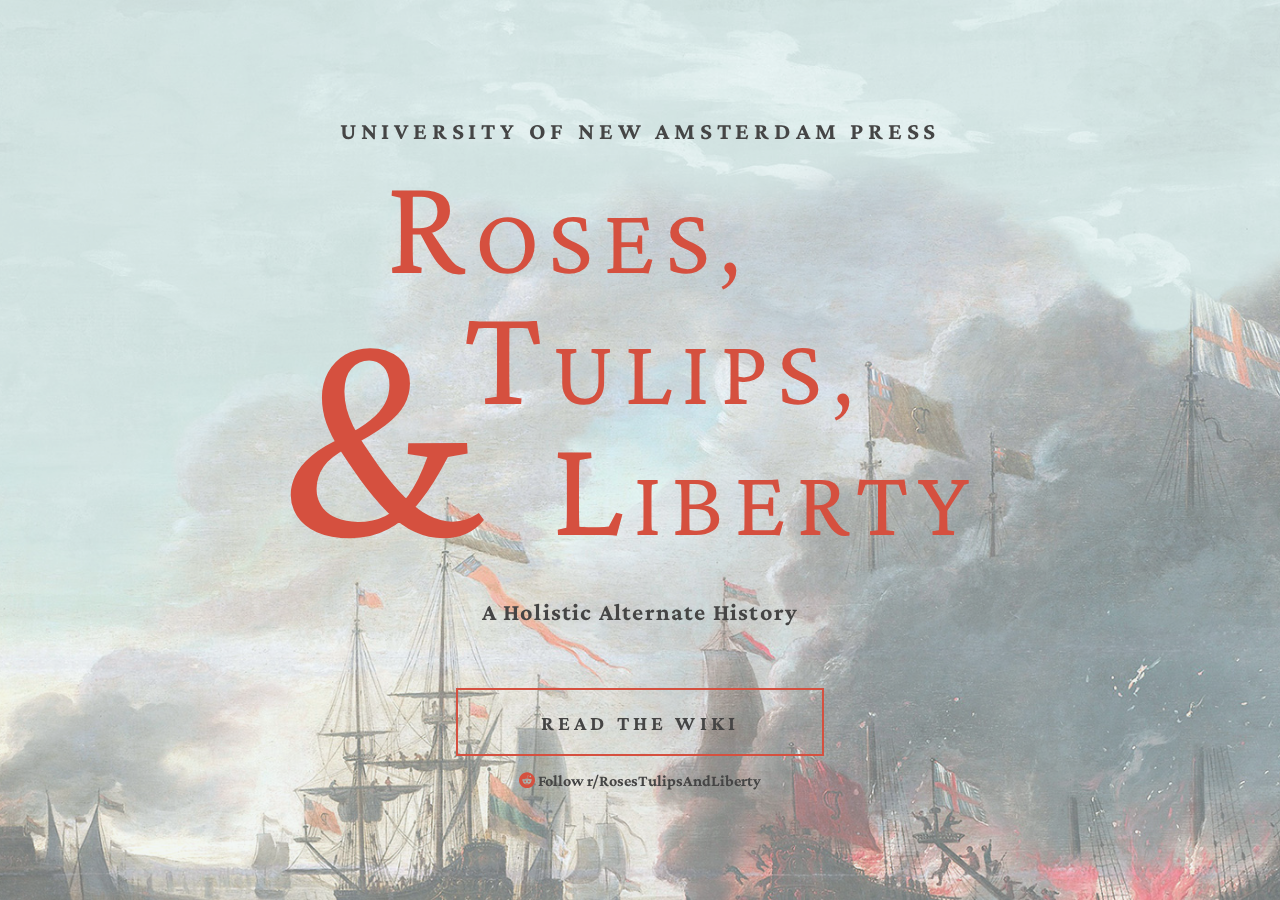
<file: index.html>
<!DOCTYPE html>

<html>
    <head>
        <meta name="theme-color" content="#E1ECEB">
        <meta name="viewport" content="width=device-width, initial-scale=1.0, viewport-fit=cover">

        <title>Roses, Tulips, & Liberty</title>
        <meta name="description" content="What if the Dutch colonized North America? Roses, Tulips, and Liberty answers that question in the form of a holistic alternate history project." />
        <link rel="stylesheet" href="css/styles-v4.css">
        <link rel="preconnect" href="https://fonts.googleapis.com">
        <link rel="preconnect" href="https://fonts.gstatic.com" crossorigin>
        <link href="https://fonts.googleapis.com/css2?family=Crimson+Pro:wght@400;700&display=swap" rel="stylesheet">
        <link rel="stylesheet" href="https://cdnjs.cloudflare.com/ajax/libs/font-awesome/4.7.0/css/font-awesome.min.css">

        <style>[data-entrance] { visibility: hidden; }</style>
    </head>

    <body class="no-margin">
        <div id="wrapper">
            <div data-entrance="custom-fade" data-entrance-delay="3000" class="bg"></div>
            <div class="content">
                <div align="center">
                    <p data-entrance="fade-normal" class="no-margin university-font">
                        UNIVERSITY OF NEW AMSTERDAM PRESS
                    </p>
                    <p data-entrance="fade-normal" data-entrance-delay="1000" class="no-margin rose-tulips-liberty-font roses-text big-first-letter">
                        ROSES,
                    </p>
                    <p data-entrance="fade-normal" data-entrance-delay="1500" class="no-margin rose-tulips-liberty-font tulips-text big-first-letter">
                        TULIPS,
                    </p>
                    <p data-entrance="fade-normal" data-entrance-delay="2000" class="no-margin rose-tulips-liberty-font liberty-text big-first-letter">
                        LIBERTY
                    </p>
                    <p data-entrance="fade-normal" data-entrance-delay="2000" class="no-margin rose-tulips-liberty-font and-text">
                        &
                    </p>
                    <p data-entrance="fade-normal" data-entrance-delay="3000" class="no-margin historical-font">
                        A Holistic Alternate History
                    </p>
                    <div data-entrance="fade-normal" data-entrance-delay="3000" >
                        <a href="https://wiki.rosestulipsandliberty.com/" target="_blank" class="button button-design button-text wiki-button">
                            READ THE WIKI
                        </a>
                        <p class="reddit-text">
                            <a href="https://www.reddit.com/r/RosesTulipsAndLiberty/" target="_blank">
                                <i class="fa fa-reddit reddit-icon"></i> Follow r/RosesTulipsAndLiberty
                            </a>
                        </p>
                    </div>
                </div>
            </div>
        </div>
    </body>

    <script src="https://ajax.googleapis.com/ajax/libs/jquery/1.7.1/jquery.min.js" type="text/javascript"></script>
    <script src="js/scroll-entrance.js"></script>
</html>
</file>
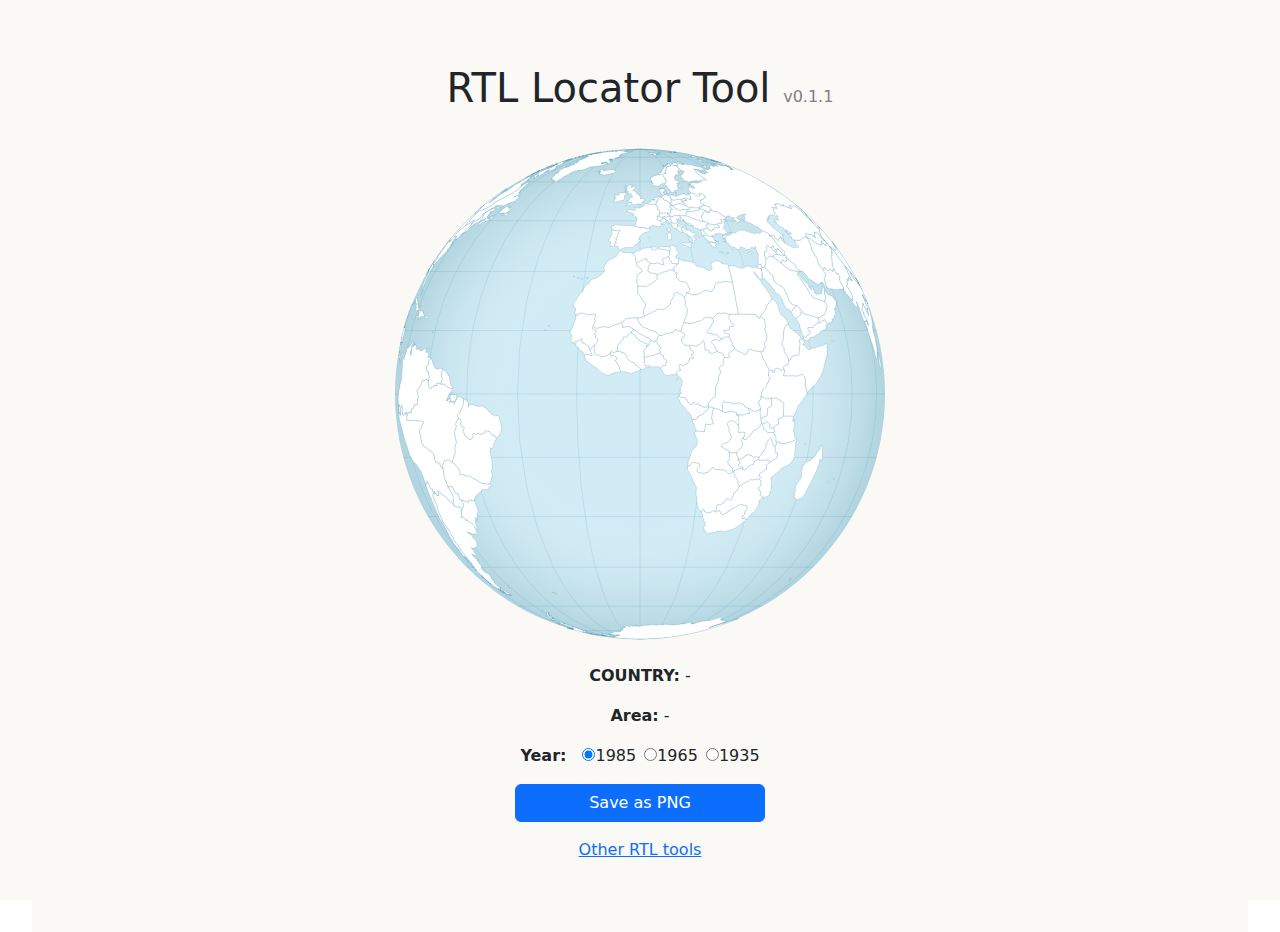
<file: locator/index.html>
<!doctype html>
<html lang="en">
  <head>
    <meta charset="UTF-8" />
    <meta name="viewport" content="width=device-width, initial-scale=1.0" />
    <title>RTL Locator Tool</title>
    <script type="module" crossorigin src="/locator/assets/index-BRUK4m-b.js"></script>
    <link rel="stylesheet" crossorigin href="/locator/assets/index-unR0L7ig.css">
  </head>
  <body>
    <div id="app"></div>
  </body>
</html>
</file>
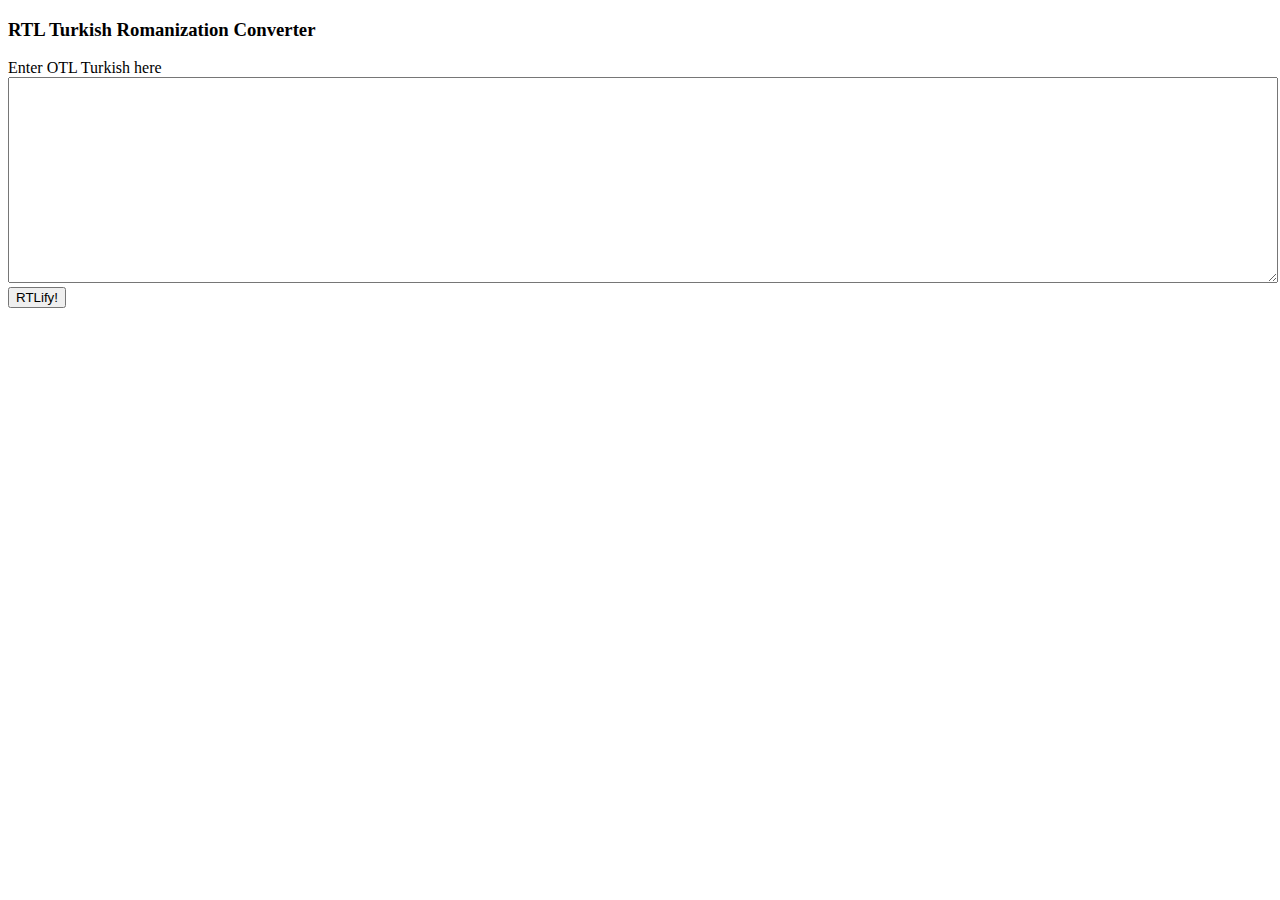
<file: lang/turkish.html>
<!DOCTYPE html>
<html>
    <head><title>RTL Turkish Romanization Converter</title></head>
<body>

<h3>RTL Turkish Romanization Converter</h3>

Enter OTL Turkish here<br>
<textarea id='b4' style='width:100%;height:200px';>
</textarea>
<button type='button' onclick='rtlify()'>RTLify!</button>
<p id='after'></p>

<script>
const ortho_uppercase = {
    "B":"B",
    "C":"Dsch",
    "Ç":"Tsch",
    "D":"D",
    "F":"F",
    "G":"G",
    "Ğ":((l, p, n) => {
        if ((p =='O' || p == 'Ö') && (n =='a' || n == 'Â')) 
            return 'U';
        else if (((p =='A' || p == 'Â' || p == 'O' || p == 'Ö' || p == 'Ü' || p == 'U') && (n =='A' || n == 'Â' || n == 'O' || n == 'Ö' || n == 'Ü' || n == 'U')) 
            || (p == n)) // if p==n Or next character isn't a letter
            return 'H';
        else if ((p =='e' || p == 'ı' || p == 'i' || p == 'î') && (n =='a' || n == 'Â' || n == 'O' || n == 'Ö' || n == 'Ü' || n == 'U'))
            return 'J';
        else
            return 'H';
    }),
    "H":"H",
    "J":"Zh",
    "K":"K",
    "L":"L",
    "M":"M",
    "N":"N",
    "P":"P",
    "R":"R",
    "S":"S",
    "Ş":"Sh",
    "T":"T",
    "V":"W",
    "Y":"J",
    "Z":"S",
    "A":"A",
    "E":"E",
    "Î":'I',
    "İ":"I",
    "I":"I",
    "O":"O",
    "Ö":"Oe",
    "U":"U",
    "Ü":"Ue",
};
const ortho_lowercase = {
    "b":"b",
    "c":"dsch",
    "ç":"tsch",
    "d":"d",
    "f":"f",
    "g":"g",
    "ğ":((l, p, n) => {
        if ((p =='o' || p == 'ö') && (n =='a' || n == 'â')) 
            return 'u';
        else if (((p =='a' || p == 'â' || p == 'o' || p == 'ö' || p == 'ü' || p == 'u') && (n =='a' || n == 'â' || n == 'o' || n == 'ö' || n == 'ü' || n == 'u')) 
            || (p == n)) // if p==n or next character isn't a letter
            return 'h';
        else if ((p =='e' || p == 'ı' || p == 'i' || p == 'î') && (n =='a' || n == 'â' || n == 'o' || n == 'ö' || n == 'ü' || n == 'u'))
            return 'j';
        else
            return 'h';
    }),
    "h":"h",
    "j":"zh",
    "k":"k",
    "l":"l",
    "m":"m",
    "n":"n",
    "p":"p",
    "r":"r",
    "s":"s",
    "ş":"sch",
    "t":"t",
    "v":"w",
    "y":"j",
    "z":"s",
    "a":"a",
    "e":"e",
    "î":"i",
    "i̇":"i",
    "ı":"i",
    "o":"o",
    "ö":"oe",
    "u":"u",
    "ü":"ue",
}
const ortho_symbols = {
    '\'':'',
}
const ortho = {
    ...ortho_lowercase,
    ...ortho_uppercase,
    ...ortho_symbols
};

function isLetter(c) {
  return c.toLowerCase() != c.toUpperCase();
}

function rtlify() {
  var isUpperCase = x => x.toUpperCase() && x != x.toLowerCase();
  var txt_new = "";
  var txt = Array.from(document.getElementById('b4').value);
  var p = ''; // previous letter
  var n = txt[1]; // next letter
  txt.forEach((l,idx) => {
    switch (typeof ortho[l]) {
        case 'string':
            txt_new+=ortho[l];
            break;
        case 'function':
            txt_new+=ortho[l].call(this,l,p,n);
            break;
        default:
            txt_new+=l
            break;
    }
    // set new previous and next
    p = l,
    n = txt[idx+2]
  });
  document.getElementById('after').innerHTML = txt_new;
}


</script>

</body>
</html>
</file>
<file: css/styles-v4.css>
/*#region General CSS*/
body, html {
    -webkit-text-size-adjust: none;
}

body {
    background-color: #E1ECEB;
}

.no-margin {
    margin: 0;
    padding: 0;
    border: 0;
    outline: 0;
}

.bg {
    background: url(../Assets/bg.jpg) no-repeat center center fixed;
    background-size: cover;
    overflow: hidden;
    position: fixed;
    z-index: -100;
    height: 100%;
    width: 100%;
}

/*#endregion General CSS*/
  
/*#region Button Design*/
.button-text {
    font-family: 'Crimson Pro', serif;
    font-weight: 700;
    letter-spacing: 0.2em;
    color: #454545;
    font-size: 1em;
}

.button-design {
    background-color: #d5513f00;   
    border: none;
    color: #454545;
    padding: 1em 4em;
    text-align: center;
    text-decoration: none;
    display: inline-block;
    cursor: pointer;
    border: .1em solid #D5503F;
    transition: all 0.2s;
}

.button-design:hover {
    background-color: #d5513f;
    color: white;
}

.button-design span {
    cursor: pointer;
    display: inline-block;
    position: relative;
    transition: 0.5s;
}

.wiki-button {
    margin-top: 3em;
}

.reddit-icon {
    color: #d5513f;
}

.reddit-text a {
    text-decoration: none;
    cursor: pointer;
    color: #454545;
}

.reddit-text a:hover {
    color: #d5513f;
}
/*#endregion Button Design*/

/*#region Text Title Design*/
.reddit-text {
    font-family: 'Crimson Pro', serif;
    font-weight: 700;
    font-size: 0.7em;
    margin-bottom: 5em;
}

.rose-tulips-liberty-font{
    font-family: 'Crimson Pro', serif;
}

.rose-tulips-liberty-font{
    font-family: 'Crimson Pro', serif;
    font-weight: 400;
    color: #D5503F;
    font-size: 3em;
    letter-spacing: 0.1em;
}

.university-font{
    font-family: 'Crimson Pro', serif;
    font-weight: 700;
    letter-spacing: 0.2em;
    color: #454545;
    padding-top: 20vh;
    font-size: 0.7em;
}

.historical-font{
    font-family: 'Crimson Pro', serif;
    font-weight: 700;
    color: #454545;
    font-size: 0.7em;
    letter-spacing: 0.05em;
    margin-top: 0em;
}

.big-first-letter::first-letter{
    font-size: 1.5em;
}

.roses-text {
    margin-left: -1.5em;
}

.tulips-text {
    margin-left: 0.5em;
    margin-top: -0.5em;
}

.and-text {
    margin-left: -1.7em;
    margin-top: -1em;
    font-size: 8em;
}

.liberty-text {
    margin-left: 2.6em;
    margin-top: -0.5em;
}

.and-liberty-div p {
    display: inline-block;
    vertical-align: top;
}
  

@media only screen and (min-width: 768px) {
    .button-text {
        font-size: 1.3em;
    }

    .reddit-text {
        font-size: 1em;
    }

    .rose-tulips-liberty-font{
        font-size: 6em;
    }
    
    .university-font{
        font-size: 1.5em;
        padding-top: 13vh;
    }
    
    .historical-font{
        font-size: 1.5em;
    }

    .big-first-letter::first-letter{
        font-size: 1.5em;
    }

    .roses-text {
        margin-left: -1.5em;
    }
    
    .tulips-text {
        margin-left: 0.5em;
        margin-top: -0.3em;
    }
    
    .and-text {
        margin-left: -1.7em;
        margin-top: -1em;
        font-size: 18em;
    }
    
    .liberty-text {
        margin-left: 2.6em;
        margin-top: -0.3em;
    }
}
/*#endregion Text Title Design*/

/*#region Animation*/
[data-entrance="custom-fade"]{
    opacity: 0;
    height: 110%;
}
[data-entrance="custom-fade"].has-entered{
    opacity: 0.6 !important;
}
[data-entrance="fade-normal"]{
    opacity: 0;
}
[data-entrance="fade-normal"].has-entered{
    opacity: 1.0 !important;
}
/*#endregion Animation*/
</file>
<file: locator/assets/index-unR0L7ig.css>
@charset "UTF-8";abbr[title]{text-decoration:underline dotted;cursor:help;text-decoration-skip-ink:none}.form-control::file-selector-button{padding:.375rem .75rem;margin:-.375rem -.75rem;margin-inline-end:.75rem;color:var(--bs-body-color);background-color:var(--bs-tertiary-bg);pointer-events:none;border-color:inherit;border-style:solid;border-width:0;border-inline-end-width:var(--bs-border-width);border-radius:0;transition:color .15s ease-in-out,background-color .15s ease-in-out,border-color .15s ease-in-out,box-shadow .15s ease-in-out}@media (prefers-reduced-motion: reduce){.form-control::file-selector-button{transition:none}}.form-control-sm::file-selector-button{padding:.25rem .5rem;margin:-.25rem -.5rem;margin-inline-end:.5rem}.form-control-lg::file-selector-button{padding:.5rem 1rem;margin:-.5rem -1rem;margin-inline-end:1rem}.form-select{--bs-form-select-bg-img: url("data:image/svg+xml,%3csvg xmlns='http://www.w3.org/2000/svg' viewBox='0 0 16 16'%3e%3cpath fill='none' stroke='%23343a40' stroke-linecap='round' stroke-linejoin='round' stroke-width='2' d='m2 5 6 6 6-6'/%3e%3c/svg%3e");display:block;width:100%;padding:.375rem 2.25rem .375rem .75rem;font-size:1rem;font-weight:400;line-height:1.5;color:var(--bs-body-color);-webkit-appearance:none;-moz-appearance:none;appearance:none;background-color:var(--bs-body-bg);background-image:var(--bs-form-select-bg-img),var(--bs-form-select-bg-icon, none);background-repeat:no-repeat;background-position:right .75rem center;background-size:16px 12px;border:var(--bs-border-width) solid var(--bs-border-color);border-radius:var(--bs-border-radius);transition:border-color .15s ease-in-out,box-shadow .15s ease-in-out}[data-bs-theme=dark] .form-select{--bs-form-select-bg-img: url("data:image/svg+xml,%3csvg xmlns='http://www.w3.org/2000/svg' viewBox='0 0 16 16'%3e%3cpath fill='none' stroke='%23dee2e6' stroke-linecap='round' stroke-linejoin='round' stroke-width='2' d='m2 5 6 6 6-6'/%3e%3c/svg%3e")}.form-check-input{--bs-form-check-bg: var(--bs-body-bg);flex-shrink:0;width:1em;height:1em;margin-top:.25em;vertical-align:top;-webkit-appearance:none;-moz-appearance:none;appearance:none;background-color:var(--bs-form-check-bg);background-image:var(--bs-form-check-bg-image);background-repeat:no-repeat;background-position:center;background-size:contain;border:var(--bs-border-width) solid var(--bs-border-color);-webkit-print-color-adjust:exact;print-color-adjust:exact}.form-check-input:checked[type=checkbox]{--bs-form-check-bg-image: url("data:image/svg+xml,%3csvg xmlns='http://www.w3.org/2000/svg' viewBox='0 0 20 20'%3e%3cpath fill='none' stroke='%23fff' stroke-linecap='round' stroke-linejoin='round' stroke-width='3' d='m6 10 3 3 6-6'/%3e%3c/svg%3e")}.form-check-input:checked[type=radio]{--bs-form-check-bg-image: url("data:image/svg+xml,%3csvg xmlns='http://www.w3.org/2000/svg' viewBox='-4 -4 8 8'%3e%3ccircle r='2' fill='%23fff'/%3e%3c/svg%3e")}.form-check-input[type=checkbox]:indeterminate{background-color:#0d6efd;border-color:#0d6efd;--bs-form-check-bg-image: url("data:image/svg+xml,%3csvg xmlns='http://www.w3.org/2000/svg' viewBox='0 0 20 20'%3e%3cpath fill='none' stroke='%23fff' stroke-linecap='round' stroke-linejoin='round' stroke-width='3' d='M6 10h8'/%3e%3c/svg%3e")}.form-switch .form-check-input{--bs-form-switch-bg: url("data:image/svg+xml,%3csvg xmlns='http://www.w3.org/2000/svg' viewBox='-4 -4 8 8'%3e%3ccircle r='3' fill='rgba%280, 0, 0, 0.25%29'/%3e%3c/svg%3e");width:2em;margin-left:-2.5em;background-image:var(--bs-form-switch-bg);background-position:left center;border-radius:2em;transition:background-position .15s ease-in-out}.form-switch .form-check-input:focus{--bs-form-switch-bg: url("data:image/svg+xml,%3csvg xmlns='http://www.w3.org/2000/svg' viewBox='-4 -4 8 8'%3e%3ccircle r='3' fill='%2386b7fe'/%3e%3c/svg%3e")}.form-switch .form-check-input:checked{background-position:right center;--bs-form-switch-bg: url("data:image/svg+xml,%3csvg xmlns='http://www.w3.org/2000/svg' viewBox='-4 -4 8 8'%3e%3ccircle r='3' fill='%23fff'/%3e%3c/svg%3e")}[data-bs-theme=dark] .form-switch .form-check-input:not(:checked):not(:focus){--bs-form-switch-bg: url("data:image/svg+xml,%3csvg xmlns='http://www.w3.org/2000/svg' viewBox='-4 -4 8 8'%3e%3ccircle r='3' fill='rgba%28255, 255, 255, 0.25%29'/%3e%3c/svg%3e")}.form-range::-webkit-slider-thumb{width:1rem;height:1rem;margin-top:-.25rem;-webkit-appearance:none;-moz-appearance:none;appearance:none;background-color:#0d6efd;border:0;border-radius:1rem;transition:background-color .15s ease-in-out,border-color .15s ease-in-out,box-shadow .15s ease-in-out}@media (prefers-reduced-motion: reduce){.form-range::-webkit-slider-thumb{transition:none}}.form-range::-moz-range-thumb{width:1rem;height:1rem;-webkit-appearance:none;-moz-appearance:none;appearance:none;background-color:#0d6efd;border:0;border-radius:1rem;transition:background-color .15s ease-in-out,border-color .15s ease-in-out,box-shadow .15s ease-in-out}@media (prefers-reduced-motion: reduce){.form-range::-moz-range-thumb{transition:none}}.was-validated .form-control:valid,.form-control.is-valid{border-color:var(--bs-form-valid-border-color);padding-right:calc(1.5em + .75rem);background-image:url("data:image/svg+xml,%3csvg xmlns='http://www.w3.org/2000/svg' viewBox='0 0 8 8'%3e%3cpath fill='%23198754' d='M2.3 6.73.6 4.53c-.4-1.04.46-1.4 1.1-.8l1.1 1.4 3.4-3.8c.6-.63 1.6-.27 1.2.7l-4 4.6c-.43.5-.8.4-1.1.1z'/%3e%3c/svg%3e");background-repeat:no-repeat;background-position:right calc(.375em + .1875rem) center;background-size:calc(.75em + .375rem) calc(.75em + .375rem)}.was-validated .form-select:valid:not([multiple]):not([size]),.was-validated .form-select:valid:not([multiple])[size="1"],.form-select.is-valid:not([multiple]):not([size]),.form-select.is-valid:not([multiple])[size="1"]{--bs-form-select-bg-icon: url("data:image/svg+xml,%3csvg xmlns='http://www.w3.org/2000/svg' viewBox='0 0 8 8'%3e%3cpath fill='%23198754' d='M2.3 6.73.6 4.53c-.4-1.04.46-1.4 1.1-.8l1.1 1.4 3.4-3.8c.6-.63 1.6-.27 1.2.7l-4 4.6c-.43.5-.8.4-1.1.1z'/%3e%3c/svg%3e");padding-right:4.125rem;background-position:right .75rem center,center right 2.25rem;background-size:16px 12px,calc(.75em + .375rem) calc(.75em + .375rem)}.was-validated .form-control:invalid,.form-control.is-invalid{border-color:var(--bs-form-invalid-border-color);padding-right:calc(1.5em + .75rem);background-image:url("data:image/svg+xml,%3csvg xmlns='http://www.w3.org/2000/svg' viewBox='0 0 12 12' width='12' height='12' fill='none' stroke='%23dc3545'%3e%3ccircle cx='6' cy='6' r='4.5'/%3e%3cpath stroke-linejoin='round' d='M5.8 3.6h.4L6 6.5z'/%3e%3ccircle cx='6' cy='8.2' r='.6' fill='%23dc3545' stroke='none'/%3e%3c/svg%3e");background-repeat:no-repeat;background-position:right calc(.375em + .1875rem) center;background-size:calc(.75em + .375rem) calc(.75em + .375rem)}.was-validated .form-select:invalid:not([multiple]):not([size]),.was-validated .form-select:invalid:not([multiple])[size="1"],.form-select.is-invalid:not([multiple]):not([size]),.form-select.is-invalid:not([multiple])[size="1"]{--bs-form-select-bg-icon: url("data:image/svg+xml,%3csvg xmlns='http://www.w3.org/2000/svg' viewBox='0 0 12 12' width='12' height='12' fill='none' stroke='%23dc3545'%3e%3ccircle cx='6' cy='6' r='4.5'/%3e%3cpath stroke-linejoin='round' d='M5.8 3.6h.4L6 6.5z'/%3e%3ccircle cx='6' cy='8.2' r='.6' fill='%23dc3545' stroke='none'/%3e%3c/svg%3e");padding-right:4.125rem;background-position:right .75rem center,center right 2.25rem;background-size:16px 12px,calc(.75em + .375rem) calc(.75em + .375rem)}.btn{--bs-btn-padding-x: .75rem;--bs-btn-padding-y: .375rem;--bs-btn-font-family: ;--bs-btn-font-size: 1rem;--bs-btn-font-weight: 400;--bs-btn-line-height: 1.5;--bs-btn-color: var(--bs-body-color);--bs-btn-bg: transparent;--bs-btn-border-width: var(--bs-border-width);--bs-btn-border-color: transparent;--bs-btn-border-radius: var(--bs-border-radius);--bs-btn-hover-border-color: transparent;--bs-btn-box-shadow: inset 0 1px 0 rgba(255, 255, 255, .15), 0 1px 1px rgba(0, 0, 0, .075);--bs-btn-disabled-opacity: .65;--bs-btn-focus-box-shadow: 0 0 0 .25rem rgba(var(--bs-btn-focus-shadow-rgb), .5);display:inline-block;padding:var(--bs-btn-padding-y) var(--bs-btn-padding-x);font-family:var(--bs-btn-font-family);font-size:var(--bs-btn-font-size);font-weight:var(--bs-btn-font-weight);line-height:var(--bs-btn-line-height);color:var(--bs-btn-color);text-align:center;text-decoration:none;vertical-align:middle;cursor:pointer;-webkit-user-select:none;user-select:none;border:var(--bs-btn-border-width) solid var(--bs-btn-border-color);border-radius:var(--bs-btn-border-radius);background-color:var(--bs-btn-bg);transition:color .15s ease-in-out,background-color .15s ease-in-out,border-color .15s ease-in-out,box-shadow .15s ease-in-out}.navbar{--bs-navbar-padding-x: 0;--bs-navbar-padding-y: .5rem;--bs-navbar-color: rgba(var(--bs-emphasis-color-rgb), .65);--bs-navbar-hover-color: rgba(var(--bs-emphasis-color-rgb), .8);--bs-navbar-disabled-color: rgba(var(--bs-emphasis-color-rgb), .3);--bs-navbar-active-color: rgba(var(--bs-emphasis-color-rgb), 1);--bs-navbar-brand-padding-y: .3125rem;--bs-navbar-brand-margin-end: 1rem;--bs-navbar-brand-font-size: 1.25rem;--bs-navbar-brand-color: rgba(var(--bs-emphasis-color-rgb), 1);--bs-navbar-brand-hover-color: rgba(var(--bs-emphasis-color-rgb), 1);--bs-navbar-nav-link-padding-x: .5rem;--bs-navbar-toggler-padding-y: .25rem;--bs-navbar-toggler-padding-x: .75rem;--bs-navbar-toggler-font-size: 1.25rem;--bs-navbar-toggler-icon-bg: url("data:image/svg+xml,%3csvg xmlns='http://www.w3.org/2000/svg' viewBox='0 0 30 30'%3e%3cpath stroke='rgba%2833, 37, 41, 0.75%29' stroke-linecap='round' stroke-miterlimit='10' stroke-width='2' d='M4 7h22M4 15h22M4 23h22'/%3e%3c/svg%3e");--bs-navbar-toggler-border-color: rgba(var(--bs-emphasis-color-rgb), .15);--bs-navbar-toggler-border-radius: var(--bs-border-radius);--bs-navbar-toggler-focus-width: .25rem;--bs-navbar-toggler-transition: box-shadow .15s ease-in-out;position:relative;display:flex;flex-wrap:wrap;align-items:center;justify-content:space-between;padding:var(--bs-navbar-padding-y) var(--bs-navbar-padding-x)}.navbar-dark,.navbar[data-bs-theme=dark]{--bs-navbar-color: rgba(255, 255, 255, .55);--bs-navbar-hover-color: rgba(255, 255, 255, .75);--bs-navbar-disabled-color: rgba(255, 255, 255, .25);--bs-navbar-active-color: #fff;--bs-navbar-brand-color: #fff;--bs-navbar-brand-hover-color: #fff;--bs-navbar-toggler-border-color: rgba(255, 255, 255, .1);--bs-navbar-toggler-icon-bg: url("data:image/svg+xml,%3csvg xmlns='http://www.w3.org/2000/svg' viewBox='0 0 30 30'%3e%3cpath stroke='rgba%28255, 255, 255, 0.55%29' stroke-linecap='round' stroke-miterlimit='10' stroke-width='2' d='M4 7h22M4 15h22M4 23h22'/%3e%3c/svg%3e")}[data-bs-theme=dark] .navbar-toggler-icon{--bs-navbar-toggler-icon-bg: url("data:image/svg+xml,%3csvg xmlns='http://www.w3.org/2000/svg' viewBox='0 0 30 30'%3e%3cpath stroke='rgba%28255, 255, 255, 0.55%29' stroke-linecap='round' stroke-miterlimit='10' stroke-width='2' d='M4 7h22M4 15h22M4 23h22'/%3e%3c/svg%3e")}.accordion{--bs-accordion-color: var(--bs-body-color);--bs-accordion-bg: var(--bs-body-bg);--bs-accordion-transition: color .15s ease-in-out, background-color .15s ease-in-out, border-color .15s ease-in-out, box-shadow .15s ease-in-out, border-radius .15s ease;--bs-accordion-border-color: var(--bs-border-color);--bs-accordion-border-width: var(--bs-border-width);--bs-accordion-border-radius: var(--bs-border-radius);--bs-accordion-inner-border-radius: calc(var(--bs-border-radius) - (var(--bs-border-width)));--bs-accordion-btn-padding-x: 1.25rem;--bs-accordion-btn-padding-y: 1rem;--bs-accordion-btn-color: var(--bs-body-color);--bs-accordion-btn-bg: var(--bs-accordion-bg);--bs-accordion-btn-icon: url("data:image/svg+xml,%3csvg xmlns='http://www.w3.org/2000/svg' viewBox='0 0 16 16' fill='none' stroke='%23212529' stroke-linecap='round' stroke-linejoin='round'%3e%3cpath d='M2 5L8 11L14 5'/%3e%3c/svg%3e");--bs-accordion-btn-icon-width: 1.25rem;--bs-accordion-btn-icon-transform: rotate(-180deg);--bs-accordion-btn-icon-transition: transform .2s ease-in-out;--bs-accordion-btn-active-icon: url("data:image/svg+xml,%3csvg xmlns='http://www.w3.org/2000/svg' viewBox='0 0 16 16' fill='none' stroke='%23052c65' stroke-linecap='round' stroke-linejoin='round'%3e%3cpath d='M2 5L8 11L14 5'/%3e%3c/svg%3e");--bs-accordion-btn-focus-box-shadow: 0 0 0 .25rem rgba(13, 110, 253, .25);--bs-accordion-body-padding-x: 1.25rem;--bs-accordion-body-padding-y: 1rem;--bs-accordion-active-color: var(--bs-primary-text-emphasis);--bs-accordion-active-bg: var(--bs-primary-bg-subtle)}[data-bs-theme=dark] .accordion-button:after{--bs-accordion-btn-icon: url("data:image/svg+xml,%3csvg xmlns='http://www.w3.org/2000/svg' viewBox='0 0 16 16' fill='%236ea8fe'%3e%3cpath fill-rule='evenodd' d='M1.646 4.646a.5.5 0 0 1 .708 0L8 10.293l5.646-5.647a.5.5 0 0 1 .708.708l-6 6a.5.5 0 0 1-.708 0l-6-6a.5.5 0 0 1 0-.708z'/%3e%3c/svg%3e");--bs-accordion-btn-active-icon: url("data:image/svg+xml,%3csvg xmlns='http://www.w3.org/2000/svg' viewBox='0 0 16 16' fill='%236ea8fe'%3e%3cpath fill-rule='evenodd' d='M1.646 4.646a.5.5 0 0 1 .708 0L8 10.293l5.646-5.647a.5.5 0 0 1 .708.708l-6 6a.5.5 0 0 1-.708 0l-6-6a.5.5 0 0 1 0-.708z'/%3e%3c/svg%3e")}.btn-close{--bs-btn-close-color: #000;--bs-btn-close-bg: url("data:image/svg+xml,%3csvg xmlns='http://www.w3.org/2000/svg' viewBox='0 0 16 16' fill='%23000'%3e%3cpath d='M.293.293a1 1 0 0 1 1.414 0L8 6.586 14.293.293a1 1 0 1 1 1.414 1.414L9.414 8l6.293 6.293a1 1 0 0 1-1.414 1.414L8 9.414l-6.293 6.293a1 1 0 0 1-1.414-1.414L6.586 8 .293 1.707a1 1 0 0 1 0-1.414z'/%3e%3c/svg%3e");--bs-btn-close-opacity: .5;--bs-btn-close-hover-opacity: .75;--bs-btn-close-focus-shadow: 0 0 0 .25rem rgba(13, 110, 253, .25);--bs-btn-close-focus-opacity: 1;--bs-btn-close-disabled-opacity: .25;--bs-btn-close-white-filter: invert(1) grayscale(100%) brightness(200%);box-sizing:content-box;width:1em;height:1em;padding:.25em;color:var(--bs-btn-close-color);background:transparent var(--bs-btn-close-bg) center/1em auto no-repeat;border:0;border-radius:.375rem;opacity:var(--bs-btn-close-opacity)}.btn-close:disabled,.btn-close.disabled{pointer-events:none;-webkit-user-select:none;user-select:none;opacity:var(--bs-btn-close-disabled-opacity)}.toast-container{--bs-toast-zindex: 1090;position:absolute;z-index:var(--bs-toast-zindex);width:max-content;max-width:100%;pointer-events:none}.carousel-item{position:relative;display:none;float:left;width:100%;margin-right:-100%;backface-visibility:hidden;transition:transform .6s ease-in-out}.carousel-control-prev-icon{background-image:url("data:image/svg+xml,%3csvg xmlns='http://www.w3.org/2000/svg' viewBox='0 0 16 16' fill='%23fff'%3e%3cpath d='M11.354 1.646a.5.5 0 0 1 0 .708L5.707 8l5.647 5.646a.5.5 0 0 1-.708.708l-6-6a.5.5 0 0 1 0-.708l6-6a.5.5 0 0 1 .708 0z'/%3e%3c/svg%3e")}.carousel-control-next-icon{background-image:url("data:image/svg+xml,%3csvg xmlns='http://www.w3.org/2000/svg' viewBox='0 0 16 16' fill='%23fff'%3e%3cpath d='M4.646 1.646a.5.5 0 0 1 .708 0l6 6a.5.5 0 0 1 0 .708l-6 6a.5.5 0 0 1-.708-.708L10.293 8 4.646 2.354a.5.5 0 0 1 0-.708z'/%3e%3c/svg%3e")}.placeholder-wave{-webkit-mask-image:linear-gradient(130deg,#000 55%,#000c,#000 95%);mask-image:linear-gradient(130deg,#000 55%,#000c,#000 95%);-webkit-mask-size:200% 100%;mask-size:200% 100%;animation:placeholder-wave 2s linear infinite}.link-primary{color:RGBA(var(--bs-primary-rgb),var(--bs-link-opacity, 1))!important;text-decoration-color:RGBA(var(--bs-primary-rgb),var(--bs-link-underline-opacity, 1))!important}.link-primary:hover,.link-primary:focus{color:RGBA(10,88,202,var(--bs-link-opacity, 1))!important;text-decoration-color:RGBA(10,88,202,var(--bs-link-underline-opacity, 1))!important}.link-secondary{color:RGBA(var(--bs-secondary-rgb),var(--bs-link-opacity, 1))!important;text-decoration-color:RGBA(var(--bs-secondary-rgb),var(--bs-link-underline-opacity, 1))!important}.link-secondary:hover,.link-secondary:focus{color:RGBA(86,94,100,var(--bs-link-opacity, 1))!important;text-decoration-color:RGBA(86,94,100,var(--bs-link-underline-opacity, 1))!important}.link-success{color:RGBA(var(--bs-success-rgb),var(--bs-link-opacity, 1))!important;text-decoration-color:RGBA(var(--bs-success-rgb),var(--bs-link-underline-opacity, 1))!important}.link-success:hover,.link-success:focus{color:RGBA(20,108,67,var(--bs-link-opacity, 1))!important;text-decoration-color:RGBA(20,108,67,var(--bs-link-underline-opacity, 1))!important}.link-info{color:RGBA(var(--bs-info-rgb),var(--bs-link-opacity, 1))!important;text-decoration-color:RGBA(var(--bs-info-rgb),var(--bs-link-underline-opacity, 1))!important}.link-info:hover,.link-info:focus{color:RGBA(61,213,243,var(--bs-link-opacity, 1))!important;text-decoration-color:RGBA(61,213,243,var(--bs-link-underline-opacity, 1))!important}.link-warning{color:RGBA(var(--bs-warning-rgb),var(--bs-link-opacity, 1))!important;text-decoration-color:RGBA(var(--bs-warning-rgb),var(--bs-link-underline-opacity, 1))!important}.link-warning:hover,.link-warning:focus{color:RGBA(255,205,57,var(--bs-link-opacity, 1))!important;text-decoration-color:RGBA(255,205,57,var(--bs-link-underline-opacity, 1))!important}.link-danger{color:RGBA(var(--bs-danger-rgb),var(--bs-link-opacity, 1))!important;text-decoration-color:RGBA(var(--bs-danger-rgb),var(--bs-link-underline-opacity, 1))!important}.link-danger:hover,.link-danger:focus{color:RGBA(176,42,55,var(--bs-link-opacity, 1))!important;text-decoration-color:RGBA(176,42,55,var(--bs-link-underline-opacity, 1))!important}.link-light{color:RGBA(var(--bs-light-rgb),var(--bs-link-opacity, 1))!important;text-decoration-color:RGBA(var(--bs-light-rgb),var(--bs-link-underline-opacity, 1))!important}.link-light:hover,.link-light:focus{color:RGBA(249,250,251,var(--bs-link-opacity, 1))!important;text-decoration-color:RGBA(249,250,251,var(--bs-link-underline-opacity, 1))!important}.link-dark{color:RGBA(var(--bs-dark-rgb),var(--bs-link-opacity, 1))!important;text-decoration-color:RGBA(var(--bs-dark-rgb),var(--bs-link-underline-opacity, 1))!important}.link-dark:hover,.link-dark:focus{color:RGBA(26,30,33,var(--bs-link-opacity, 1))!important;text-decoration-color:RGBA(26,30,33,var(--bs-link-underline-opacity, 1))!important}.link-body-emphasis{color:RGBA(var(--bs-emphasis-color-rgb),var(--bs-link-opacity, 1))!important;text-decoration-color:RGBA(var(--bs-emphasis-color-rgb),var(--bs-link-underline-opacity, 1))!important}.link-body-emphasis:hover,.link-body-emphasis:focus{color:RGBA(var(--bs-emphasis-color-rgb),var(--bs-link-opacity, .75))!important;text-decoration-color:RGBA(var(--bs-emphasis-color-rgb),var(--bs-link-underline-opacity, .75))!important}.icon-link{display:inline-flex;gap:.375rem;align-items:center;text-decoration-color:rgba(var(--bs-link-color-rgb),var(--bs-link-opacity, .5));text-underline-offset:.25em;backface-visibility:hidden}.sticky-top{position:sticky;top:0;z-index:1020}.sticky-bottom{position:sticky;bottom:0;z-index:1020}@media (min-width: 576px){.sticky-sm-top{position:sticky;top:0;z-index:1020}.sticky-sm-bottom{position:sticky;bottom:0;z-index:1020}}@media (min-width: 768px){.sticky-md-top{position:sticky;top:0;z-index:1020}.sticky-md-bottom{position:sticky;bottom:0;z-index:1020}}@media (min-width: 992px){.sticky-lg-top{position:sticky;top:0;z-index:1020}.sticky-lg-bottom{position:sticky;bottom:0;z-index:1020}}@media (min-width: 1200px){.sticky-xl-top{position:sticky;top:0;z-index:1020}.sticky-xl-bottom{position:sticky;bottom:0;z-index:1020}}@media (min-width: 1400px){.sticky-xxl-top{position:sticky;top:0;z-index:1020}.sticky-xxl-bottom{position:sticky;bottom:0;z-index:1020}}.object-fit-contain{object-fit:contain!important}.object-fit-cover{object-fit:cover!important}.object-fit-fill{object-fit:fill!important}.object-fit-scale{object-fit:scale-down!important}.object-fit-none{object-fit:none!important}.position-sticky{position:sticky!important}.column-gap-0{column-gap:0!important}.column-gap-1{column-gap:.25rem!important}.column-gap-2{column-gap:.5rem!important}.column-gap-3{column-gap:1rem!important}.column-gap-4{column-gap:1.5rem!important}.column-gap-5{column-gap:3rem!important}.link-underline-primary{--bs-link-underline-opacity: 1;text-decoration-color:rgba(var(--bs-primary-rgb),var(--bs-link-underline-opacity))!important}.link-underline-secondary{--bs-link-underline-opacity: 1;text-decoration-color:rgba(var(--bs-secondary-rgb),var(--bs-link-underline-opacity))!important}.link-underline-success{--bs-link-underline-opacity: 1;text-decoration-color:rgba(var(--bs-success-rgb),var(--bs-link-underline-opacity))!important}.link-underline-info{--bs-link-underline-opacity: 1;text-decoration-color:rgba(var(--bs-info-rgb),var(--bs-link-underline-opacity))!important}.link-underline-warning{--bs-link-underline-opacity: 1;text-decoration-color:rgba(var(--bs-warning-rgb),var(--bs-link-underline-opacity))!important}.link-underline-danger{--bs-link-underline-opacity: 1;text-decoration-color:rgba(var(--bs-danger-rgb),var(--bs-link-underline-opacity))!important}.link-underline-light{--bs-link-underline-opacity: 1;text-decoration-color:rgba(var(--bs-light-rgb),var(--bs-link-underline-opacity))!important}.link-underline-dark{--bs-link-underline-opacity: 1;text-decoration-color:rgba(var(--bs-dark-rgb),var(--bs-link-underline-opacity))!important}.link-underline{--bs-link-underline-opacity: 1;text-decoration-color:rgba(var(--bs-link-color-rgb),var(--bs-link-underline-opacity, 1))!important}.user-select-all{-webkit-user-select:all!important;user-select:all!important}.user-select-auto{-webkit-user-select:auto!important;user-select:auto!important}.user-select-none{-webkit-user-select:none!important;user-select:none!important}@media (min-width: 576px){.float-sm-start{float:left!important}.float-sm-end{float:right!important}.float-sm-none{float:none!important}.object-fit-sm-contain{object-fit:contain!important}.object-fit-sm-cover{object-fit:cover!important}.object-fit-sm-fill{object-fit:fill!important}.object-fit-sm-scale{object-fit:scale-down!important}.object-fit-sm-none{object-fit:none!important}.d-sm-inline{display:inline!important}.d-sm-inline-block{display:inline-block!important}.d-sm-block{display:block!important}.d-sm-grid{display:grid!important}.d-sm-inline-grid{display:inline-grid!important}.d-sm-table{display:table!important}.d-sm-table-row{display:table-row!important}.d-sm-table-cell{display:table-cell!important}.d-sm-flex{display:flex!important}.d-sm-inline-flex{display:inline-flex!important}.d-sm-none{display:none!important}.flex-sm-fill{flex:1 1 auto!important}.flex-sm-row{flex-direction:row!important}.flex-sm-column{flex-direction:column!important}.flex-sm-row-reverse{flex-direction:row-reverse!important}.flex-sm-column-reverse{flex-direction:column-reverse!important}.flex-sm-grow-0{flex-grow:0!important}.flex-sm-grow-1{flex-grow:1!important}.flex-sm-shrink-0{flex-shrink:0!important}.flex-sm-shrink-1{flex-shrink:1!important}.flex-sm-wrap{flex-wrap:wrap!important}.flex-sm-nowrap{flex-wrap:nowrap!important}.flex-sm-wrap-reverse{flex-wrap:wrap-reverse!important}.justify-content-sm-start{justify-content:flex-start!important}.justify-content-sm-end{justify-content:flex-end!important}.justify-content-sm-center{justify-content:center!important}.justify-content-sm-between{justify-content:space-between!important}.justify-content-sm-around{justify-content:space-around!important}.justify-content-sm-evenly{justify-content:space-evenly!important}.align-items-sm-start{align-items:flex-start!important}.align-items-sm-end{align-items:flex-end!important}.align-items-sm-center{align-items:center!important}.align-items-sm-baseline{align-items:baseline!important}.align-items-sm-stretch{align-items:stretch!important}.align-content-sm-start{align-content:flex-start!important}.align-content-sm-end{align-content:flex-end!important}.align-content-sm-center{align-content:center!important}.align-content-sm-between{align-content:space-between!important}.align-content-sm-around{align-content:space-around!important}.align-content-sm-stretch{align-content:stretch!important}.align-self-sm-auto{align-self:auto!important}.align-self-sm-start{align-self:flex-start!important}.align-self-sm-end{align-self:flex-end!important}.align-self-sm-center{align-self:center!important}.align-self-sm-baseline{align-self:baseline!important}.align-self-sm-stretch{align-self:stretch!important}.order-sm-first{order:-1!important}.order-sm-0{order:0!important}.order-sm-1{order:1!important}.order-sm-2{order:2!important}.order-sm-3{order:3!important}.order-sm-4{order:4!important}.order-sm-5{order:5!important}.order-sm-last{order:6!important}.m-sm-0{margin:0!important}.m-sm-1{margin:.25rem!important}.m-sm-2{margin:.5rem!important}.m-sm-3{margin:1rem!important}.m-sm-4{margin:1.5rem!important}.m-sm-5{margin:3rem!important}.m-sm-auto{margin:auto!important}.mx-sm-0{margin-right:0!important;margin-left:0!important}.mx-sm-1{margin-right:.25rem!important;margin-left:.25rem!important}.mx-sm-2{margin-right:.5rem!important;margin-left:.5rem!important}.mx-sm-3{margin-right:1rem!important;margin-left:1rem!important}.mx-sm-4{margin-right:1.5rem!important;margin-left:1.5rem!important}.mx-sm-5{margin-right:3rem!important;margin-left:3rem!important}.mx-sm-auto{margin-right:auto!important;margin-left:auto!important}.my-sm-0{margin-top:0!important;margin-bottom:0!important}.my-sm-1{margin-top:.25rem!important;margin-bottom:.25rem!important}.my-sm-2{margin-top:.5rem!important;margin-bottom:.5rem!important}.my-sm-3{margin-top:1rem!important;margin-bottom:1rem!important}.my-sm-4{margin-top:1.5rem!important;margin-bottom:1.5rem!important}.my-sm-5{margin-top:3rem!important;margin-bottom:3rem!important}.my-sm-auto{margin-top:auto!important;margin-bottom:auto!important}.mt-sm-0{margin-top:0!important}.mt-sm-1{margin-top:.25rem!important}.mt-sm-2{margin-top:.5rem!important}.mt-sm-3{margin-top:1rem!important}.mt-sm-4{margin-top:1.5rem!important}.mt-sm-5{margin-top:3rem!important}.mt-sm-auto{margin-top:auto!important}.me-sm-0{margin-right:0!important}.me-sm-1{margin-right:.25rem!important}.me-sm-2{margin-right:.5rem!important}.me-sm-3{margin-right:1rem!important}.me-sm-4{margin-right:1.5rem!important}.me-sm-5{margin-right:3rem!important}.me-sm-auto{margin-right:auto!important}.mb-sm-0{margin-bottom:0!important}.mb-sm-1{margin-bottom:.25rem!important}.mb-sm-2{margin-bottom:.5rem!important}.mb-sm-3{margin-bottom:1rem!important}.mb-sm-4{margin-bottom:1.5rem!important}.mb-sm-5{margin-bottom:3rem!important}.mb-sm-auto{margin-bottom:auto!important}.ms-sm-0{margin-left:0!important}.ms-sm-1{margin-left:.25rem!important}.ms-sm-2{margin-left:.5rem!important}.ms-sm-3{margin-left:1rem!important}.ms-sm-4{margin-left:1.5rem!important}.ms-sm-5{margin-left:3rem!important}.ms-sm-auto{margin-left:auto!important}.p-sm-0{padding:0!important}.p-sm-1{padding:.25rem!important}.p-sm-2{padding:.5rem!important}.p-sm-3{padding:1rem!important}.p-sm-4{padding:1.5rem!important}.p-sm-5{padding:3rem!important}.px-sm-0{padding-right:0!important;padding-left:0!important}.px-sm-1{padding-right:.25rem!important;padding-left:.25rem!important}.px-sm-2{padding-right:.5rem!important;padding-left:.5rem!important}.px-sm-3{padding-right:1rem!important;padding-left:1rem!important}.px-sm-4{padding-right:1.5rem!important;padding-left:1.5rem!important}.px-sm-5{padding-right:3rem!important;padding-left:3rem!important}.py-sm-0{padding-top:0!important;padding-bottom:0!important}.py-sm-1{padding-top:.25rem!important;padding-bottom:.25rem!important}.py-sm-2{padding-top:.5rem!important;padding-bottom:.5rem!important}.py-sm-3{padding-top:1rem!important;padding-bottom:1rem!important}.py-sm-4{padding-top:1.5rem!important;padding-bottom:1.5rem!important}.py-sm-5{padding-top:3rem!important;padding-bottom:3rem!important}.pt-sm-0{padding-top:0!important}.pt-sm-1{padding-top:.25rem!important}.pt-sm-2{padding-top:.5rem!important}.pt-sm-3{padding-top:1rem!important}.pt-sm-4{padding-top:1.5rem!important}.pt-sm-5{padding-top:3rem!important}.pe-sm-0{padding-right:0!important}.pe-sm-1{padding-right:.25rem!important}.pe-sm-2{padding-right:.5rem!important}.pe-sm-3{padding-right:1rem!important}.pe-sm-4{padding-right:1.5rem!important}.pe-sm-5{padding-right:3rem!important}.pb-sm-0{padding-bottom:0!important}.pb-sm-1{padding-bottom:.25rem!important}.pb-sm-2{padding-bottom:.5rem!important}.pb-sm-3{padding-bottom:1rem!important}.pb-sm-4{padding-bottom:1.5rem!important}.pb-sm-5{padding-bottom:3rem!important}.ps-sm-0{padding-left:0!important}.ps-sm-1{padding-left:.25rem!important}.ps-sm-2{padding-left:.5rem!important}.ps-sm-3{padding-left:1rem!important}.ps-sm-4{padding-left:1.5rem!important}.ps-sm-5{padding-left:3rem!important}.gap-sm-0{gap:0!important}.gap-sm-1{gap:.25rem!important}.gap-sm-2{gap:.5rem!important}.gap-sm-3{gap:1rem!important}.gap-sm-4{gap:1.5rem!important}.gap-sm-5{gap:3rem!important}.row-gap-sm-0{row-gap:0!important}.row-gap-sm-1{row-gap:.25rem!important}.row-gap-sm-2{row-gap:.5rem!important}.row-gap-sm-3{row-gap:1rem!important}.row-gap-sm-4{row-gap:1.5rem!important}.row-gap-sm-5{row-gap:3rem!important}.column-gap-sm-0{column-gap:0!important}.column-gap-sm-1{column-gap:.25rem!important}.column-gap-sm-2{column-gap:.5rem!important}.column-gap-sm-3{column-gap:1rem!important}.column-gap-sm-4{column-gap:1.5rem!important}.column-gap-sm-5{column-gap:3rem!important}.text-sm-start{text-align:left!important}.text-sm-end{text-align:right!important}.text-sm-center{text-align:center!important}}@media (min-width: 768px){.float-md-start{float:left!important}.float-md-end{float:right!important}.float-md-none{float:none!important}.object-fit-md-contain{object-fit:contain!important}.object-fit-md-cover{object-fit:cover!important}.object-fit-md-fill{object-fit:fill!important}.object-fit-md-scale{object-fit:scale-down!important}.object-fit-md-none{object-fit:none!important}.d-md-inline{display:inline!important}.d-md-inline-block{display:inline-block!important}.d-md-block{display:block!important}.d-md-grid{display:grid!important}.d-md-inline-grid{display:inline-grid!important}.d-md-table{display:table!important}.d-md-table-row{display:table-row!important}.d-md-table-cell{display:table-cell!important}.d-md-flex{display:flex!important}.d-md-inline-flex{display:inline-flex!important}.d-md-none{display:none!important}.flex-md-fill{flex:1 1 auto!important}.flex-md-row{flex-direction:row!important}.flex-md-column{flex-direction:column!important}.flex-md-row-reverse{flex-direction:row-reverse!important}.flex-md-column-reverse{flex-direction:column-reverse!important}.flex-md-grow-0{flex-grow:0!important}.flex-md-grow-1{flex-grow:1!important}.flex-md-shrink-0{flex-shrink:0!important}.flex-md-shrink-1{flex-shrink:1!important}.flex-md-wrap{flex-wrap:wrap!important}.flex-md-nowrap{flex-wrap:nowrap!important}.flex-md-wrap-reverse{flex-wrap:wrap-reverse!important}.justify-content-md-start{justify-content:flex-start!important}.justify-content-md-end{justify-content:flex-end!important}.justify-content-md-center{justify-content:center!important}.justify-content-md-between{justify-content:space-between!important}.justify-content-md-around{justify-content:space-around!important}.justify-content-md-evenly{justify-content:space-evenly!important}.align-items-md-start{align-items:flex-start!important}.align-items-md-end{align-items:flex-end!important}.align-items-md-center{align-items:center!important}.align-items-md-baseline{align-items:baseline!important}.align-items-md-stretch{align-items:stretch!important}.align-content-md-start{align-content:flex-start!important}.align-content-md-end{align-content:flex-end!important}.align-content-md-center{align-content:center!important}.align-content-md-between{align-content:space-between!important}.align-content-md-around{align-content:space-around!important}.align-content-md-stretch{align-content:stretch!important}.align-self-md-auto{align-self:auto!important}.align-self-md-start{align-self:flex-start!important}.align-self-md-end{align-self:flex-end!important}.align-self-md-center{align-self:center!important}.align-self-md-baseline{align-self:baseline!important}.align-self-md-stretch{align-self:stretch!important}.order-md-first{order:-1!important}.order-md-0{order:0!important}.order-md-1{order:1!important}.order-md-2{order:2!important}.order-md-3{order:3!important}.order-md-4{order:4!important}.order-md-5{order:5!important}.order-md-last{order:6!important}.m-md-0{margin:0!important}.m-md-1{margin:.25rem!important}.m-md-2{margin:.5rem!important}.m-md-3{margin:1rem!important}.m-md-4{margin:1.5rem!important}.m-md-5{margin:3rem!important}.m-md-auto{margin:auto!important}.mx-md-0{margin-right:0!important;margin-left:0!important}.mx-md-1{margin-right:.25rem!important;margin-left:.25rem!important}.mx-md-2{margin-right:.5rem!important;margin-left:.5rem!important}.mx-md-3{margin-right:1rem!important;margin-left:1rem!important}.mx-md-4{margin-right:1.5rem!important;margin-left:1.5rem!important}.mx-md-5{margin-right:3rem!important;margin-left:3rem!important}.mx-md-auto{margin-right:auto!important;margin-left:auto!important}.my-md-0{margin-top:0!important;margin-bottom:0!important}.my-md-1{margin-top:.25rem!important;margin-bottom:.25rem!important}.my-md-2{margin-top:.5rem!important;margin-bottom:.5rem!important}.my-md-3{margin-top:1rem!important;margin-bottom:1rem!important}.my-md-4{margin-top:1.5rem!important;margin-bottom:1.5rem!important}.my-md-5{margin-top:3rem!important;margin-bottom:3rem!important}.my-md-auto{margin-top:auto!important;margin-bottom:auto!important}.mt-md-0{margin-top:0!important}.mt-md-1{margin-top:.25rem!important}.mt-md-2{margin-top:.5rem!important}.mt-md-3{margin-top:1rem!important}.mt-md-4{margin-top:1.5rem!important}.mt-md-5{margin-top:3rem!important}.mt-md-auto{margin-top:auto!important}.me-md-0{margin-right:0!important}.me-md-1{margin-right:.25rem!important}.me-md-2{margin-right:.5rem!important}.me-md-3{margin-right:1rem!important}.me-md-4{margin-right:1.5rem!important}.me-md-5{margin-right:3rem!important}.me-md-auto{margin-right:auto!important}.mb-md-0{margin-bottom:0!important}.mb-md-1{margin-bottom:.25rem!important}.mb-md-2{margin-bottom:.5rem!important}.mb-md-3{margin-bottom:1rem!important}.mb-md-4{margin-bottom:1.5rem!important}.mb-md-5{margin-bottom:3rem!important}.mb-md-auto{margin-bottom:auto!important}.ms-md-0{margin-left:0!important}.ms-md-1{margin-left:.25rem!important}.ms-md-2{margin-left:.5rem!important}.ms-md-3{margin-left:1rem!important}.ms-md-4{margin-left:1.5rem!important}.ms-md-5{margin-left:3rem!important}.ms-md-auto{margin-left:auto!important}.p-md-0{padding:0!important}.p-md-1{padding:.25rem!important}.p-md-2{padding:.5rem!important}.p-md-3{padding:1rem!important}.p-md-4{padding:1.5rem!important}.p-md-5{padding:3rem!important}.px-md-0{padding-right:0!important;padding-left:0!important}.px-md-1{padding-right:.25rem!important;padding-left:.25rem!important}.px-md-2{padding-right:.5rem!important;padding-left:.5rem!important}.px-md-3{padding-right:1rem!important;padding-left:1rem!important}.px-md-4{padding-right:1.5rem!important;padding-left:1.5rem!important}.px-md-5{padding-right:3rem!important;padding-left:3rem!important}.py-md-0{padding-top:0!important;padding-bottom:0!important}.py-md-1{padding-top:.25rem!important;padding-bottom:.25rem!important}.py-md-2{padding-top:.5rem!important;padding-bottom:.5rem!important}.py-md-3{padding-top:1rem!important;padding-bottom:1rem!important}.py-md-4{padding-top:1.5rem!important;padding-bottom:1.5rem!important}.py-md-5{padding-top:3rem!important;padding-bottom:3rem!important}.pt-md-0{padding-top:0!important}.pt-md-1{padding-top:.25rem!important}.pt-md-2{padding-top:.5rem!important}.pt-md-3{padding-top:1rem!important}.pt-md-4{padding-top:1.5rem!important}.pt-md-5{padding-top:3rem!important}.pe-md-0{padding-right:0!important}.pe-md-1{padding-right:.25rem!important}.pe-md-2{padding-right:.5rem!important}.pe-md-3{padding-right:1rem!important}.pe-md-4{padding-right:1.5rem!important}.pe-md-5{padding-right:3rem!important}.pb-md-0{padding-bottom:0!important}.pb-md-1{padding-bottom:.25rem!important}.pb-md-2{padding-bottom:.5rem!important}.pb-md-3{padding-bottom:1rem!important}.pb-md-4{padding-bottom:1.5rem!important}.pb-md-5{padding-bottom:3rem!important}.ps-md-0{padding-left:0!important}.ps-md-1{padding-left:.25rem!important}.ps-md-2{padding-left:.5rem!important}.ps-md-3{padding-left:1rem!important}.ps-md-4{padding-left:1.5rem!important}.ps-md-5{padding-left:3rem!important}.gap-md-0{gap:0!important}.gap-md-1{gap:.25rem!important}.gap-md-2{gap:.5rem!important}.gap-md-3{gap:1rem!important}.gap-md-4{gap:1.5rem!important}.gap-md-5{gap:3rem!important}.row-gap-md-0{row-gap:0!important}.row-gap-md-1{row-gap:.25rem!important}.row-gap-md-2{row-gap:.5rem!important}.row-gap-md-3{row-gap:1rem!important}.row-gap-md-4{row-gap:1.5rem!important}.row-gap-md-5{row-gap:3rem!important}.column-gap-md-0{column-gap:0!important}.column-gap-md-1{column-gap:.25rem!important}.column-gap-md-2{column-gap:.5rem!important}.column-gap-md-3{column-gap:1rem!important}.column-gap-md-4{column-gap:1.5rem!important}.column-gap-md-5{column-gap:3rem!important}.text-md-start{text-align:left!important}.text-md-end{text-align:right!important}.text-md-center{text-align:center!important}}@media (min-width: 992px){.float-lg-start{float:left!important}.float-lg-end{float:right!important}.float-lg-none{float:none!important}.object-fit-lg-contain{object-fit:contain!important}.object-fit-lg-cover{object-fit:cover!important}.object-fit-lg-fill{object-fit:fill!important}.object-fit-lg-scale{object-fit:scale-down!important}.object-fit-lg-none{object-fit:none!important}.d-lg-inline{display:inline!important}.d-lg-inline-block{display:inline-block!important}.d-lg-block{display:block!important}.d-lg-grid{display:grid!important}.d-lg-inline-grid{display:inline-grid!important}.d-lg-table{display:table!important}.d-lg-table-row{display:table-row!important}.d-lg-table-cell{display:table-cell!important}.d-lg-flex{display:flex!important}.d-lg-inline-flex{display:inline-flex!important}.d-lg-none{display:none!important}.flex-lg-fill{flex:1 1 auto!important}.flex-lg-row{flex-direction:row!important}.flex-lg-column{flex-direction:column!important}.flex-lg-row-reverse{flex-direction:row-reverse!important}.flex-lg-column-reverse{flex-direction:column-reverse!important}.flex-lg-grow-0{flex-grow:0!important}.flex-lg-grow-1{flex-grow:1!important}.flex-lg-shrink-0{flex-shrink:0!important}.flex-lg-shrink-1{flex-shrink:1!important}.flex-lg-wrap{flex-wrap:wrap!important}.flex-lg-nowrap{flex-wrap:nowrap!important}.flex-lg-wrap-reverse{flex-wrap:wrap-reverse!important}.justify-content-lg-start{justify-content:flex-start!important}.justify-content-lg-end{justify-content:flex-end!important}.justify-content-lg-center{justify-content:center!important}.justify-content-lg-between{justify-content:space-between!important}.justify-content-lg-around{justify-content:space-around!important}.justify-content-lg-evenly{justify-content:space-evenly!important}.align-items-lg-start{align-items:flex-start!important}.align-items-lg-end{align-items:flex-end!important}.align-items-lg-center{align-items:center!important}.align-items-lg-baseline{align-items:baseline!important}.align-items-lg-stretch{align-items:stretch!important}.align-content-lg-start{align-content:flex-start!important}.align-content-lg-end{align-content:flex-end!important}.align-content-lg-center{align-content:center!important}.align-content-lg-between{align-content:space-between!important}.align-content-lg-around{align-content:space-around!important}.align-content-lg-stretch{align-content:stretch!important}.align-self-lg-auto{align-self:auto!important}.align-self-lg-start{align-self:flex-start!important}.align-self-lg-end{align-self:flex-end!important}.align-self-lg-center{align-self:center!important}.align-self-lg-baseline{align-self:baseline!important}.align-self-lg-stretch{align-self:stretch!important}.order-lg-first{order:-1!important}.order-lg-0{order:0!important}.order-lg-1{order:1!important}.order-lg-2{order:2!important}.order-lg-3{order:3!important}.order-lg-4{order:4!important}.order-lg-5{order:5!important}.order-lg-last{order:6!important}.m-lg-0{margin:0!important}.m-lg-1{margin:.25rem!important}.m-lg-2{margin:.5rem!important}.m-lg-3{margin:1rem!important}.m-lg-4{margin:1.5rem!important}.m-lg-5{margin:3rem!important}.m-lg-auto{margin:auto!important}.mx-lg-0{margin-right:0!important;margin-left:0!important}.mx-lg-1{margin-right:.25rem!important;margin-left:.25rem!important}.mx-lg-2{margin-right:.5rem!important;margin-left:.5rem!important}.mx-lg-3{margin-right:1rem!important;margin-left:1rem!important}.mx-lg-4{margin-right:1.5rem!important;margin-left:1.5rem!important}.mx-lg-5{margin-right:3rem!important;margin-left:3rem!important}.mx-lg-auto{margin-right:auto!important;margin-left:auto!important}.my-lg-0{margin-top:0!important;margin-bottom:0!important}.my-lg-1{margin-top:.25rem!important;margin-bottom:.25rem!important}.my-lg-2{margin-top:.5rem!important;margin-bottom:.5rem!important}.my-lg-3{margin-top:1rem!important;margin-bottom:1rem!important}.my-lg-4{margin-top:1.5rem!important;margin-bottom:1.5rem!important}.my-lg-5{margin-top:3rem!important;margin-bottom:3rem!important}.my-lg-auto{margin-top:auto!important;margin-bottom:auto!important}.mt-lg-0{margin-top:0!important}.mt-lg-1{margin-top:.25rem!important}.mt-lg-2{margin-top:.5rem!important}.mt-lg-3{margin-top:1rem!important}.mt-lg-4{margin-top:1.5rem!important}.mt-lg-5{margin-top:3rem!important}.mt-lg-auto{margin-top:auto!important}.me-lg-0{margin-right:0!important}.me-lg-1{margin-right:.25rem!important}.me-lg-2{margin-right:.5rem!important}.me-lg-3{margin-right:1rem!important}.me-lg-4{margin-right:1.5rem!important}.me-lg-5{margin-right:3rem!important}.me-lg-auto{margin-right:auto!important}.mb-lg-0{margin-bottom:0!important}.mb-lg-1{margin-bottom:.25rem!important}.mb-lg-2{margin-bottom:.5rem!important}.mb-lg-3{margin-bottom:1rem!important}.mb-lg-4{margin-bottom:1.5rem!important}.mb-lg-5{margin-bottom:3rem!important}.mb-lg-auto{margin-bottom:auto!important}.ms-lg-0{margin-left:0!important}.ms-lg-1{margin-left:.25rem!important}.ms-lg-2{margin-left:.5rem!important}.ms-lg-3{margin-left:1rem!important}.ms-lg-4{margin-left:1.5rem!important}.ms-lg-5{margin-left:3rem!important}.ms-lg-auto{margin-left:auto!important}.p-lg-0{padding:0!important}.p-lg-1{padding:.25rem!important}.p-lg-2{padding:.5rem!important}.p-lg-3{padding:1rem!important}.p-lg-4{padding:1.5rem!important}.p-lg-5{padding:3rem!important}.px-lg-0{padding-right:0!important;padding-left:0!important}.px-lg-1{padding-right:.25rem!important;padding-left:.25rem!important}.px-lg-2{padding-right:.5rem!important;padding-left:.5rem!important}.px-lg-3{padding-right:1rem!important;padding-left:1rem!important}.px-lg-4{padding-right:1.5rem!important;padding-left:1.5rem!important}.px-lg-5{padding-right:3rem!important;padding-left:3rem!important}.py-lg-0{padding-top:0!important;padding-bottom:0!important}.py-lg-1{padding-top:.25rem!important;padding-bottom:.25rem!important}.py-lg-2{padding-top:.5rem!important;padding-bottom:.5rem!important}.py-lg-3{padding-top:1rem!important;padding-bottom:1rem!important}.py-lg-4{padding-top:1.5rem!important;padding-bottom:1.5rem!important}.py-lg-5{padding-top:3rem!important;padding-bottom:3rem!important}.pt-lg-0{padding-top:0!important}.pt-lg-1{padding-top:.25rem!important}.pt-lg-2{padding-top:.5rem!important}.pt-lg-3{padding-top:1rem!important}.pt-lg-4{padding-top:1.5rem!important}.pt-lg-5{padding-top:3rem!important}.pe-lg-0{padding-right:0!important}.pe-lg-1{padding-right:.25rem!important}.pe-lg-2{padding-right:.5rem!important}.pe-lg-3{padding-right:1rem!important}.pe-lg-4{padding-right:1.5rem!important}.pe-lg-5{padding-right:3rem!important}.pb-lg-0{padding-bottom:0!important}.pb-lg-1{padding-bottom:.25rem!important}.pb-lg-2{padding-bottom:.5rem!important}.pb-lg-3{padding-bottom:1rem!important}.pb-lg-4{padding-bottom:1.5rem!important}.pb-lg-5{padding-bottom:3rem!important}.ps-lg-0{padding-left:0!important}.ps-lg-1{padding-left:.25rem!important}.ps-lg-2{padding-left:.5rem!important}.ps-lg-3{padding-left:1rem!important}.ps-lg-4{padding-left:1.5rem!important}.ps-lg-5{padding-left:3rem!important}.gap-lg-0{gap:0!important}.gap-lg-1{gap:.25rem!important}.gap-lg-2{gap:.5rem!important}.gap-lg-3{gap:1rem!important}.gap-lg-4{gap:1.5rem!important}.gap-lg-5{gap:3rem!important}.row-gap-lg-0{row-gap:0!important}.row-gap-lg-1{row-gap:.25rem!important}.row-gap-lg-2{row-gap:.5rem!important}.row-gap-lg-3{row-gap:1rem!important}.row-gap-lg-4{row-gap:1.5rem!important}.row-gap-lg-5{row-gap:3rem!important}.column-gap-lg-0{column-gap:0!important}.column-gap-lg-1{column-gap:.25rem!important}.column-gap-lg-2{column-gap:.5rem!important}.column-gap-lg-3{column-gap:1rem!important}.column-gap-lg-4{column-gap:1.5rem!important}.column-gap-lg-5{column-gap:3rem!important}.text-lg-start{text-align:left!important}.text-lg-end{text-align:right!important}.text-lg-center{text-align:center!important}}@media (min-width: 1200px){.float-xl-start{float:left!important}.float-xl-end{float:right!important}.float-xl-none{float:none!important}.object-fit-xl-contain{object-fit:contain!important}.object-fit-xl-cover{object-fit:cover!important}.object-fit-xl-fill{object-fit:fill!important}.object-fit-xl-scale{object-fit:scale-down!important}.object-fit-xl-none{object-fit:none!important}.d-xl-inline{display:inline!important}.d-xl-inline-block{display:inline-block!important}.d-xl-block{display:block!important}.d-xl-grid{display:grid!important}.d-xl-inline-grid{display:inline-grid!important}.d-xl-table{display:table!important}.d-xl-table-row{display:table-row!important}.d-xl-table-cell{display:table-cell!important}.d-xl-flex{display:flex!important}.d-xl-inline-flex{display:inline-flex!important}.d-xl-none{display:none!important}.flex-xl-fill{flex:1 1 auto!important}.flex-xl-row{flex-direction:row!important}.flex-xl-column{flex-direction:column!important}.flex-xl-row-reverse{flex-direction:row-reverse!important}.flex-xl-column-reverse{flex-direction:column-reverse!important}.flex-xl-grow-0{flex-grow:0!important}.flex-xl-grow-1{flex-grow:1!important}.flex-xl-shrink-0{flex-shrink:0!important}.flex-xl-shrink-1{flex-shrink:1!important}.flex-xl-wrap{flex-wrap:wrap!important}.flex-xl-nowrap{flex-wrap:nowrap!important}.flex-xl-wrap-reverse{flex-wrap:wrap-reverse!important}.justify-content-xl-start{justify-content:flex-start!important}.justify-content-xl-end{justify-content:flex-end!important}.justify-content-xl-center{justify-content:center!important}.justify-content-xl-between{justify-content:space-between!important}.justify-content-xl-around{justify-content:space-around!important}.justify-content-xl-evenly{justify-content:space-evenly!important}.align-items-xl-start{align-items:flex-start!important}.align-items-xl-end{align-items:flex-end!important}.align-items-xl-center{align-items:center!important}.align-items-xl-baseline{align-items:baseline!important}.align-items-xl-stretch{align-items:stretch!important}.align-content-xl-start{align-content:flex-start!important}.align-content-xl-end{align-content:flex-end!important}.align-content-xl-center{align-content:center!important}.align-content-xl-between{align-content:space-between!important}.align-content-xl-around{align-content:space-around!important}.align-content-xl-stretch{align-content:stretch!important}.align-self-xl-auto{align-self:auto!important}.align-self-xl-start{align-self:flex-start!important}.align-self-xl-end{align-self:flex-end!important}.align-self-xl-center{align-self:center!important}.align-self-xl-baseline{align-self:baseline!important}.align-self-xl-stretch{align-self:stretch!important}.order-xl-first{order:-1!important}.order-xl-0{order:0!important}.order-xl-1{order:1!important}.order-xl-2{order:2!important}.order-xl-3{order:3!important}.order-xl-4{order:4!important}.order-xl-5{order:5!important}.order-xl-last{order:6!important}.m-xl-0{margin:0!important}.m-xl-1{margin:.25rem!important}.m-xl-2{margin:.5rem!important}.m-xl-3{margin:1rem!important}.m-xl-4{margin:1.5rem!important}.m-xl-5{margin:3rem!important}.m-xl-auto{margin:auto!important}.mx-xl-0{margin-right:0!important;margin-left:0!important}.mx-xl-1{margin-right:.25rem!important;margin-left:.25rem!important}.mx-xl-2{margin-right:.5rem!important;margin-left:.5rem!important}.mx-xl-3{margin-right:1rem!important;margin-left:1rem!important}.mx-xl-4{margin-right:1.5rem!important;margin-left:1.5rem!important}.mx-xl-5{margin-right:3rem!important;margin-left:3rem!important}.mx-xl-auto{margin-right:auto!important;margin-left:auto!important}.my-xl-0{margin-top:0!important;margin-bottom:0!important}.my-xl-1{margin-top:.25rem!important;margin-bottom:.25rem!important}.my-xl-2{margin-top:.5rem!important;margin-bottom:.5rem!important}.my-xl-3{margin-top:1rem!important;margin-bottom:1rem!important}.my-xl-4{margin-top:1.5rem!important;margin-bottom:1.5rem!important}.my-xl-5{margin-top:3rem!important;margin-bottom:3rem!important}.my-xl-auto{margin-top:auto!important;margin-bottom:auto!important}.mt-xl-0{margin-top:0!important}.mt-xl-1{margin-top:.25rem!important}.mt-xl-2{margin-top:.5rem!important}.mt-xl-3{margin-top:1rem!important}.mt-xl-4{margin-top:1.5rem!important}.mt-xl-5{margin-top:3rem!important}.mt-xl-auto{margin-top:auto!important}.me-xl-0{margin-right:0!important}.me-xl-1{margin-right:.25rem!important}.me-xl-2{margin-right:.5rem!important}.me-xl-3{margin-right:1rem!important}.me-xl-4{margin-right:1.5rem!important}.me-xl-5{margin-right:3rem!important}.me-xl-auto{margin-right:auto!important}.mb-xl-0{margin-bottom:0!important}.mb-xl-1{margin-bottom:.25rem!important}.mb-xl-2{margin-bottom:.5rem!important}.mb-xl-3{margin-bottom:1rem!important}.mb-xl-4{margin-bottom:1.5rem!important}.mb-xl-5{margin-bottom:3rem!important}.mb-xl-auto{margin-bottom:auto!important}.ms-xl-0{margin-left:0!important}.ms-xl-1{margin-left:.25rem!important}.ms-xl-2{margin-left:.5rem!important}.ms-xl-3{margin-left:1rem!important}.ms-xl-4{margin-left:1.5rem!important}.ms-xl-5{margin-left:3rem!important}.ms-xl-auto{margin-left:auto!important}.p-xl-0{padding:0!important}.p-xl-1{padding:.25rem!important}.p-xl-2{padding:.5rem!important}.p-xl-3{padding:1rem!important}.p-xl-4{padding:1.5rem!important}.p-xl-5{padding:3rem!important}.px-xl-0{padding-right:0!important;padding-left:0!important}.px-xl-1{padding-right:.25rem!important;padding-left:.25rem!important}.px-xl-2{padding-right:.5rem!important;padding-left:.5rem!important}.px-xl-3{padding-right:1rem!important;padding-left:1rem!important}.px-xl-4{padding-right:1.5rem!important;padding-left:1.5rem!important}.px-xl-5{padding-right:3rem!important;padding-left:3rem!important}.py-xl-0{padding-top:0!important;padding-bottom:0!important}.py-xl-1{padding-top:.25rem!important;padding-bottom:.25rem!important}.py-xl-2{padding-top:.5rem!important;padding-bottom:.5rem!important}.py-xl-3{padding-top:1rem!important;padding-bottom:1rem!important}.py-xl-4{padding-top:1.5rem!important;padding-bottom:1.5rem!important}.py-xl-5{padding-top:3rem!important;padding-bottom:3rem!important}.pt-xl-0{padding-top:0!important}.pt-xl-1{padding-top:.25rem!important}.pt-xl-2{padding-top:.5rem!important}.pt-xl-3{padding-top:1rem!important}.pt-xl-4{padding-top:1.5rem!important}.pt-xl-5{padding-top:3rem!important}.pe-xl-0{padding-right:0!important}.pe-xl-1{padding-right:.25rem!important}.pe-xl-2{padding-right:.5rem!important}.pe-xl-3{padding-right:1rem!important}.pe-xl-4{padding-right:1.5rem!important}.pe-xl-5{padding-right:3rem!important}.pb-xl-0{padding-bottom:0!important}.pb-xl-1{padding-bottom:.25rem!important}.pb-xl-2{padding-bottom:.5rem!important}.pb-xl-3{padding-bottom:1rem!important}.pb-xl-4{padding-bottom:1.5rem!important}.pb-xl-5{padding-bottom:3rem!important}.ps-xl-0{padding-left:0!important}.ps-xl-1{padding-left:.25rem!important}.ps-xl-2{padding-left:.5rem!important}.ps-xl-3{padding-left:1rem!important}.ps-xl-4{padding-left:1.5rem!important}.ps-xl-5{padding-left:3rem!important}.gap-xl-0{gap:0!important}.gap-xl-1{gap:.25rem!important}.gap-xl-2{gap:.5rem!important}.gap-xl-3{gap:1rem!important}.gap-xl-4{gap:1.5rem!important}.gap-xl-5{gap:3rem!important}.row-gap-xl-0{row-gap:0!important}.row-gap-xl-1{row-gap:.25rem!important}.row-gap-xl-2{row-gap:.5rem!important}.row-gap-xl-3{row-gap:1rem!important}.row-gap-xl-4{row-gap:1.5rem!important}.row-gap-xl-5{row-gap:3rem!important}.column-gap-xl-0{column-gap:0!important}.column-gap-xl-1{column-gap:.25rem!important}.column-gap-xl-2{column-gap:.5rem!important}.column-gap-xl-3{column-gap:1rem!important}.column-gap-xl-4{column-gap:1.5rem!important}.column-gap-xl-5{column-gap:3rem!important}.text-xl-start{text-align:left!important}.text-xl-end{text-align:right!important}.text-xl-center{text-align:center!important}}@media (min-width: 1400px){.float-xxl-start{float:left!important}.float-xxl-end{float:right!important}.float-xxl-none{float:none!important}.object-fit-xxl-contain{object-fit:contain!important}.object-fit-xxl-cover{object-fit:cover!important}.object-fit-xxl-fill{object-fit:fill!important}.object-fit-xxl-scale{object-fit:scale-down!important}.object-fit-xxl-none{object-fit:none!important}.d-xxl-inline{display:inline!important}.d-xxl-inline-block{display:inline-block!important}.d-xxl-block{display:block!important}.d-xxl-grid{display:grid!important}.d-xxl-inline-grid{display:inline-grid!important}.d-xxl-table{display:table!important}.d-xxl-table-row{display:table-row!important}.d-xxl-table-cell{display:table-cell!important}.d-xxl-flex{display:flex!important}.d-xxl-inline-flex{display:inline-flex!important}.d-xxl-none{display:none!important}.flex-xxl-fill{flex:1 1 auto!important}.flex-xxl-row{flex-direction:row!important}.flex-xxl-column{flex-direction:column!important}.flex-xxl-row-reverse{flex-direction:row-reverse!important}.flex-xxl-column-reverse{flex-direction:column-reverse!important}.flex-xxl-grow-0{flex-grow:0!important}.flex-xxl-grow-1{flex-grow:1!important}.flex-xxl-shrink-0{flex-shrink:0!important}.flex-xxl-shrink-1{flex-shrink:1!important}.flex-xxl-wrap{flex-wrap:wrap!important}.flex-xxl-nowrap{flex-wrap:nowrap!important}.flex-xxl-wrap-reverse{flex-wrap:wrap-reverse!important}.justify-content-xxl-start{justify-content:flex-start!important}.justify-content-xxl-end{justify-content:flex-end!important}.justify-content-xxl-center{justify-content:center!important}.justify-content-xxl-between{justify-content:space-between!important}.justify-content-xxl-around{justify-content:space-around!important}.justify-content-xxl-evenly{justify-content:space-evenly!important}.align-items-xxl-start{align-items:flex-start!important}.align-items-xxl-end{align-items:flex-end!important}.align-items-xxl-center{align-items:center!important}.align-items-xxl-baseline{align-items:baseline!important}.align-items-xxl-stretch{align-items:stretch!important}.align-content-xxl-start{align-content:flex-start!important}.align-content-xxl-end{align-content:flex-end!important}.align-content-xxl-center{align-content:center!important}.align-content-xxl-between{align-content:space-between!important}.align-content-xxl-around{align-content:space-around!important}.align-content-xxl-stretch{align-content:stretch!important}.align-self-xxl-auto{align-self:auto!important}.align-self-xxl-start{align-self:flex-start!important}.align-self-xxl-end{align-self:flex-end!important}.align-self-xxl-center{align-self:center!important}.align-self-xxl-baseline{align-self:baseline!important}.align-self-xxl-stretch{align-self:stretch!important}.order-xxl-first{order:-1!important}.order-xxl-0{order:0!important}.order-xxl-1{order:1!important}.order-xxl-2{order:2!important}.order-xxl-3{order:3!important}.order-xxl-4{order:4!important}.order-xxl-5{order:5!important}.order-xxl-last{order:6!important}.m-xxl-0{margin:0!important}.m-xxl-1{margin:.25rem!important}.m-xxl-2{margin:.5rem!important}.m-xxl-3{margin:1rem!important}.m-xxl-4{margin:1.5rem!important}.m-xxl-5{margin:3rem!important}.m-xxl-auto{margin:auto!important}.mx-xxl-0{margin-right:0!important;margin-left:0!important}.mx-xxl-1{margin-right:.25rem!important;margin-left:.25rem!important}.mx-xxl-2{margin-right:.5rem!important;margin-left:.5rem!important}.mx-xxl-3{margin-right:1rem!important;margin-left:1rem!important}.mx-xxl-4{margin-right:1.5rem!important;margin-left:1.5rem!important}.mx-xxl-5{margin-right:3rem!important;margin-left:3rem!important}.mx-xxl-auto{margin-right:auto!important;margin-left:auto!important}.my-xxl-0{margin-top:0!important;margin-bottom:0!important}.my-xxl-1{margin-top:.25rem!important;margin-bottom:.25rem!important}.my-xxl-2{margin-top:.5rem!important;margin-bottom:.5rem!important}.my-xxl-3{margin-top:1rem!important;margin-bottom:1rem!important}.my-xxl-4{margin-top:1.5rem!important;margin-bottom:1.5rem!important}.my-xxl-5{margin-top:3rem!important;margin-bottom:3rem!important}.my-xxl-auto{margin-top:auto!important;margin-bottom:auto!important}.mt-xxl-0{margin-top:0!important}.mt-xxl-1{margin-top:.25rem!important}.mt-xxl-2{margin-top:.5rem!important}.mt-xxl-3{margin-top:1rem!important}.mt-xxl-4{margin-top:1.5rem!important}.mt-xxl-5{margin-top:3rem!important}.mt-xxl-auto{margin-top:auto!important}.me-xxl-0{margin-right:0!important}.me-xxl-1{margin-right:.25rem!important}.me-xxl-2{margin-right:.5rem!important}.me-xxl-3{margin-right:1rem!important}.me-xxl-4{margin-right:1.5rem!important}.me-xxl-5{margin-right:3rem!important}.me-xxl-auto{margin-right:auto!important}.mb-xxl-0{margin-bottom:0!important}.mb-xxl-1{margin-bottom:.25rem!important}.mb-xxl-2{margin-bottom:.5rem!important}.mb-xxl-3{margin-bottom:1rem!important}.mb-xxl-4{margin-bottom:1.5rem!important}.mb-xxl-5{margin-bottom:3rem!important}.mb-xxl-auto{margin-bottom:auto!important}.ms-xxl-0{margin-left:0!important}.ms-xxl-1{margin-left:.25rem!important}.ms-xxl-2{margin-left:.5rem!important}.ms-xxl-3{margin-left:1rem!important}.ms-xxl-4{margin-left:1.5rem!important}.ms-xxl-5{margin-left:3rem!important}.ms-xxl-auto{margin-left:auto!important}.p-xxl-0{padding:0!important}.p-xxl-1{padding:.25rem!important}.p-xxl-2{padding:.5rem!important}.p-xxl-3{padding:1rem!important}.p-xxl-4{padding:1.5rem!important}.p-xxl-5{padding:3rem!important}.px-xxl-0{padding-right:0!important;padding-left:0!important}.px-xxl-1{padding-right:.25rem!important;padding-left:.25rem!important}.px-xxl-2{padding-right:.5rem!important;padding-left:.5rem!important}.px-xxl-3{padding-right:1rem!important;padding-left:1rem!important}.px-xxl-4{padding-right:1.5rem!important;padding-left:1.5rem!important}.px-xxl-5{padding-right:3rem!important;padding-left:3rem!important}.py-xxl-0{padding-top:0!important;padding-bottom:0!important}.py-xxl-1{padding-top:.25rem!important;padding-bottom:.25rem!important}.py-xxl-2{padding-top:.5rem!important;padding-bottom:.5rem!important}.py-xxl-3{padding-top:1rem!important;padding-bottom:1rem!important}.py-xxl-4{padding-top:1.5rem!important;padding-bottom:1.5rem!important}.py-xxl-5{padding-top:3rem!important;padding-bottom:3rem!important}.pt-xxl-0{padding-top:0!important}.pt-xxl-1{padding-top:.25rem!important}.pt-xxl-2{padding-top:.5rem!important}.pt-xxl-3{padding-top:1rem!important}.pt-xxl-4{padding-top:1.5rem!important}.pt-xxl-5{padding-top:3rem!important}.pe-xxl-0{padding-right:0!important}.pe-xxl-1{padding-right:.25rem!important}.pe-xxl-2{padding-right:.5rem!important}.pe-xxl-3{padding-right:1rem!important}.pe-xxl-4{padding-right:1.5rem!important}.pe-xxl-5{padding-right:3rem!important}.pb-xxl-0{padding-bottom:0!important}.pb-xxl-1{padding-bottom:.25rem!important}.pb-xxl-2{padding-bottom:.5rem!important}.pb-xxl-3{padding-bottom:1rem!important}.pb-xxl-4{padding-bottom:1.5rem!important}.pb-xxl-5{padding-bottom:3rem!important}.ps-xxl-0{padding-left:0!important}.ps-xxl-1{padding-left:.25rem!important}.ps-xxl-2{padding-left:.5rem!important}.ps-xxl-3{padding-left:1rem!important}.ps-xxl-4{padding-left:1.5rem!important}.ps-xxl-5{padding-left:3rem!important}.gap-xxl-0{gap:0!important}.gap-xxl-1{gap:.25rem!important}.gap-xxl-2{gap:.5rem!important}.gap-xxl-3{gap:1rem!important}.gap-xxl-4{gap:1.5rem!important}.gap-xxl-5{gap:3rem!important}.row-gap-xxl-0{row-gap:0!important}.row-gap-xxl-1{row-gap:.25rem!important}.row-gap-xxl-2{row-gap:.5rem!important}.row-gap-xxl-3{row-gap:1rem!important}.row-gap-xxl-4{row-gap:1.5rem!important}.row-gap-xxl-5{row-gap:3rem!important}.column-gap-xxl-0{column-gap:0!important}.column-gap-xxl-1{column-gap:.25rem!important}.column-gap-xxl-2{column-gap:.5rem!important}.column-gap-xxl-3{column-gap:1rem!important}.column-gap-xxl-4{column-gap:1.5rem!important}.column-gap-xxl-5{column-gap:3rem!important}.text-xxl-start{text-align:left!important}.text-xxl-end{text-align:right!important}.text-xxl-center{text-align:center!important}}:root{font-family:Inter,system-ui,Avenir,Helvetica,Arial,sans-serif;line-height:1.5;font-weight:400;color-scheme:light dark;color:#ffffffde;background-color:#242424;font-synthesis:none;text-rendering:optimizeLegibility;-webkit-font-smoothing:antialiased;-moz-osx-font-smoothing:grayscale}a{font-weight:500;color:#646cff;text-decoration:inherit}a:hover{color:#535bf2}body{margin:0;display:flex;place-items:center;min-width:320px;min-height:100vh}h1,.h1{font-size:3.2em;line-height:1.1}button{border-radius:8px;border:1px solid transparent;padding:.6em 1.2em;font-size:1em;font-weight:500;font-family:inherit;background-color:#1a1a1a;cursor:pointer;transition:border-color .25s}button:hover{border-color:#646cff}button:focus,button:focus-visible{outline:4px auto -webkit-focus-ring-color}.card{padding:2em}#app{max-width:1280px;margin:0 auto;padding:2rem;text-align:center}@media (prefers-color-scheme: light){:root{color:#213547;background-color:#fff}a:hover{color:#747bff}button{background-color:#f9f9f9}}.title[data-v-665c9a6a]{font-weight:600}.listitem[data-v-665c9a6a]{margin:0 0 10px}#app{background-color:#faf9f6;width:100%;height:100vh;max-width:unset}svg{display:flex;justify-content:center;align-items:center;margin:0;background-color:#faf9f6}.load-container{height:500px;width:500px}.link{cursor:pointer}/*!
 * Bootstrap  v5.3.3 (https://getbootstrap.com/)
 * Copyright 2011-2024 The Bootstrap Authors
 * Licensed under MIT (https://github.com/twbs/bootstrap/blob/main/LICENSE)
 */:root,[data-bs-theme=light]{--bs-blue: #0d6efd;--bs-indigo: #6610f2;--bs-purple: #6f42c1;--bs-pink: #d63384;--bs-red: #dc3545;--bs-orange: #fd7e14;--bs-yellow: #ffc107;--bs-green: #198754;--bs-teal: #20c997;--bs-cyan: #0dcaf0;--bs-black: #000;--bs-white: #fff;--bs-gray: #6c757d;--bs-gray-dark: #343a40;--bs-gray-100: #f8f9fa;--bs-gray-200: #e9ecef;--bs-gray-300: #dee2e6;--bs-gray-400: #ced4da;--bs-gray-500: #adb5bd;--bs-gray-600: #6c757d;--bs-gray-700: #495057;--bs-gray-800: #343a40;--bs-gray-900: #212529;--bs-primary: #0d6efd;--bs-secondary: #6c757d;--bs-success: #198754;--bs-info: #0dcaf0;--bs-warning: #ffc107;--bs-danger: #dc3545;--bs-light: #f8f9fa;--bs-dark: #212529;--bs-primary-rgb: 13, 110, 253;--bs-secondary-rgb: 108, 117, 125;--bs-success-rgb: 25, 135, 84;--bs-info-rgb: 13, 202, 240;--bs-warning-rgb: 255, 193, 7;--bs-danger-rgb: 220, 53, 69;--bs-light-rgb: 248, 249, 250;--bs-dark-rgb: 33, 37, 41;--bs-primary-text-emphasis: #052c65;--bs-secondary-text-emphasis: #2b2f32;--bs-success-text-emphasis: #0a3622;--bs-info-text-emphasis: #055160;--bs-warning-text-emphasis: #664d03;--bs-danger-text-emphasis: #58151c;--bs-light-text-emphasis: #495057;--bs-dark-text-emphasis: #495057;--bs-primary-bg-subtle: #cfe2ff;--bs-secondary-bg-subtle: #e2e3e5;--bs-success-bg-subtle: #d1e7dd;--bs-info-bg-subtle: #cff4fc;--bs-warning-bg-subtle: #fff3cd;--bs-danger-bg-subtle: #f8d7da;--bs-light-bg-subtle: #fcfcfd;--bs-dark-bg-subtle: #ced4da;--bs-primary-border-subtle: #9ec5fe;--bs-secondary-border-subtle: #c4c8cb;--bs-success-border-subtle: #a3cfbb;--bs-info-border-subtle: #9eeaf9;--bs-warning-border-subtle: #ffe69c;--bs-danger-border-subtle: #f1aeb5;--bs-light-border-subtle: #e9ecef;--bs-dark-border-subtle: #adb5bd;--bs-white-rgb: 255, 255, 255;--bs-black-rgb: 0, 0, 0;--bs-font-sans-serif: system-ui, -apple-system, "Segoe UI", Roboto, "Helvetica Neue", "Noto Sans", "Liberation Sans", Arial, sans-serif, "Apple Color Emoji", "Segoe UI Emoji", "Segoe UI Symbol", "Noto Color Emoji";--bs-font-monospace: SFMono-Regular, Menlo, Monaco, Consolas, "Liberation Mono", "Courier New", monospace;--bs-gradient: linear-gradient(180deg, rgba(255, 255, 255, .15), rgba(255, 255, 255, 0));--bs-body-font-family: var(--bs-font-sans-serif);--bs-body-font-size: 1rem;--bs-body-font-weight: 400;--bs-body-line-height: 1.5;--bs-body-color: #212529;--bs-body-color-rgb: 33, 37, 41;--bs-body-bg: #fff;--bs-body-bg-rgb: 255, 255, 255;--bs-emphasis-color: #000;--bs-emphasis-color-rgb: 0, 0, 0;--bs-secondary-color: rgba(33, 37, 41, .75);--bs-secondary-color-rgb: 33, 37, 41;--bs-secondary-bg: #e9ecef;--bs-secondary-bg-rgb: 233, 236, 239;--bs-tertiary-color: rgba(33, 37, 41, .5);--bs-tertiary-color-rgb: 33, 37, 41;--bs-tertiary-bg: #f8f9fa;--bs-tertiary-bg-rgb: 248, 249, 250;--bs-heading-color: inherit;--bs-link-color: #0d6efd;--bs-link-color-rgb: 13, 110, 253;--bs-link-decoration: underline;--bs-link-hover-color: #0a58ca;--bs-link-hover-color-rgb: 10, 88, 202;--bs-code-color: #d63384;--bs-highlight-color: #212529;--bs-highlight-bg: #fff3cd;--bs-border-width: 1px;--bs-border-style: solid;--bs-border-color: #dee2e6;--bs-border-color-translucent: rgba(0, 0, 0, .175);--bs-border-radius: .375rem;--bs-border-radius-sm: .25rem;--bs-border-radius-lg: .5rem;--bs-border-radius-xl: 1rem;--bs-border-radius-xxl: 2rem;--bs-border-radius-2xl: var(--bs-border-radius-xxl);--bs-border-radius-pill: 50rem;--bs-box-shadow: 0 .5rem 1rem rgba(0, 0, 0, .15);--bs-box-shadow-sm: 0 .125rem .25rem rgba(0, 0, 0, .075);--bs-box-shadow-lg: 0 1rem 3rem rgba(0, 0, 0, .175);--bs-box-shadow-inset: inset 0 1px 2px rgba(0, 0, 0, .075);--bs-focus-ring-width: .25rem;--bs-focus-ring-opacity: .25;--bs-focus-ring-color: rgba(13, 110, 253, .25);--bs-form-valid-color: #198754;--bs-form-valid-border-color: #198754;--bs-form-invalid-color: #dc3545;--bs-form-invalid-border-color: #dc3545}[data-bs-theme=dark]{color-scheme:dark;--bs-body-color: #dee2e6;--bs-body-color-rgb: 222, 226, 230;--bs-body-bg: #212529;--bs-body-bg-rgb: 33, 37, 41;--bs-emphasis-color: #fff;--bs-emphasis-color-rgb: 255, 255, 255;--bs-secondary-color: rgba(222, 226, 230, .75);--bs-secondary-color-rgb: 222, 226, 230;--bs-secondary-bg: #343a40;--bs-secondary-bg-rgb: 52, 58, 64;--bs-tertiary-color: rgba(222, 226, 230, .5);--bs-tertiary-color-rgb: 222, 226, 230;--bs-tertiary-bg: #2b3035;--bs-tertiary-bg-rgb: 43, 48, 53;--bs-primary-text-emphasis: #6ea8fe;--bs-secondary-text-emphasis: #a7acb1;--bs-success-text-emphasis: #75b798;--bs-info-text-emphasis: #6edff6;--bs-warning-text-emphasis: #ffda6a;--bs-danger-text-emphasis: #ea868f;--bs-light-text-emphasis: #f8f9fa;--bs-dark-text-emphasis: #dee2e6;--bs-primary-bg-subtle: #031633;--bs-secondary-bg-subtle: #161719;--bs-success-bg-subtle: #051b11;--bs-info-bg-subtle: #032830;--bs-warning-bg-subtle: #332701;--bs-danger-bg-subtle: #2c0b0e;--bs-light-bg-subtle: #343a40;--bs-dark-bg-subtle: #1a1d20;--bs-primary-border-subtle: #084298;--bs-secondary-border-subtle: #41464b;--bs-success-border-subtle: #0f5132;--bs-info-border-subtle: #087990;--bs-warning-border-subtle: #997404;--bs-danger-border-subtle: #842029;--bs-light-border-subtle: #495057;--bs-dark-border-subtle: #343a40;--bs-heading-color: inherit;--bs-link-color: #6ea8fe;--bs-link-hover-color: #8bb9fe;--bs-link-color-rgb: 110, 168, 254;--bs-link-hover-color-rgb: 139, 185, 254;--bs-code-color: #e685b5;--bs-highlight-color: #dee2e6;--bs-highlight-bg: #664d03;--bs-border-color: #495057;--bs-border-color-translucent: rgba(255, 255, 255, .15);--bs-form-valid-color: #75b798;--bs-form-valid-border-color: #75b798;--bs-form-invalid-color: #ea868f;--bs-form-invalid-border-color: #ea868f}*,*:before,*:after{box-sizing:border-box}@media (prefers-reduced-motion: no-preference){:root{scroll-behavior:smooth}}body{margin:0;font-family:var(--bs-body-font-family);font-size:var(--bs-body-font-size);font-weight:var(--bs-body-font-weight);line-height:var(--bs-body-line-height);color:var(--bs-body-color);text-align:var(--bs-body-text-align);background-color:var(--bs-body-bg);-webkit-text-size-adjust:100%;-webkit-tap-highlight-color:rgba(0,0,0,0)}hr{margin:1rem 0;color:inherit;border:0;border-top:var(--bs-border-width) solid;opacity:.25}h6,.h6,h5,.h5,h4,.h4,h3,.h3,h2,.h2,h1,.h1{margin-top:0;margin-bottom:.5rem;font-weight:500;line-height:1.2;color:var(--bs-heading-color)}h1,.h1{font-size:calc(1.375rem + 1.5vw)}@media (min-width: 1200px){h1,.h1{font-size:2.5rem}}h2,.h2{font-size:calc(1.325rem + .9vw)}@media (min-width: 1200px){h2,.h2{font-size:2rem}}h3,.h3{font-size:calc(1.3rem + .6vw)}@media (min-width: 1200px){h3,.h3{font-size:1.75rem}}h4,.h4{font-size:calc(1.275rem + .3vw)}@media (min-width: 1200px){h4,.h4{font-size:1.5rem}}h5,.h5{font-size:1.25rem}h6,.h6{font-size:1rem}p{margin-top:0;margin-bottom:1rem}abbr[title]{-webkit-text-decoration:underline dotted;text-decoration:underline dotted;cursor:help;-webkit-text-decoration-skip-ink:none;text-decoration-skip-ink:none}address{margin-bottom:1rem;font-style:normal;line-height:inherit}ol,ul{padding-left:2rem}ol,ul,dl{margin-top:0;margin-bottom:1rem}ol ol,ul ul,ol ul,ul ol{margin-bottom:0}dt{font-weight:700}dd{margin-bottom:.5rem;margin-left:0}blockquote{margin:0 0 1rem}b,strong{font-weight:bolder}small,.small{font-size:.875em}mark,.mark{padding:.1875em;color:var(--bs-highlight-color);background-color:var(--bs-highlight-bg)}sub,sup{position:relative;font-size:.75em;line-height:0;vertical-align:baseline}sub{bottom:-.25em}sup{top:-.5em}a{color:rgba(var(--bs-link-color-rgb),var(--bs-link-opacity, 1));text-decoration:underline}a:hover{--bs-link-color-rgb: var(--bs-link-hover-color-rgb)}a:not([href]):not([class]),a:not([href]):not([class]):hover{color:inherit;text-decoration:none}pre,code,kbd,samp{font-family:var(--bs-font-monospace);font-size:1em}pre{display:block;margin-top:0;margin-bottom:1rem;overflow:auto;font-size:.875em}pre code{font-size:inherit;color:inherit;word-break:normal}code{font-size:.875em;color:var(--bs-code-color);word-wrap:break-word}a>code{color:inherit}kbd{padding:.1875rem .375rem;font-size:.875em;color:var(--bs-body-bg);background-color:var(--bs-body-color);border-radius:.25rem}kbd kbd{padding:0;font-size:1em}figure{margin:0 0 1rem}img,svg{vertical-align:middle}table{caption-side:bottom;border-collapse:collapse}caption{padding-top:.5rem;padding-bottom:.5rem;color:var(--bs-secondary-color);text-align:left}th{text-align:inherit;text-align:-webkit-match-parent}thead,tbody,tfoot,tr,td,th{border-color:inherit;border-style:solid;border-width:0}label{display:inline-block}button{border-radius:0}button:focus:not(:focus-visible){outline:0}input,button,select,optgroup,textarea{margin:0;font-family:inherit;font-size:inherit;line-height:inherit}button,select{text-transform:none}[role=button]{cursor:pointer}select{word-wrap:normal}select:disabled{opacity:1}[list]:not([type=date]):not([type=datetime-local]):not([type=month]):not([type=week]):not([type=time])::-webkit-calendar-picker-indicator{display:none!important}button,[type=button],[type=reset],[type=submit]{-webkit-appearance:button}button:not(:disabled),[type=button]:not(:disabled),[type=reset]:not(:disabled),[type=submit]:not(:disabled){cursor:pointer}::-moz-focus-inner{padding:0;border-style:none}textarea{resize:vertical}fieldset{min-width:0;padding:0;margin:0;border:0}legend{float:left;width:100%;padding:0;margin-bottom:.5rem;font-size:calc(1.275rem + .3vw);line-height:inherit}@media (min-width: 1200px){legend{font-size:1.5rem}}legend+*{clear:left}::-webkit-datetime-edit-fields-wrapper,::-webkit-datetime-edit-text,::-webkit-datetime-edit-minute,::-webkit-datetime-edit-hour-field,::-webkit-datetime-edit-day-field,::-webkit-datetime-edit-month-field,::-webkit-datetime-edit-year-field{padding:0}::-webkit-inner-spin-button{height:auto}[type=search]{-webkit-appearance:textfield;outline-offset:-2px}::-webkit-search-decoration{-webkit-appearance:none}::-webkit-color-swatch-wrapper{padding:0}::-webkit-file-upload-button{font:inherit;-webkit-appearance:button}::file-selector-button{font:inherit;-webkit-appearance:button}output{display:inline-block}iframe{border:0}summary{display:list-item;cursor:pointer}progress{vertical-align:baseline}[hidden]{display:none!important}.lead{font-size:1.25rem;font-weight:300}.display-1{font-size:calc(1.625rem + 4.5vw);font-weight:300;line-height:1.2}@media (min-width: 1200px){.display-1{font-size:5rem}}.display-2{font-size:calc(1.575rem + 3.9vw);font-weight:300;line-height:1.2}@media (min-width: 1200px){.display-2{font-size:4.5rem}}.display-3{font-size:calc(1.525rem + 3.3vw);font-weight:300;line-height:1.2}@media (min-width: 1200px){.display-3{font-size:4rem}}.display-4{font-size:calc(1.475rem + 2.7vw);font-weight:300;line-height:1.2}@media (min-width: 1200px){.display-4{font-size:3.5rem}}.display-5{font-size:calc(1.425rem + 2.1vw);font-weight:300;line-height:1.2}@media (min-width: 1200px){.display-5{font-size:3rem}}.display-6{font-size:calc(1.375rem + 1.5vw);font-weight:300;line-height:1.2}@media (min-width: 1200px){.display-6{font-size:2.5rem}}.list-unstyled,.list-inline{padding-left:0;list-style:none}.list-inline-item{display:inline-block}.list-inline-item:not(:last-child){margin-right:.5rem}.initialism{font-size:.875em;text-transform:uppercase}.blockquote{margin-bottom:1rem;font-size:1.25rem}.blockquote>:last-child{margin-bottom:0}.blockquote-footer{margin-top:-1rem;margin-bottom:1rem;font-size:.875em;color:#6c757d}.blockquote-footer:before{content:"— "}.img-fluid{max-width:100%;height:auto}.img-thumbnail{padding:.25rem;background-color:var(--bs-body-bg);border:var(--bs-border-width) solid var(--bs-border-color);border-radius:var(--bs-border-radius);max-width:100%;height:auto}.figure{display:inline-block}.figure-img{margin-bottom:.5rem;line-height:1}.figure-caption{font-size:.875em;color:var(--bs-secondary-color)}.container,.container-fluid,.container-xxl,.container-xl,.container-lg,.container-md,.container-sm{--bs-gutter-x: 1.5rem;--bs-gutter-y: 0;width:100%;padding-right:calc(var(--bs-gutter-x) * .5);padding-left:calc(var(--bs-gutter-x) * .5);margin-right:auto;margin-left:auto}@media (min-width: 576px){.container-sm,.container{max-width:540px}}@media (min-width: 768px){.container-md,.container-sm,.container{max-width:720px}}@media (min-width: 992px){.container-lg,.container-md,.container-sm,.container{max-width:960px}}@media (min-width: 1200px){.container-xl,.container-lg,.container-md,.container-sm,.container{max-width:1140px}}@media (min-width: 1400px){.container-xxl,.container-xl,.container-lg,.container-md,.container-sm,.container{max-width:1320px}}:root{--bs-breakpoint-xs: 0;--bs-breakpoint-sm: 576px;--bs-breakpoint-md: 768px;--bs-breakpoint-lg: 992px;--bs-breakpoint-xl: 1200px;--bs-breakpoint-xxl: 1400px}.row{--bs-gutter-x: 1.5rem;--bs-gutter-y: 0;display:flex;flex-wrap:wrap;margin-top:calc(-1 * var(--bs-gutter-y));margin-right:calc(-.5 * var(--bs-gutter-x));margin-left:calc(-.5 * var(--bs-gutter-x))}.row>*{flex-shrink:0;width:100%;max-width:100%;padding-right:calc(var(--bs-gutter-x) * .5);padding-left:calc(var(--bs-gutter-x) * .5);margin-top:var(--bs-gutter-y)}.col{flex:1 0 0%}.row-cols-auto>*{flex:0 0 auto;width:auto}.row-cols-1>*{flex:0 0 auto;width:100%}.row-cols-2>*{flex:0 0 auto;width:50%}.row-cols-3>*{flex:0 0 auto;width:33.33333333%}.row-cols-4>*{flex:0 0 auto;width:25%}.row-cols-5>*{flex:0 0 auto;width:20%}.row-cols-6>*{flex:0 0 auto;width:16.66666667%}.col-auto{flex:0 0 auto;width:auto}.col-1{flex:0 0 auto;width:8.33333333%}.col-2{flex:0 0 auto;width:16.66666667%}.col-3{flex:0 0 auto;width:25%}.col-4{flex:0 0 auto;width:33.33333333%}.col-5{flex:0 0 auto;width:41.66666667%}.col-6{flex:0 0 auto;width:50%}.col-7{flex:0 0 auto;width:58.33333333%}.col-8{flex:0 0 auto;width:66.66666667%}.col-9{flex:0 0 auto;width:75%}.col-10{flex:0 0 auto;width:83.33333333%}.col-11{flex:0 0 auto;width:91.66666667%}.col-12{flex:0 0 auto;width:100%}.offset-1{margin-left:8.33333333%}.offset-2{margin-left:16.66666667%}.offset-3{margin-left:25%}.offset-4{margin-left:33.33333333%}.offset-5{margin-left:41.66666667%}.offset-6{margin-left:50%}.offset-7{margin-left:58.33333333%}.offset-8{margin-left:66.66666667%}.offset-9{margin-left:75%}.offset-10{margin-left:83.33333333%}.offset-11{margin-left:91.66666667%}.g-0,.gx-0{--bs-gutter-x: 0}.g-0,.gy-0{--bs-gutter-y: 0}.g-1,.gx-1{--bs-gutter-x: .25rem}.g-1,.gy-1{--bs-gutter-y: .25rem}.g-2,.gx-2{--bs-gutter-x: .5rem}.g-2,.gy-2{--bs-gutter-y: .5rem}.g-3,.gx-3{--bs-gutter-x: 1rem}.g-3,.gy-3{--bs-gutter-y: 1rem}.g-4,.gx-4{--bs-gutter-x: 1.5rem}.g-4,.gy-4{--bs-gutter-y: 1.5rem}.g-5,.gx-5{--bs-gutter-x: 3rem}.g-5,.gy-5{--bs-gutter-y: 3rem}@media (min-width: 576px){.col-sm{flex:1 0 0%}.row-cols-sm-auto>*{flex:0 0 auto;width:auto}.row-cols-sm-1>*{flex:0 0 auto;width:100%}.row-cols-sm-2>*{flex:0 0 auto;width:50%}.row-cols-sm-3>*{flex:0 0 auto;width:33.33333333%}.row-cols-sm-4>*{flex:0 0 auto;width:25%}.row-cols-sm-5>*{flex:0 0 auto;width:20%}.row-cols-sm-6>*{flex:0 0 auto;width:16.66666667%}.col-sm-auto{flex:0 0 auto;width:auto}.col-sm-1{flex:0 0 auto;width:8.33333333%}.col-sm-2{flex:0 0 auto;width:16.66666667%}.col-sm-3{flex:0 0 auto;width:25%}.col-sm-4{flex:0 0 auto;width:33.33333333%}.col-sm-5{flex:0 0 auto;width:41.66666667%}.col-sm-6{flex:0 0 auto;width:50%}.col-sm-7{flex:0 0 auto;width:58.33333333%}.col-sm-8{flex:0 0 auto;width:66.66666667%}.col-sm-9{flex:0 0 auto;width:75%}.col-sm-10{flex:0 0 auto;width:83.33333333%}.col-sm-11{flex:0 0 auto;width:91.66666667%}.col-sm-12{flex:0 0 auto;width:100%}.offset-sm-0{margin-left:0}.offset-sm-1{margin-left:8.33333333%}.offset-sm-2{margin-left:16.66666667%}.offset-sm-3{margin-left:25%}.offset-sm-4{margin-left:33.33333333%}.offset-sm-5{margin-left:41.66666667%}.offset-sm-6{margin-left:50%}.offset-sm-7{margin-left:58.33333333%}.offset-sm-8{margin-left:66.66666667%}.offset-sm-9{margin-left:75%}.offset-sm-10{margin-left:83.33333333%}.offset-sm-11{margin-left:91.66666667%}.g-sm-0,.gx-sm-0{--bs-gutter-x: 0}.g-sm-0,.gy-sm-0{--bs-gutter-y: 0}.g-sm-1,.gx-sm-1{--bs-gutter-x: .25rem}.g-sm-1,.gy-sm-1{--bs-gutter-y: .25rem}.g-sm-2,.gx-sm-2{--bs-gutter-x: .5rem}.g-sm-2,.gy-sm-2{--bs-gutter-y: .5rem}.g-sm-3,.gx-sm-3{--bs-gutter-x: 1rem}.g-sm-3,.gy-sm-3{--bs-gutter-y: 1rem}.g-sm-4,.gx-sm-4{--bs-gutter-x: 1.5rem}.g-sm-4,.gy-sm-4{--bs-gutter-y: 1.5rem}.g-sm-5,.gx-sm-5{--bs-gutter-x: 3rem}.g-sm-5,.gy-sm-5{--bs-gutter-y: 3rem}}@media (min-width: 768px){.col-md{flex:1 0 0%}.row-cols-md-auto>*{flex:0 0 auto;width:auto}.row-cols-md-1>*{flex:0 0 auto;width:100%}.row-cols-md-2>*{flex:0 0 auto;width:50%}.row-cols-md-3>*{flex:0 0 auto;width:33.33333333%}.row-cols-md-4>*{flex:0 0 auto;width:25%}.row-cols-md-5>*{flex:0 0 auto;width:20%}.row-cols-md-6>*{flex:0 0 auto;width:16.66666667%}.col-md-auto{flex:0 0 auto;width:auto}.col-md-1{flex:0 0 auto;width:8.33333333%}.col-md-2{flex:0 0 auto;width:16.66666667%}.col-md-3{flex:0 0 auto;width:25%}.col-md-4{flex:0 0 auto;width:33.33333333%}.col-md-5{flex:0 0 auto;width:41.66666667%}.col-md-6{flex:0 0 auto;width:50%}.col-md-7{flex:0 0 auto;width:58.33333333%}.col-md-8{flex:0 0 auto;width:66.66666667%}.col-md-9{flex:0 0 auto;width:75%}.col-md-10{flex:0 0 auto;width:83.33333333%}.col-md-11{flex:0 0 auto;width:91.66666667%}.col-md-12{flex:0 0 auto;width:100%}.offset-md-0{margin-left:0}.offset-md-1{margin-left:8.33333333%}.offset-md-2{margin-left:16.66666667%}.offset-md-3{margin-left:25%}.offset-md-4{margin-left:33.33333333%}.offset-md-5{margin-left:41.66666667%}.offset-md-6{margin-left:50%}.offset-md-7{margin-left:58.33333333%}.offset-md-8{margin-left:66.66666667%}.offset-md-9{margin-left:75%}.offset-md-10{margin-left:83.33333333%}.offset-md-11{margin-left:91.66666667%}.g-md-0,.gx-md-0{--bs-gutter-x: 0}.g-md-0,.gy-md-0{--bs-gutter-y: 0}.g-md-1,.gx-md-1{--bs-gutter-x: .25rem}.g-md-1,.gy-md-1{--bs-gutter-y: .25rem}.g-md-2,.gx-md-2{--bs-gutter-x: .5rem}.g-md-2,.gy-md-2{--bs-gutter-y: .5rem}.g-md-3,.gx-md-3{--bs-gutter-x: 1rem}.g-md-3,.gy-md-3{--bs-gutter-y: 1rem}.g-md-4,.gx-md-4{--bs-gutter-x: 1.5rem}.g-md-4,.gy-md-4{--bs-gutter-y: 1.5rem}.g-md-5,.gx-md-5{--bs-gutter-x: 3rem}.g-md-5,.gy-md-5{--bs-gutter-y: 3rem}}@media (min-width: 992px){.col-lg{flex:1 0 0%}.row-cols-lg-auto>*{flex:0 0 auto;width:auto}.row-cols-lg-1>*{flex:0 0 auto;width:100%}.row-cols-lg-2>*{flex:0 0 auto;width:50%}.row-cols-lg-3>*{flex:0 0 auto;width:33.33333333%}.row-cols-lg-4>*{flex:0 0 auto;width:25%}.row-cols-lg-5>*{flex:0 0 auto;width:20%}.row-cols-lg-6>*{flex:0 0 auto;width:16.66666667%}.col-lg-auto{flex:0 0 auto;width:auto}.col-lg-1{flex:0 0 auto;width:8.33333333%}.col-lg-2{flex:0 0 auto;width:16.66666667%}.col-lg-3{flex:0 0 auto;width:25%}.col-lg-4{flex:0 0 auto;width:33.33333333%}.col-lg-5{flex:0 0 auto;width:41.66666667%}.col-lg-6{flex:0 0 auto;width:50%}.col-lg-7{flex:0 0 auto;width:58.33333333%}.col-lg-8{flex:0 0 auto;width:66.66666667%}.col-lg-9{flex:0 0 auto;width:75%}.col-lg-10{flex:0 0 auto;width:83.33333333%}.col-lg-11{flex:0 0 auto;width:91.66666667%}.col-lg-12{flex:0 0 auto;width:100%}.offset-lg-0{margin-left:0}.offset-lg-1{margin-left:8.33333333%}.offset-lg-2{margin-left:16.66666667%}.offset-lg-3{margin-left:25%}.offset-lg-4{margin-left:33.33333333%}.offset-lg-5{margin-left:41.66666667%}.offset-lg-6{margin-left:50%}.offset-lg-7{margin-left:58.33333333%}.offset-lg-8{margin-left:66.66666667%}.offset-lg-9{margin-left:75%}.offset-lg-10{margin-left:83.33333333%}.offset-lg-11{margin-left:91.66666667%}.g-lg-0,.gx-lg-0{--bs-gutter-x: 0}.g-lg-0,.gy-lg-0{--bs-gutter-y: 0}.g-lg-1,.gx-lg-1{--bs-gutter-x: .25rem}.g-lg-1,.gy-lg-1{--bs-gutter-y: .25rem}.g-lg-2,.gx-lg-2{--bs-gutter-x: .5rem}.g-lg-2,.gy-lg-2{--bs-gutter-y: .5rem}.g-lg-3,.gx-lg-3{--bs-gutter-x: 1rem}.g-lg-3,.gy-lg-3{--bs-gutter-y: 1rem}.g-lg-4,.gx-lg-4{--bs-gutter-x: 1.5rem}.g-lg-4,.gy-lg-4{--bs-gutter-y: 1.5rem}.g-lg-5,.gx-lg-5{--bs-gutter-x: 3rem}.g-lg-5,.gy-lg-5{--bs-gutter-y: 3rem}}@media (min-width: 1200px){.col-xl{flex:1 0 0%}.row-cols-xl-auto>*{flex:0 0 auto;width:auto}.row-cols-xl-1>*{flex:0 0 auto;width:100%}.row-cols-xl-2>*{flex:0 0 auto;width:50%}.row-cols-xl-3>*{flex:0 0 auto;width:33.33333333%}.row-cols-xl-4>*{flex:0 0 auto;width:25%}.row-cols-xl-5>*{flex:0 0 auto;width:20%}.row-cols-xl-6>*{flex:0 0 auto;width:16.66666667%}.col-xl-auto{flex:0 0 auto;width:auto}.col-xl-1{flex:0 0 auto;width:8.33333333%}.col-xl-2{flex:0 0 auto;width:16.66666667%}.col-xl-3{flex:0 0 auto;width:25%}.col-xl-4{flex:0 0 auto;width:33.33333333%}.col-xl-5{flex:0 0 auto;width:41.66666667%}.col-xl-6{flex:0 0 auto;width:50%}.col-xl-7{flex:0 0 auto;width:58.33333333%}.col-xl-8{flex:0 0 auto;width:66.66666667%}.col-xl-9{flex:0 0 auto;width:75%}.col-xl-10{flex:0 0 auto;width:83.33333333%}.col-xl-11{flex:0 0 auto;width:91.66666667%}.col-xl-12{flex:0 0 auto;width:100%}.offset-xl-0{margin-left:0}.offset-xl-1{margin-left:8.33333333%}.offset-xl-2{margin-left:16.66666667%}.offset-xl-3{margin-left:25%}.offset-xl-4{margin-left:33.33333333%}.offset-xl-5{margin-left:41.66666667%}.offset-xl-6{margin-left:50%}.offset-xl-7{margin-left:58.33333333%}.offset-xl-8{margin-left:66.66666667%}.offset-xl-9{margin-left:75%}.offset-xl-10{margin-left:83.33333333%}.offset-xl-11{margin-left:91.66666667%}.g-xl-0,.gx-xl-0{--bs-gutter-x: 0}.g-xl-0,.gy-xl-0{--bs-gutter-y: 0}.g-xl-1,.gx-xl-1{--bs-gutter-x: .25rem}.g-xl-1,.gy-xl-1{--bs-gutter-y: .25rem}.g-xl-2,.gx-xl-2{--bs-gutter-x: .5rem}.g-xl-2,.gy-xl-2{--bs-gutter-y: .5rem}.g-xl-3,.gx-xl-3{--bs-gutter-x: 1rem}.g-xl-3,.gy-xl-3{--bs-gutter-y: 1rem}.g-xl-4,.gx-xl-4{--bs-gutter-x: 1.5rem}.g-xl-4,.gy-xl-4{--bs-gutter-y: 1.5rem}.g-xl-5,.gx-xl-5{--bs-gutter-x: 3rem}.g-xl-5,.gy-xl-5{--bs-gutter-y: 3rem}}@media (min-width: 1400px){.col-xxl{flex:1 0 0%}.row-cols-xxl-auto>*{flex:0 0 auto;width:auto}.row-cols-xxl-1>*{flex:0 0 auto;width:100%}.row-cols-xxl-2>*{flex:0 0 auto;width:50%}.row-cols-xxl-3>*{flex:0 0 auto;width:33.33333333%}.row-cols-xxl-4>*{flex:0 0 auto;width:25%}.row-cols-xxl-5>*{flex:0 0 auto;width:20%}.row-cols-xxl-6>*{flex:0 0 auto;width:16.66666667%}.col-xxl-auto{flex:0 0 auto;width:auto}.col-xxl-1{flex:0 0 auto;width:8.33333333%}.col-xxl-2{flex:0 0 auto;width:16.66666667%}.col-xxl-3{flex:0 0 auto;width:25%}.col-xxl-4{flex:0 0 auto;width:33.33333333%}.col-xxl-5{flex:0 0 auto;width:41.66666667%}.col-xxl-6{flex:0 0 auto;width:50%}.col-xxl-7{flex:0 0 auto;width:58.33333333%}.col-xxl-8{flex:0 0 auto;width:66.66666667%}.col-xxl-9{flex:0 0 auto;width:75%}.col-xxl-10{flex:0 0 auto;width:83.33333333%}.col-xxl-11{flex:0 0 auto;width:91.66666667%}.col-xxl-12{flex:0 0 auto;width:100%}.offset-xxl-0{margin-left:0}.offset-xxl-1{margin-left:8.33333333%}.offset-xxl-2{margin-left:16.66666667%}.offset-xxl-3{margin-left:25%}.offset-xxl-4{margin-left:33.33333333%}.offset-xxl-5{margin-left:41.66666667%}.offset-xxl-6{margin-left:50%}.offset-xxl-7{margin-left:58.33333333%}.offset-xxl-8{margin-left:66.66666667%}.offset-xxl-9{margin-left:75%}.offset-xxl-10{margin-left:83.33333333%}.offset-xxl-11{margin-left:91.66666667%}.g-xxl-0,.gx-xxl-0{--bs-gutter-x: 0}.g-xxl-0,.gy-xxl-0{--bs-gutter-y: 0}.g-xxl-1,.gx-xxl-1{--bs-gutter-x: .25rem}.g-xxl-1,.gy-xxl-1{--bs-gutter-y: .25rem}.g-xxl-2,.gx-xxl-2{--bs-gutter-x: .5rem}.g-xxl-2,.gy-xxl-2{--bs-gutter-y: .5rem}.g-xxl-3,.gx-xxl-3{--bs-gutter-x: 1rem}.g-xxl-3,.gy-xxl-3{--bs-gutter-y: 1rem}.g-xxl-4,.gx-xxl-4{--bs-gutter-x: 1.5rem}.g-xxl-4,.gy-xxl-4{--bs-gutter-y: 1.5rem}.g-xxl-5,.gx-xxl-5{--bs-gutter-x: 3rem}.g-xxl-5,.gy-xxl-5{--bs-gutter-y: 3rem}}.table{--bs-table-color-type: initial;--bs-table-bg-type: initial;--bs-table-color-state: initial;--bs-table-bg-state: initial;--bs-table-color: var(--bs-emphasis-color);--bs-table-bg: var(--bs-body-bg);--bs-table-border-color: var(--bs-border-color);--bs-table-accent-bg: transparent;--bs-table-striped-color: var(--bs-emphasis-color);--bs-table-striped-bg: rgba(var(--bs-emphasis-color-rgb), .05);--bs-table-active-color: var(--bs-emphasis-color);--bs-table-active-bg: rgba(var(--bs-emphasis-color-rgb), .1);--bs-table-hover-color: var(--bs-emphasis-color);--bs-table-hover-bg: rgba(var(--bs-emphasis-color-rgb), .075);width:100%;margin-bottom:1rem;vertical-align:top;border-color:var(--bs-table-border-color)}.table>:not(caption)>*>*{padding:.5rem;color:var(--bs-table-color-state, var(--bs-table-color-type, var(--bs-table-color)));background-color:var(--bs-table-bg);border-bottom-width:var(--bs-border-width);box-shadow:inset 0 0 0 9999px var(--bs-table-bg-state, var(--bs-table-bg-type, var(--bs-table-accent-bg)))}.table>tbody{vertical-align:inherit}.table>thead{vertical-align:bottom}.table-group-divider{border-top:calc(var(--bs-border-width) * 2) solid currentcolor}.caption-top{caption-side:top}.table-sm>:not(caption)>*>*{padding:.25rem}.table-bordered>:not(caption)>*{border-width:var(--bs-border-width) 0}.table-bordered>:not(caption)>*>*{border-width:0 var(--bs-border-width)}.table-borderless>:not(caption)>*>*{border-bottom-width:0}.table-borderless>:not(:first-child){border-top-width:0}.table-striped>tbody>tr:nth-of-type(odd)>*{--bs-table-color-type: var(--bs-table-striped-color);--bs-table-bg-type: var(--bs-table-striped-bg)}.table-striped-columns>:not(caption)>tr>:nth-child(2n){--bs-table-color-type: var(--bs-table-striped-color);--bs-table-bg-type: var(--bs-table-striped-bg)}.table-active{--bs-table-color-state: var(--bs-table-active-color);--bs-table-bg-state: var(--bs-table-active-bg)}.table-hover>tbody>tr:hover>*{--bs-table-color-state: var(--bs-table-hover-color);--bs-table-bg-state: var(--bs-table-hover-bg)}.table-primary{--bs-table-color: #000;--bs-table-bg: #cfe2ff;--bs-table-border-color: #a6b5cc;--bs-table-striped-bg: #c5d7f2;--bs-table-striped-color: #000;--bs-table-active-bg: #bacbe6;--bs-table-active-color: #000;--bs-table-hover-bg: #bfd1ec;--bs-table-hover-color: #000;color:var(--bs-table-color);border-color:var(--bs-table-border-color)}.table-secondary{--bs-table-color: #000;--bs-table-bg: #e2e3e5;--bs-table-border-color: #b5b6b7;--bs-table-striped-bg: #d7d8da;--bs-table-striped-color: #000;--bs-table-active-bg: #cbccce;--bs-table-active-color: #000;--bs-table-hover-bg: #d1d2d4;--bs-table-hover-color: #000;color:var(--bs-table-color);border-color:var(--bs-table-border-color)}.table-success{--bs-table-color: #000;--bs-table-bg: #d1e7dd;--bs-table-border-color: #a7b9b1;--bs-table-striped-bg: #c7dbd2;--bs-table-striped-color: #000;--bs-table-active-bg: #bcd0c7;--bs-table-active-color: #000;--bs-table-hover-bg: #c1d6cc;--bs-table-hover-color: #000;color:var(--bs-table-color);border-color:var(--bs-table-border-color)}.table-info{--bs-table-color: #000;--bs-table-bg: #cff4fc;--bs-table-border-color: #a6c3ca;--bs-table-striped-bg: #c5e8ef;--bs-table-striped-color: #000;--bs-table-active-bg: #badce3;--bs-table-active-color: #000;--bs-table-hover-bg: #bfe2e9;--bs-table-hover-color: #000;color:var(--bs-table-color);border-color:var(--bs-table-border-color)}.table-warning{--bs-table-color: #000;--bs-table-bg: #fff3cd;--bs-table-border-color: #ccc2a4;--bs-table-striped-bg: #f2e7c3;--bs-table-striped-color: #000;--bs-table-active-bg: #e6dbb9;--bs-table-active-color: #000;--bs-table-hover-bg: #ece1be;--bs-table-hover-color: #000;color:var(--bs-table-color);border-color:var(--bs-table-border-color)}.table-danger{--bs-table-color: #000;--bs-table-bg: #f8d7da;--bs-table-border-color: #c6acae;--bs-table-striped-bg: #eccccf;--bs-table-striped-color: #000;--bs-table-active-bg: #dfc2c4;--bs-table-active-color: #000;--bs-table-hover-bg: #e5c7ca;--bs-table-hover-color: #000;color:var(--bs-table-color);border-color:var(--bs-table-border-color)}.table-light{--bs-table-color: #000;--bs-table-bg: #f8f9fa;--bs-table-border-color: #c6c7c8;--bs-table-striped-bg: #ecedee;--bs-table-striped-color: #000;--bs-table-active-bg: #dfe0e1;--bs-table-active-color: #000;--bs-table-hover-bg: #e5e6e7;--bs-table-hover-color: #000;color:var(--bs-table-color);border-color:var(--bs-table-border-color)}.table-dark{--bs-table-color: #fff;--bs-table-bg: #212529;--bs-table-border-color: #4d5154;--bs-table-striped-bg: #2c3034;--bs-table-striped-color: #fff;--bs-table-active-bg: #373b3e;--bs-table-active-color: #fff;--bs-table-hover-bg: #323539;--bs-table-hover-color: #fff;color:var(--bs-table-color);border-color:var(--bs-table-border-color)}.table-responsive{overflow-x:auto;-webkit-overflow-scrolling:touch}@media (max-width: 575.98px){.table-responsive-sm{overflow-x:auto;-webkit-overflow-scrolling:touch}}@media (max-width: 767.98px){.table-responsive-md{overflow-x:auto;-webkit-overflow-scrolling:touch}}@media (max-width: 991.98px){.table-responsive-lg{overflow-x:auto;-webkit-overflow-scrolling:touch}}@media (max-width: 1199.98px){.table-responsive-xl{overflow-x:auto;-webkit-overflow-scrolling:touch}}@media (max-width: 1399.98px){.table-responsive-xxl{overflow-x:auto;-webkit-overflow-scrolling:touch}}.form-label{margin-bottom:.5rem}.col-form-label{padding-top:calc(.375rem + var(--bs-border-width));padding-bottom:calc(.375rem + var(--bs-border-width));margin-bottom:0;font-size:inherit;line-height:1.5}.col-form-label-lg{padding-top:calc(.5rem + var(--bs-border-width));padding-bottom:calc(.5rem + var(--bs-border-width));font-size:1.25rem}.col-form-label-sm{padding-top:calc(.25rem + var(--bs-border-width));padding-bottom:calc(.25rem + var(--bs-border-width));font-size:.875rem}.form-text{margin-top:.25rem;font-size:.875em;color:var(--bs-secondary-color)}.form-control{display:block;width:100%;padding:.375rem .75rem;font-size:1rem;font-weight:400;line-height:1.5;color:var(--bs-body-color);-webkit-appearance:none;-moz-appearance:none;appearance:none;background-color:var(--bs-body-bg);background-clip:padding-box;border:var(--bs-border-width) solid var(--bs-border-color);border-radius:var(--bs-border-radius);transition:border-color .15s ease-in-out,box-shadow .15s ease-in-out}@media (prefers-reduced-motion: reduce){.form-control{transition:none}}.form-control[type=file]{overflow:hidden}.form-control[type=file]:not(:disabled):not([readonly]){cursor:pointer}.form-control:focus{color:var(--bs-body-color);background-color:var(--bs-body-bg);border-color:#86b7fe;outline:0;box-shadow:0 0 0 .25rem #0d6efd40}.form-control::-webkit-date-and-time-value{min-width:85px;height:1.5em;margin:0}.form-control::-webkit-datetime-edit{display:block;padding:0}.form-control::-moz-placeholder{color:var(--bs-secondary-color);opacity:1}.form-control::placeholder{color:var(--bs-secondary-color);opacity:1}.form-control:disabled{background-color:var(--bs-secondary-bg);opacity:1}.form-control::-webkit-file-upload-button{padding:.375rem .75rem;margin:-.375rem -.75rem;-webkit-margin-end:.75rem;margin-inline-end:.75rem;color:var(--bs-body-color);background-color:var(--bs-tertiary-bg);pointer-events:none;border-color:inherit;border-style:solid;border-width:0;border-inline-end-width:var(--bs-border-width);border-radius:0;-webkit-transition:color .15s ease-in-out,background-color .15s ease-in-out,border-color .15s ease-in-out,box-shadow .15s ease-in-out;transition:color .15s ease-in-out,background-color .15s ease-in-out,border-color .15s ease-in-out,box-shadow .15s ease-in-out}.form-control::file-selector-button{padding:.375rem .75rem;margin:-.375rem -.75rem;-webkit-margin-end:.75rem;margin-inline-end:.75rem;color:var(--bs-body-color);background-color:var(--bs-tertiary-bg);pointer-events:none;border-color:inherit;border-style:solid;border-width:0;border-inline-end-width:var(--bs-border-width);border-radius:0;transition:color .15s ease-in-out,background-color .15s ease-in-out,border-color .15s ease-in-out,box-shadow .15s ease-in-out}@media (prefers-reduced-motion: reduce){.form-control::-webkit-file-upload-button{-webkit-transition:none;transition:none}.form-control::file-selector-button{transition:none}}.form-control:hover:not(:disabled):not([readonly])::-webkit-file-upload-button{background-color:var(--bs-secondary-bg)}.form-control:hover:not(:disabled):not([readonly])::file-selector-button{background-color:var(--bs-secondary-bg)}.form-control-plaintext{display:block;width:100%;padding:.375rem 0;margin-bottom:0;line-height:1.5;color:var(--bs-body-color);background-color:transparent;border:solid transparent;border-width:var(--bs-border-width) 0}.form-control-plaintext:focus{outline:0}.form-control-plaintext.form-control-sm,.form-control-plaintext.form-control-lg{padding-right:0;padding-left:0}.form-control-sm{min-height:calc(1.5em + .5rem + calc(var(--bs-border-width) * 2));padding:.25rem .5rem;font-size:.875rem;border-radius:var(--bs-border-radius-sm)}.form-control-sm::-webkit-file-upload-button{padding:.25rem .5rem;margin:-.25rem -.5rem;-webkit-margin-end:.5rem;margin-inline-end:.5rem}.form-control-sm::file-selector-button{padding:.25rem .5rem;margin:-.25rem -.5rem;-webkit-margin-end:.5rem;margin-inline-end:.5rem}.form-control-lg{min-height:calc(1.5em + 1rem + calc(var(--bs-border-width) * 2));padding:.5rem 1rem;font-size:1.25rem;border-radius:var(--bs-border-radius-lg)}.form-control-lg::-webkit-file-upload-button{padding:.5rem 1rem;margin:-.5rem -1rem;-webkit-margin-end:1rem;margin-inline-end:1rem}.form-control-lg::file-selector-button{padding:.5rem 1rem;margin:-.5rem -1rem;-webkit-margin-end:1rem;margin-inline-end:1rem}textarea.form-control{min-height:calc(1.5em + .75rem + calc(var(--bs-border-width) * 2))}textarea.form-control-sm{min-height:calc(1.5em + .5rem + calc(var(--bs-border-width) * 2))}textarea.form-control-lg{min-height:calc(1.5em + 1rem + calc(var(--bs-border-width) * 2))}.form-control-color{width:3rem;height:calc(1.5em + .75rem + calc(var(--bs-border-width) * 2));padding:.375rem}.form-control-color:not(:disabled):not([readonly]){cursor:pointer}.form-control-color::-moz-color-swatch{border:0!important;border-radius:var(--bs-border-radius)}.form-control-color::-webkit-color-swatch{border:0!important;border-radius:var(--bs-border-radius)}.form-control-color.form-control-sm{height:calc(1.5em + .5rem + calc(var(--bs-border-width) * 2))}.form-control-color.form-control-lg{height:calc(1.5em + 1rem + calc(var(--bs-border-width) * 2))}.form-select{--bs-form-select-bg-img: url("data:image/svg+xml,%3csvg xmlns='http://www.w3.org/2000/svg' viewBox='0 0 16 16'%3e%3cpath fill='none' stroke='%23343a40' stroke-linecap='round' stroke-linejoin='round' stroke-width='2' d='m2 5 6 6 6-6'/%3e%3c/svg%3e");display:block;width:100%;padding:.375rem 2.25rem .375rem .75rem;font-size:1rem;font-weight:400;line-height:1.5;color:var(--bs-body-color);-webkit-appearance:none;-moz-appearance:none;appearance:none;background-color:var(--bs-body-bg);background-image:var(--bs-form-select-bg-img),var(--bs-form-select-bg-icon, none);background-repeat:no-repeat;background-position:right .75rem center;background-size:16px 12px;border:var(--bs-border-width) solid var(--bs-border-color);border-radius:var(--bs-border-radius);transition:border-color .15s ease-in-out,box-shadow .15s ease-in-out}@media (prefers-reduced-motion: reduce){.form-select{transition:none}}.form-select:focus{border-color:#86b7fe;outline:0;box-shadow:0 0 0 .25rem #0d6efd40}.form-select[multiple],.form-select[size]:not([size="1"]){padding-right:.75rem;background-image:none}.form-select:disabled{background-color:var(--bs-secondary-bg)}.form-select:-moz-focusring{color:transparent;text-shadow:0 0 0 var(--bs-body-color)}.form-select-sm{padding-top:.25rem;padding-bottom:.25rem;padding-left:.5rem;font-size:.875rem;border-radius:var(--bs-border-radius-sm)}.form-select-lg{padding-top:.5rem;padding-bottom:.5rem;padding-left:1rem;font-size:1.25rem;border-radius:var(--bs-border-radius-lg)}[data-bs-theme=dark] .form-select{--bs-form-select-bg-img: url("data:image/svg+xml,%3csvg xmlns='http://www.w3.org/2000/svg' viewBox='0 0 16 16'%3e%3cpath fill='none' stroke='%23dee2e6' stroke-linecap='round' stroke-linejoin='round' stroke-width='2' d='m2 5 6 6 6-6'/%3e%3c/svg%3e")}.form-check{display:block;min-height:1.5rem;padding-left:1.5em;margin-bottom:.125rem}.form-check .form-check-input{float:left;margin-left:-1.5em}.form-check-reverse{padding-right:1.5em;padding-left:0;text-align:right}.form-check-reverse .form-check-input{float:right;margin-right:-1.5em;margin-left:0}.form-check-input{--bs-form-check-bg: var(--bs-body-bg);flex-shrink:0;width:1em;height:1em;margin-top:.25em;vertical-align:top;-webkit-appearance:none;-moz-appearance:none;appearance:none;background-color:var(--bs-form-check-bg);background-image:var(--bs-form-check-bg-image);background-repeat:no-repeat;background-position:center;background-size:contain;border:var(--bs-border-width) solid var(--bs-border-color);-webkit-print-color-adjust:exact;color-adjust:exact;print-color-adjust:exact}.form-check-input[type=checkbox]{border-radius:.25em}.form-check-input[type=radio]{border-radius:50%}.form-check-input:active{filter:brightness(90%)}.form-check-input:focus{border-color:#86b7fe;outline:0;box-shadow:0 0 0 .25rem #0d6efd40}.form-check-input:checked{background-color:#0d6efd;border-color:#0d6efd}.form-check-input:checked[type=checkbox]{--bs-form-check-bg-image: url("data:image/svg+xml,%3csvg xmlns='http://www.w3.org/2000/svg' viewBox='0 0 20 20'%3e%3cpath fill='none' stroke='%23fff' stroke-linecap='round' stroke-linejoin='round' stroke-width='3' d='m6 10 3 3 6-6'/%3e%3c/svg%3e")}.form-check-input:checked[type=radio]{--bs-form-check-bg-image: url("data:image/svg+xml,%3csvg xmlns='http://www.w3.org/2000/svg' viewBox='-4 -4 8 8'%3e%3ccircle r='2' fill='%23fff'/%3e%3c/svg%3e")}.form-check-input[type=checkbox]:indeterminate{background-color:#0d6efd;border-color:#0d6efd;--bs-form-check-bg-image: url("data:image/svg+xml,%3csvg xmlns='http://www.w3.org/2000/svg' viewBox='0 0 20 20'%3e%3cpath fill='none' stroke='%23fff' stroke-linecap='round' stroke-linejoin='round' stroke-width='3' d='M6 10h8'/%3e%3c/svg%3e")}.form-check-input:disabled{pointer-events:none;filter:none;opacity:.5}.form-check-input[disabled]~.form-check-label,.form-check-input:disabled~.form-check-label{cursor:default;opacity:.5}.form-switch{padding-left:2.5em}.form-switch .form-check-input{--bs-form-switch-bg: url("data:image/svg+xml,%3csvg xmlns='http://www.w3.org/2000/svg' viewBox='-4 -4 8 8'%3e%3ccircle r='3' fill='rgba%280, 0, 0, 0.25%29'/%3e%3c/svg%3e");width:2em;margin-left:-2.5em;background-image:var(--bs-form-switch-bg);background-position:left center;border-radius:2em;transition:background-position .15s ease-in-out}@media (prefers-reduced-motion: reduce){.form-switch .form-check-input{transition:none}}.form-switch .form-check-input:focus{--bs-form-switch-bg: url("data:image/svg+xml,%3csvg xmlns='http://www.w3.org/2000/svg' viewBox='-4 -4 8 8'%3e%3ccircle r='3' fill='%2386b7fe'/%3e%3c/svg%3e")}.form-switch .form-check-input:checked{background-position:right center;--bs-form-switch-bg: url("data:image/svg+xml,%3csvg xmlns='http://www.w3.org/2000/svg' viewBox='-4 -4 8 8'%3e%3ccircle r='3' fill='%23fff'/%3e%3c/svg%3e")}.form-switch.form-check-reverse{padding-right:2.5em;padding-left:0}.form-switch.form-check-reverse .form-check-input{margin-right:-2.5em;margin-left:0}.form-check-inline{display:inline-block;margin-right:1rem}.btn-check{position:absolute;clip:rect(0,0,0,0);pointer-events:none}.btn-check[disabled]+.btn,.btn-check:disabled+.btn{pointer-events:none;filter:none;opacity:.65}[data-bs-theme=dark] .form-switch .form-check-input:not(:checked):not(:focus){--bs-form-switch-bg: url("data:image/svg+xml,%3csvg xmlns='http://www.w3.org/2000/svg' viewBox='-4 -4 8 8'%3e%3ccircle r='3' fill='rgba%28255, 255, 255, 0.25%29'/%3e%3c/svg%3e")}.form-range{width:100%;height:1.5rem;padding:0;-webkit-appearance:none;-moz-appearance:none;appearance:none;background-color:transparent}.form-range:focus{outline:0}.form-range:focus::-webkit-slider-thumb{box-shadow:0 0 0 1px #fff,0 0 0 .25rem #0d6efd40}.form-range:focus::-moz-range-thumb{box-shadow:0 0 0 1px #fff,0 0 0 .25rem #0d6efd40}.form-range::-moz-focus-outer{border:0}.form-range::-webkit-slider-thumb{width:1rem;height:1rem;margin-top:-.25rem;-webkit-appearance:none;-moz-appearance:none;appearance:none;background-color:#0d6efd;border:0;border-radius:1rem;-webkit-transition:background-color .15s ease-in-out,border-color .15s ease-in-out,box-shadow .15s ease-in-out;transition:background-color .15s ease-in-out,border-color .15s ease-in-out,box-shadow .15s ease-in-out}@media (prefers-reduced-motion: reduce){.form-range::-webkit-slider-thumb{-webkit-transition:none;transition:none}}.form-range::-webkit-slider-thumb:active{background-color:#b6d4fe}.form-range::-webkit-slider-runnable-track{width:100%;height:.5rem;color:transparent;cursor:pointer;background-color:var(--bs-secondary-bg);border-color:transparent;border-radius:1rem}.form-range::-moz-range-thumb{width:1rem;height:1rem;-moz-appearance:none;-webkit-appearance:none;appearance:none;background-color:#0d6efd;border:0;border-radius:1rem;-moz-transition:background-color .15s ease-in-out,border-color .15s ease-in-out,box-shadow .15s ease-in-out;transition:background-color .15s ease-in-out,border-color .15s ease-in-out,box-shadow .15s ease-in-out}@media (prefers-reduced-motion: reduce){.form-range::-moz-range-thumb{-moz-transition:none;transition:none}}.form-range::-moz-range-thumb:active{background-color:#b6d4fe}.form-range::-moz-range-track{width:100%;height:.5rem;color:transparent;cursor:pointer;background-color:var(--bs-secondary-bg);border-color:transparent;border-radius:1rem}.form-range:disabled{pointer-events:none}.form-range:disabled::-webkit-slider-thumb{background-color:var(--bs-secondary-color)}.form-range:disabled::-moz-range-thumb{background-color:var(--bs-secondary-color)}.form-floating{position:relative}.form-floating>.form-control,.form-floating>.form-control-plaintext,.form-floating>.form-select{height:calc(3.5rem + calc(var(--bs-border-width) * 2));min-height:calc(3.5rem + calc(var(--bs-border-width) * 2));line-height:1.25}.form-floating>label{position:absolute;top:0;left:0;z-index:2;height:100%;padding:1rem .75rem;overflow:hidden;text-align:start;text-overflow:ellipsis;white-space:nowrap;pointer-events:none;border:var(--bs-border-width) solid transparent;transform-origin:0 0;transition:opacity .1s ease-in-out,transform .1s ease-in-out}@media (prefers-reduced-motion: reduce){.form-floating>label{transition:none}}.form-floating>.form-control,.form-floating>.form-control-plaintext{padding:1rem .75rem}.form-floating>.form-control::-moz-placeholder,.form-floating>.form-control-plaintext::-moz-placeholder{color:transparent}.form-floating>.form-control::placeholder,.form-floating>.form-control-plaintext::placeholder{color:transparent}.form-floating>.form-control:not(:-moz-placeholder-shown),.form-floating>.form-control-plaintext:not(:-moz-placeholder-shown){padding-top:1.625rem;padding-bottom:.625rem}.form-floating>.form-control:focus,.form-floating>.form-control:not(:placeholder-shown),.form-floating>.form-control-plaintext:focus,.form-floating>.form-control-plaintext:not(:placeholder-shown){padding-top:1.625rem;padding-bottom:.625rem}.form-floating>.form-control:-webkit-autofill,.form-floating>.form-control-plaintext:-webkit-autofill{padding-top:1.625rem;padding-bottom:.625rem}.form-floating>.form-select{padding-top:1.625rem;padding-bottom:.625rem}.form-floating>.form-control:not(:-moz-placeholder-shown)~label{color:rgba(var(--bs-body-color-rgb),.65);transform:scale(.85) translateY(-.5rem) translate(.15rem)}.form-floating>.form-control:focus~label,.form-floating>.form-control:not(:placeholder-shown)~label,.form-floating>.form-control-plaintext~label,.form-floating>.form-select~label{color:rgba(var(--bs-body-color-rgb),.65);transform:scale(.85) translateY(-.5rem) translate(.15rem)}.form-floating>.form-control:not(:-moz-placeholder-shown)~label:after{position:absolute;top:1rem;right:.375rem;bottom:1rem;left:.375rem;z-index:-1;height:1.5em;content:"";background-color:var(--bs-body-bg);border-radius:var(--bs-border-radius)}.form-floating>.form-control:focus~label:after,.form-floating>.form-control:not(:placeholder-shown)~label:after,.form-floating>.form-control-plaintext~label:after,.form-floating>.form-select~label:after{position:absolute;top:1rem;right:.375rem;bottom:1rem;left:.375rem;z-index:-1;height:1.5em;content:"";background-color:var(--bs-body-bg);border-radius:var(--bs-border-radius)}.form-floating>.form-control:-webkit-autofill~label{color:rgba(var(--bs-body-color-rgb),.65);transform:scale(.85) translateY(-.5rem) translate(.15rem)}.form-floating>.form-control-plaintext~label{border-width:var(--bs-border-width) 0}.form-floating>:disabled~label,.form-floating>.form-control:disabled~label{color:#6c757d}.form-floating>:disabled~label:after,.form-floating>.form-control:disabled~label:after{background-color:var(--bs-secondary-bg)}.input-group{position:relative;display:flex;flex-wrap:wrap;align-items:stretch;width:100%}.input-group>.form-control,.input-group>.form-select,.input-group>.form-floating{position:relative;flex:1 1 auto;width:1%;min-width:0}.input-group>.form-control:focus,.input-group>.form-select:focus,.input-group>.form-floating:focus-within{z-index:5}.input-group .btn{position:relative;z-index:2}.input-group .btn:focus{z-index:5}.input-group-text{display:flex;align-items:center;padding:.375rem .75rem;font-size:1rem;font-weight:400;line-height:1.5;color:var(--bs-body-color);text-align:center;white-space:nowrap;background-color:var(--bs-tertiary-bg);border:var(--bs-border-width) solid var(--bs-border-color);border-radius:var(--bs-border-radius)}.input-group-lg>.form-control,.input-group-lg>.form-select,.input-group-lg>.input-group-text,.input-group-lg>.btn{padding:.5rem 1rem;font-size:1.25rem;border-radius:var(--bs-border-radius-lg)}.input-group-sm>.form-control,.input-group-sm>.form-select,.input-group-sm>.input-group-text,.input-group-sm>.btn{padding:.25rem .5rem;font-size:.875rem;border-radius:var(--bs-border-radius-sm)}.input-group-lg>.form-select,.input-group-sm>.form-select{padding-right:3rem}.input-group:not(.has-validation)>:not(:last-child):not(.dropdown-toggle):not(.dropdown-menu):not(.form-floating),.input-group:not(.has-validation)>.dropdown-toggle:nth-last-child(n+3),.input-group:not(.has-validation)>.form-floating:not(:last-child)>.form-control,.input-group:not(.has-validation)>.form-floating:not(:last-child)>.form-select{border-top-right-radius:0;border-bottom-right-radius:0}.input-group.has-validation>:nth-last-child(n+3):not(.dropdown-toggle):not(.dropdown-menu):not(.form-floating),.input-group.has-validation>.dropdown-toggle:nth-last-child(n+4),.input-group.has-validation>.form-floating:nth-last-child(n+3)>.form-control,.input-group.has-validation>.form-floating:nth-last-child(n+3)>.form-select{border-top-right-radius:0;border-bottom-right-radius:0}.input-group>:not(:first-child):not(.dropdown-menu):not(.valid-tooltip):not(.valid-feedback):not(.invalid-tooltip):not(.invalid-feedback){margin-left:calc(var(--bs-border-width) * -1);border-top-left-radius:0;border-bottom-left-radius:0}.input-group>.form-floating:not(:first-child)>.form-control,.input-group>.form-floating:not(:first-child)>.form-select{border-top-left-radius:0;border-bottom-left-radius:0}.valid-feedback{display:none;width:100%;margin-top:.25rem;font-size:.875em;color:var(--bs-form-valid-color)}.valid-tooltip{position:absolute;top:100%;z-index:5;display:none;max-width:100%;padding:.25rem .5rem;margin-top:.1rem;font-size:.875rem;color:#fff;background-color:var(--bs-success);border-radius:var(--bs-border-radius)}.was-validated :valid~.valid-feedback,.was-validated :valid~.valid-tooltip,.is-valid~.valid-feedback,.is-valid~.valid-tooltip{display:block}.was-validated .form-control:valid,.form-control.is-valid{border-color:var(--bs-form-valid-border-color);padding-right:calc(1.5em + .75rem);background-image:url("data:image/svg+xml,%3csvg xmlns='http://www.w3.org/2000/svg' viewBox='0 0 8 8'%3e%3cpath fill='%23198754' d='M2.3 6.73.6 4.53c-.4-1.04.46-1.4 1.1-.8l1.1 1.4 3.4-3.8c.6-.63 1.6-.27 1.2.7l-4 4.6c-.43.5-.8.4-1.1.1z'/%3e%3c/svg%3e");background-repeat:no-repeat;background-position:right calc(.375em + .1875rem) center;background-size:calc(.75em + .375rem) calc(.75em + .375rem)}.was-validated .form-control:valid:focus,.form-control.is-valid:focus{border-color:var(--bs-form-valid-border-color);box-shadow:0 0 0 .25rem rgba(var(--bs-success-rgb),.25)}.was-validated textarea.form-control:valid,textarea.form-control.is-valid{padding-right:calc(1.5em + .75rem);background-position:top calc(.375em + .1875rem) right calc(.375em + .1875rem)}.was-validated .form-select:valid,.form-select.is-valid{border-color:var(--bs-form-valid-border-color)}.was-validated .form-select:valid:not([multiple]):not([size]),.was-validated .form-select:valid:not([multiple])[size="1"],.form-select.is-valid:not([multiple]):not([size]),.form-select.is-valid:not([multiple])[size="1"]{--bs-form-select-bg-icon: url("data:image/svg+xml,%3csvg xmlns='http://www.w3.org/2000/svg' viewBox='0 0 8 8'%3e%3cpath fill='%23198754' d='M2.3 6.73.6 4.53c-.4-1.04.46-1.4 1.1-.8l1.1 1.4 3.4-3.8c.6-.63 1.6-.27 1.2.7l-4 4.6c-.43.5-.8.4-1.1.1z'/%3e%3c/svg%3e");padding-right:4.125rem;background-position:right .75rem center,center right 2.25rem;background-size:16px 12px,calc(.75em + .375rem) calc(.75em + .375rem)}.was-validated .form-select:valid:focus,.form-select.is-valid:focus{border-color:var(--bs-form-valid-border-color);box-shadow:0 0 0 .25rem rgba(var(--bs-success-rgb),.25)}.was-validated .form-control-color:valid,.form-control-color.is-valid{width:calc(3.75rem + 1.5em)}.was-validated .form-check-input:valid,.form-check-input.is-valid{border-color:var(--bs-form-valid-border-color)}.was-validated .form-check-input:valid:checked,.form-check-input.is-valid:checked{background-color:var(--bs-form-valid-color)}.was-validated .form-check-input:valid:focus,.form-check-input.is-valid:focus{box-shadow:0 0 0 .25rem rgba(var(--bs-success-rgb),.25)}.was-validated .form-check-input:valid~.form-check-label,.form-check-input.is-valid~.form-check-label{color:var(--bs-form-valid-color)}.form-check-inline .form-check-input~.valid-feedback{margin-left:.5em}.was-validated .input-group>.form-control:not(:focus):valid,.input-group>.form-control:not(:focus).is-valid,.was-validated .input-group>.form-select:not(:focus):valid,.input-group>.form-select:not(:focus).is-valid,.was-validated .input-group>.form-floating:not(:focus-within):valid,.input-group>.form-floating:not(:focus-within).is-valid{z-index:3}.invalid-feedback{display:none;width:100%;margin-top:.25rem;font-size:.875em;color:var(--bs-form-invalid-color)}.invalid-tooltip{position:absolute;top:100%;z-index:5;display:none;max-width:100%;padding:.25rem .5rem;margin-top:.1rem;font-size:.875rem;color:#fff;background-color:var(--bs-danger);border-radius:var(--bs-border-radius)}.was-validated :invalid~.invalid-feedback,.was-validated :invalid~.invalid-tooltip,.is-invalid~.invalid-feedback,.is-invalid~.invalid-tooltip{display:block}.was-validated .form-control:invalid,.form-control.is-invalid{border-color:var(--bs-form-invalid-border-color);padding-right:calc(1.5em + .75rem);background-image:url("data:image/svg+xml,%3csvg xmlns='http://www.w3.org/2000/svg' viewBox='0 0 12 12' width='12' height='12' fill='none' stroke='%23dc3545'%3e%3ccircle cx='6' cy='6' r='4.5'/%3e%3cpath stroke-linejoin='round' d='M5.8 3.6h.4L6 6.5z'/%3e%3ccircle cx='6' cy='8.2' r='.6' fill='%23dc3545' stroke='none'/%3e%3c/svg%3e");background-repeat:no-repeat;background-position:right calc(.375em + .1875rem) center;background-size:calc(.75em + .375rem) calc(.75em + .375rem)}.was-validated .form-control:invalid:focus,.form-control.is-invalid:focus{border-color:var(--bs-form-invalid-border-color);box-shadow:0 0 0 .25rem rgba(var(--bs-danger-rgb),.25)}.was-validated textarea.form-control:invalid,textarea.form-control.is-invalid{padding-right:calc(1.5em + .75rem);background-position:top calc(.375em + .1875rem) right calc(.375em + .1875rem)}.was-validated .form-select:invalid,.form-select.is-invalid{border-color:var(--bs-form-invalid-border-color)}.was-validated .form-select:invalid:not([multiple]):not([size]),.was-validated .form-select:invalid:not([multiple])[size="1"],.form-select.is-invalid:not([multiple]):not([size]),.form-select.is-invalid:not([multiple])[size="1"]{--bs-form-select-bg-icon: url("data:image/svg+xml,%3csvg xmlns='http://www.w3.org/2000/svg' viewBox='0 0 12 12' width='12' height='12' fill='none' stroke='%23dc3545'%3e%3ccircle cx='6' cy='6' r='4.5'/%3e%3cpath stroke-linejoin='round' d='M5.8 3.6h.4L6 6.5z'/%3e%3ccircle cx='6' cy='8.2' r='.6' fill='%23dc3545' stroke='none'/%3e%3c/svg%3e");padding-right:4.125rem;background-position:right .75rem center,center right 2.25rem;background-size:16px 12px,calc(.75em + .375rem) calc(.75em + .375rem)}.was-validated .form-select:invalid:focus,.form-select.is-invalid:focus{border-color:var(--bs-form-invalid-border-color);box-shadow:0 0 0 .25rem rgba(var(--bs-danger-rgb),.25)}.was-validated .form-control-color:invalid,.form-control-color.is-invalid{width:calc(3.75rem + 1.5em)}.was-validated .form-check-input:invalid,.form-check-input.is-invalid{border-color:var(--bs-form-invalid-border-color)}.was-validated .form-check-input:invalid:checked,.form-check-input.is-invalid:checked{background-color:var(--bs-form-invalid-color)}.was-validated .form-check-input:invalid:focus,.form-check-input.is-invalid:focus{box-shadow:0 0 0 .25rem rgba(var(--bs-danger-rgb),.25)}.was-validated .form-check-input:invalid~.form-check-label,.form-check-input.is-invalid~.form-check-label{color:var(--bs-form-invalid-color)}.form-check-inline .form-check-input~.invalid-feedback{margin-left:.5em}.was-validated .input-group>.form-control:not(:focus):invalid,.input-group>.form-control:not(:focus).is-invalid,.was-validated .input-group>.form-select:not(:focus):invalid,.input-group>.form-select:not(:focus).is-invalid,.was-validated .input-group>.form-floating:not(:focus-within):invalid,.input-group>.form-floating:not(:focus-within).is-invalid{z-index:4}.btn{--bs-btn-padding-x: .75rem;--bs-btn-padding-y: .375rem;--bs-btn-font-family: ;--bs-btn-font-size: 1rem;--bs-btn-font-weight: 400;--bs-btn-line-height: 1.5;--bs-btn-color: var(--bs-body-color);--bs-btn-bg: transparent;--bs-btn-border-width: var(--bs-border-width);--bs-btn-border-color: transparent;--bs-btn-border-radius: var(--bs-border-radius);--bs-btn-hover-border-color: transparent;--bs-btn-box-shadow: inset 0 1px 0 rgba(255, 255, 255, .15), 0 1px 1px rgba(0, 0, 0, .075);--bs-btn-disabled-opacity: .65;--bs-btn-focus-box-shadow: 0 0 0 .25rem rgba(var(--bs-btn-focus-shadow-rgb), .5);display:inline-block;padding:var(--bs-btn-padding-y) var(--bs-btn-padding-x);font-family:var(--bs-btn-font-family);font-size:var(--bs-btn-font-size);font-weight:var(--bs-btn-font-weight);line-height:var(--bs-btn-line-height);color:var(--bs-btn-color);text-align:center;text-decoration:none;vertical-align:middle;cursor:pointer;-webkit-user-select:none;-moz-user-select:none;user-select:none;border:var(--bs-btn-border-width) solid var(--bs-btn-border-color);border-radius:var(--bs-btn-border-radius);background-color:var(--bs-btn-bg);transition:color .15s ease-in-out,background-color .15s ease-in-out,border-color .15s ease-in-out,box-shadow .15s ease-in-out}@media (prefers-reduced-motion: reduce){.btn{transition:none}}.btn:hover{color:var(--bs-btn-hover-color);background-color:var(--bs-btn-hover-bg);border-color:var(--bs-btn-hover-border-color)}.btn-check+.btn:hover{color:var(--bs-btn-color);background-color:var(--bs-btn-bg);border-color:var(--bs-btn-border-color)}.btn:focus-visible{color:var(--bs-btn-hover-color);background-color:var(--bs-btn-hover-bg);border-color:var(--bs-btn-hover-border-color);outline:0;box-shadow:var(--bs-btn-focus-box-shadow)}.btn-check:focus-visible+.btn{border-color:var(--bs-btn-hover-border-color);outline:0;box-shadow:var(--bs-btn-focus-box-shadow)}.btn-check:checked+.btn,:not(.btn-check)+.btn:active,.btn:first-child:active,.btn.active,.btn.show{color:var(--bs-btn-active-color);background-color:var(--bs-btn-active-bg);border-color:var(--bs-btn-active-border-color)}.btn-check:checked+.btn:focus-visible,:not(.btn-check)+.btn:active:focus-visible,.btn:first-child:active:focus-visible,.btn.active:focus-visible,.btn.show:focus-visible{box-shadow:var(--bs-btn-focus-box-shadow)}.btn-check:checked:focus-visible+.btn{box-shadow:var(--bs-btn-focus-box-shadow)}.btn:disabled,.btn.disabled,fieldset:disabled .btn{color:var(--bs-btn-disabled-color);pointer-events:none;background-color:var(--bs-btn-disabled-bg);border-color:var(--bs-btn-disabled-border-color);opacity:var(--bs-btn-disabled-opacity)}.btn-primary{--bs-btn-color: #fff;--bs-btn-bg: #0d6efd;--bs-btn-border-color: #0d6efd;--bs-btn-hover-color: #fff;--bs-btn-hover-bg: #0b5ed7;--bs-btn-hover-border-color: #0a58ca;--bs-btn-focus-shadow-rgb: 49, 132, 253;--bs-btn-active-color: #fff;--bs-btn-active-bg: #0a58ca;--bs-btn-active-border-color: #0a53be;--bs-btn-active-shadow: inset 0 3px 5px rgba(0, 0, 0, .125);--bs-btn-disabled-color: #fff;--bs-btn-disabled-bg: #0d6efd;--bs-btn-disabled-border-color: #0d6efd}.btn-secondary{--bs-btn-color: #fff;--bs-btn-bg: #6c757d;--bs-btn-border-color: #6c757d;--bs-btn-hover-color: #fff;--bs-btn-hover-bg: #5c636a;--bs-btn-hover-border-color: #565e64;--bs-btn-focus-shadow-rgb: 130, 138, 145;--bs-btn-active-color: #fff;--bs-btn-active-bg: #565e64;--bs-btn-active-border-color: #51585e;--bs-btn-active-shadow: inset 0 3px 5px rgba(0, 0, 0, .125);--bs-btn-disabled-color: #fff;--bs-btn-disabled-bg: #6c757d;--bs-btn-disabled-border-color: #6c757d}.btn-success{--bs-btn-color: #fff;--bs-btn-bg: #198754;--bs-btn-border-color: #198754;--bs-btn-hover-color: #fff;--bs-btn-hover-bg: #157347;--bs-btn-hover-border-color: #146c43;--bs-btn-focus-shadow-rgb: 60, 153, 110;--bs-btn-active-color: #fff;--bs-btn-active-bg: #146c43;--bs-btn-active-border-color: #13653f;--bs-btn-active-shadow: inset 0 3px 5px rgba(0, 0, 0, .125);--bs-btn-disabled-color: #fff;--bs-btn-disabled-bg: #198754;--bs-btn-disabled-border-color: #198754}.btn-info{--bs-btn-color: #000;--bs-btn-bg: #0dcaf0;--bs-btn-border-color: #0dcaf0;--bs-btn-hover-color: #000;--bs-btn-hover-bg: #31d2f2;--bs-btn-hover-border-color: #25cff2;--bs-btn-focus-shadow-rgb: 11, 172, 204;--bs-btn-active-color: #000;--bs-btn-active-bg: #3dd5f3;--bs-btn-active-border-color: #25cff2;--bs-btn-active-shadow: inset 0 3px 5px rgba(0, 0, 0, .125);--bs-btn-disabled-color: #000;--bs-btn-disabled-bg: #0dcaf0;--bs-btn-disabled-border-color: #0dcaf0}.btn-warning{--bs-btn-color: #000;--bs-btn-bg: #ffc107;--bs-btn-border-color: #ffc107;--bs-btn-hover-color: #000;--bs-btn-hover-bg: #ffca2c;--bs-btn-hover-border-color: #ffc720;--bs-btn-focus-shadow-rgb: 217, 164, 6;--bs-btn-active-color: #000;--bs-btn-active-bg: #ffcd39;--bs-btn-active-border-color: #ffc720;--bs-btn-active-shadow: inset 0 3px 5px rgba(0, 0, 0, .125);--bs-btn-disabled-color: #000;--bs-btn-disabled-bg: #ffc107;--bs-btn-disabled-border-color: #ffc107}.btn-danger{--bs-btn-color: #fff;--bs-btn-bg: #dc3545;--bs-btn-border-color: #dc3545;--bs-btn-hover-color: #fff;--bs-btn-hover-bg: #bb2d3b;--bs-btn-hover-border-color: #b02a37;--bs-btn-focus-shadow-rgb: 225, 83, 97;--bs-btn-active-color: #fff;--bs-btn-active-bg: #b02a37;--bs-btn-active-border-color: #a52834;--bs-btn-active-shadow: inset 0 3px 5px rgba(0, 0, 0, .125);--bs-btn-disabled-color: #fff;--bs-btn-disabled-bg: #dc3545;--bs-btn-disabled-border-color: #dc3545}.btn-light{--bs-btn-color: #000;--bs-btn-bg: #f8f9fa;--bs-btn-border-color: #f8f9fa;--bs-btn-hover-color: #000;--bs-btn-hover-bg: #d3d4d5;--bs-btn-hover-border-color: #c6c7c8;--bs-btn-focus-shadow-rgb: 211, 212, 213;--bs-btn-active-color: #000;--bs-btn-active-bg: #c6c7c8;--bs-btn-active-border-color: #babbbc;--bs-btn-active-shadow: inset 0 3px 5px rgba(0, 0, 0, .125);--bs-btn-disabled-color: #000;--bs-btn-disabled-bg: #f8f9fa;--bs-btn-disabled-border-color: #f8f9fa}.btn-dark{--bs-btn-color: #fff;--bs-btn-bg: #212529;--bs-btn-border-color: #212529;--bs-btn-hover-color: #fff;--bs-btn-hover-bg: #424649;--bs-btn-hover-border-color: #373b3e;--bs-btn-focus-shadow-rgb: 66, 70, 73;--bs-btn-active-color: #fff;--bs-btn-active-bg: #4d5154;--bs-btn-active-border-color: #373b3e;--bs-btn-active-shadow: inset 0 3px 5px rgba(0, 0, 0, .125);--bs-btn-disabled-color: #fff;--bs-btn-disabled-bg: #212529;--bs-btn-disabled-border-color: #212529}.btn-outline-primary{--bs-btn-color: #0d6efd;--bs-btn-border-color: #0d6efd;--bs-btn-hover-color: #fff;--bs-btn-hover-bg: #0d6efd;--bs-btn-hover-border-color: #0d6efd;--bs-btn-focus-shadow-rgb: 13, 110, 253;--bs-btn-active-color: #fff;--bs-btn-active-bg: #0d6efd;--bs-btn-active-border-color: #0d6efd;--bs-btn-active-shadow: inset 0 3px 5px rgba(0, 0, 0, .125);--bs-btn-disabled-color: #0d6efd;--bs-btn-disabled-bg: transparent;--bs-btn-disabled-border-color: #0d6efd;--bs-gradient: none}.btn-outline-secondary{--bs-btn-color: #6c757d;--bs-btn-border-color: #6c757d;--bs-btn-hover-color: #fff;--bs-btn-hover-bg: #6c757d;--bs-btn-hover-border-color: #6c757d;--bs-btn-focus-shadow-rgb: 108, 117, 125;--bs-btn-active-color: #fff;--bs-btn-active-bg: #6c757d;--bs-btn-active-border-color: #6c757d;--bs-btn-active-shadow: inset 0 3px 5px rgba(0, 0, 0, .125);--bs-btn-disabled-color: #6c757d;--bs-btn-disabled-bg: transparent;--bs-btn-disabled-border-color: #6c757d;--bs-gradient: none}.btn-outline-success{--bs-btn-color: #198754;--bs-btn-border-color: #198754;--bs-btn-hover-color: #fff;--bs-btn-hover-bg: #198754;--bs-btn-hover-border-color: #198754;--bs-btn-focus-shadow-rgb: 25, 135, 84;--bs-btn-active-color: #fff;--bs-btn-active-bg: #198754;--bs-btn-active-border-color: #198754;--bs-btn-active-shadow: inset 0 3px 5px rgba(0, 0, 0, .125);--bs-btn-disabled-color: #198754;--bs-btn-disabled-bg: transparent;--bs-btn-disabled-border-color: #198754;--bs-gradient: none}.btn-outline-info{--bs-btn-color: #0dcaf0;--bs-btn-border-color: #0dcaf0;--bs-btn-hover-color: #000;--bs-btn-hover-bg: #0dcaf0;--bs-btn-hover-border-color: #0dcaf0;--bs-btn-focus-shadow-rgb: 13, 202, 240;--bs-btn-active-color: #000;--bs-btn-active-bg: #0dcaf0;--bs-btn-active-border-color: #0dcaf0;--bs-btn-active-shadow: inset 0 3px 5px rgba(0, 0, 0, .125);--bs-btn-disabled-color: #0dcaf0;--bs-btn-disabled-bg: transparent;--bs-btn-disabled-border-color: #0dcaf0;--bs-gradient: none}.btn-outline-warning{--bs-btn-color: #ffc107;--bs-btn-border-color: #ffc107;--bs-btn-hover-color: #000;--bs-btn-hover-bg: #ffc107;--bs-btn-hover-border-color: #ffc107;--bs-btn-focus-shadow-rgb: 255, 193, 7;--bs-btn-active-color: #000;--bs-btn-active-bg: #ffc107;--bs-btn-active-border-color: #ffc107;--bs-btn-active-shadow: inset 0 3px 5px rgba(0, 0, 0, .125);--bs-btn-disabled-color: #ffc107;--bs-btn-disabled-bg: transparent;--bs-btn-disabled-border-color: #ffc107;--bs-gradient: none}.btn-outline-danger{--bs-btn-color: #dc3545;--bs-btn-border-color: #dc3545;--bs-btn-hover-color: #fff;--bs-btn-hover-bg: #dc3545;--bs-btn-hover-border-color: #dc3545;--bs-btn-focus-shadow-rgb: 220, 53, 69;--bs-btn-active-color: #fff;--bs-btn-active-bg: #dc3545;--bs-btn-active-border-color: #dc3545;--bs-btn-active-shadow: inset 0 3px 5px rgba(0, 0, 0, .125);--bs-btn-disabled-color: #dc3545;--bs-btn-disabled-bg: transparent;--bs-btn-disabled-border-color: #dc3545;--bs-gradient: none}.btn-outline-light{--bs-btn-color: #f8f9fa;--bs-btn-border-color: #f8f9fa;--bs-btn-hover-color: #000;--bs-btn-hover-bg: #f8f9fa;--bs-btn-hover-border-color: #f8f9fa;--bs-btn-focus-shadow-rgb: 248, 249, 250;--bs-btn-active-color: #000;--bs-btn-active-bg: #f8f9fa;--bs-btn-active-border-color: #f8f9fa;--bs-btn-active-shadow: inset 0 3px 5px rgba(0, 0, 0, .125);--bs-btn-disabled-color: #f8f9fa;--bs-btn-disabled-bg: transparent;--bs-btn-disabled-border-color: #f8f9fa;--bs-gradient: none}.btn-outline-dark{--bs-btn-color: #212529;--bs-btn-border-color: #212529;--bs-btn-hover-color: #fff;--bs-btn-hover-bg: #212529;--bs-btn-hover-border-color: #212529;--bs-btn-focus-shadow-rgb: 33, 37, 41;--bs-btn-active-color: #fff;--bs-btn-active-bg: #212529;--bs-btn-active-border-color: #212529;--bs-btn-active-shadow: inset 0 3px 5px rgba(0, 0, 0, .125);--bs-btn-disabled-color: #212529;--bs-btn-disabled-bg: transparent;--bs-btn-disabled-border-color: #212529;--bs-gradient: none}.btn-link{--bs-btn-font-weight: 400;--bs-btn-color: var(--bs-link-color);--bs-btn-bg: transparent;--bs-btn-border-color: transparent;--bs-btn-hover-color: var(--bs-link-hover-color);--bs-btn-hover-border-color: transparent;--bs-btn-active-color: var(--bs-link-hover-color);--bs-btn-active-border-color: transparent;--bs-btn-disabled-color: #6c757d;--bs-btn-disabled-border-color: transparent;--bs-btn-box-shadow: 0 0 0 #000;--bs-btn-focus-shadow-rgb: 49, 132, 253;text-decoration:underline}.btn-link:focus-visible{color:var(--bs-btn-color)}.btn-link:hover{color:var(--bs-btn-hover-color)}.btn-lg,.btn-group-lg>.btn{--bs-btn-padding-y: .5rem;--bs-btn-padding-x: 1rem;--bs-btn-font-size: 1.25rem;--bs-btn-border-radius: var(--bs-border-radius-lg)}.btn-sm,.btn-group-sm>.btn{--bs-btn-padding-y: .25rem;--bs-btn-padding-x: .5rem;--bs-btn-font-size: .875rem;--bs-btn-border-radius: var(--bs-border-radius-sm)}.fade{transition:opacity .15s linear}@media (prefers-reduced-motion: reduce){.fade{transition:none}}.fade:not(.show){opacity:0}.collapse:not(.show){display:none}.collapsing{height:0;overflow:hidden;transition:height .35s ease}@media (prefers-reduced-motion: reduce){.collapsing{transition:none}}.collapsing.collapse-horizontal{width:0;height:auto;transition:width .35s ease}@media (prefers-reduced-motion: reduce){.collapsing.collapse-horizontal{transition:none}}.dropup,.dropend,.dropdown,.dropstart,.dropup-center,.dropdown-center{position:relative}.dropdown-toggle{white-space:nowrap}.dropdown-toggle:after{display:inline-block;margin-left:.255em;vertical-align:.255em;content:"";border-top:.3em solid;border-right:.3em solid transparent;border-bottom:0;border-left:.3em solid transparent}.dropdown-toggle:empty:after{margin-left:0}.dropdown-menu{--bs-dropdown-zindex: 1000;--bs-dropdown-min-width: 10rem;--bs-dropdown-padding-x: 0;--bs-dropdown-padding-y: .5rem;--bs-dropdown-spacer: .125rem;--bs-dropdown-font-size: 1rem;--bs-dropdown-color: var(--bs-body-color);--bs-dropdown-bg: var(--bs-body-bg);--bs-dropdown-border-color: var(--bs-border-color-translucent);--bs-dropdown-border-radius: var(--bs-border-radius);--bs-dropdown-border-width: var(--bs-border-width);--bs-dropdown-inner-border-radius: calc(var(--bs-border-radius) - var(--bs-border-width));--bs-dropdown-divider-bg: var(--bs-border-color-translucent);--bs-dropdown-divider-margin-y: .5rem;--bs-dropdown-box-shadow: var(--bs-box-shadow);--bs-dropdown-link-color: var(--bs-body-color);--bs-dropdown-link-hover-color: var(--bs-body-color);--bs-dropdown-link-hover-bg: var(--bs-tertiary-bg);--bs-dropdown-link-active-color: #fff;--bs-dropdown-link-active-bg: #0d6efd;--bs-dropdown-link-disabled-color: var(--bs-tertiary-color);--bs-dropdown-item-padding-x: 1rem;--bs-dropdown-item-padding-y: .25rem;--bs-dropdown-header-color: #6c757d;--bs-dropdown-header-padding-x: 1rem;--bs-dropdown-header-padding-y: .5rem;position:absolute;z-index:var(--bs-dropdown-zindex);display:none;min-width:var(--bs-dropdown-min-width);padding:var(--bs-dropdown-padding-y) var(--bs-dropdown-padding-x);margin:0;font-size:var(--bs-dropdown-font-size);color:var(--bs-dropdown-color);text-align:left;list-style:none;background-color:var(--bs-dropdown-bg);background-clip:padding-box;border:var(--bs-dropdown-border-width) solid var(--bs-dropdown-border-color);border-radius:var(--bs-dropdown-border-radius)}.dropdown-menu[data-bs-popper]{top:100%;left:0;margin-top:var(--bs-dropdown-spacer)}.dropdown-menu-start{--bs-position: start}.dropdown-menu-start[data-bs-popper]{right:auto;left:0}.dropdown-menu-end{--bs-position: end}.dropdown-menu-end[data-bs-popper]{right:0;left:auto}@media (min-width: 576px){.dropdown-menu-sm-start{--bs-position: start}.dropdown-menu-sm-start[data-bs-popper]{right:auto;left:0}.dropdown-menu-sm-end{--bs-position: end}.dropdown-menu-sm-end[data-bs-popper]{right:0;left:auto}}@media (min-width: 768px){.dropdown-menu-md-start{--bs-position: start}.dropdown-menu-md-start[data-bs-popper]{right:auto;left:0}.dropdown-menu-md-end{--bs-position: end}.dropdown-menu-md-end[data-bs-popper]{right:0;left:auto}}@media (min-width: 992px){.dropdown-menu-lg-start{--bs-position: start}.dropdown-menu-lg-start[data-bs-popper]{right:auto;left:0}.dropdown-menu-lg-end{--bs-position: end}.dropdown-menu-lg-end[data-bs-popper]{right:0;left:auto}}@media (min-width: 1200px){.dropdown-menu-xl-start{--bs-position: start}.dropdown-menu-xl-start[data-bs-popper]{right:auto;left:0}.dropdown-menu-xl-end{--bs-position: end}.dropdown-menu-xl-end[data-bs-popper]{right:0;left:auto}}@media (min-width: 1400px){.dropdown-menu-xxl-start{--bs-position: start}.dropdown-menu-xxl-start[data-bs-popper]{right:auto;left:0}.dropdown-menu-xxl-end{--bs-position: end}.dropdown-menu-xxl-end[data-bs-popper]{right:0;left:auto}}.dropup .dropdown-menu[data-bs-popper]{top:auto;bottom:100%;margin-top:0;margin-bottom:var(--bs-dropdown-spacer)}.dropup .dropdown-toggle:after{display:inline-block;margin-left:.255em;vertical-align:.255em;content:"";border-top:0;border-right:.3em solid transparent;border-bottom:.3em solid;border-left:.3em solid transparent}.dropup .dropdown-toggle:empty:after{margin-left:0}.dropend .dropdown-menu[data-bs-popper]{top:0;right:auto;left:100%;margin-top:0;margin-left:var(--bs-dropdown-spacer)}.dropend .dropdown-toggle:after{display:inline-block;margin-left:.255em;vertical-align:.255em;content:"";border-top:.3em solid transparent;border-right:0;border-bottom:.3em solid transparent;border-left:.3em solid}.dropend .dropdown-toggle:empty:after{margin-left:0}.dropend .dropdown-toggle:after{vertical-align:0}.dropstart .dropdown-menu[data-bs-popper]{top:0;right:100%;left:auto;margin-top:0;margin-right:var(--bs-dropdown-spacer)}.dropstart .dropdown-toggle:after{display:inline-block;margin-left:.255em;vertical-align:.255em;content:""}.dropstart .dropdown-toggle:after{display:none}.dropstart .dropdown-toggle:before{display:inline-block;margin-right:.255em;vertical-align:.255em;content:"";border-top:.3em solid transparent;border-right:.3em solid;border-bottom:.3em solid transparent}.dropstart .dropdown-toggle:empty:after{margin-left:0}.dropstart .dropdown-toggle:before{vertical-align:0}.dropdown-divider{height:0;margin:var(--bs-dropdown-divider-margin-y) 0;overflow:hidden;border-top:1px solid var(--bs-dropdown-divider-bg);opacity:1}.dropdown-item{display:block;width:100%;padding:var(--bs-dropdown-item-padding-y) var(--bs-dropdown-item-padding-x);clear:both;font-weight:400;color:var(--bs-dropdown-link-color);text-align:inherit;text-decoration:none;white-space:nowrap;background-color:transparent;border:0;border-radius:var(--bs-dropdown-item-border-radius, 0)}.dropdown-item:hover,.dropdown-item:focus{color:var(--bs-dropdown-link-hover-color);background-color:var(--bs-dropdown-link-hover-bg)}.dropdown-item.active,.dropdown-item:active{color:var(--bs-dropdown-link-active-color);text-decoration:none;background-color:var(--bs-dropdown-link-active-bg)}.dropdown-item.disabled,.dropdown-item:disabled{color:var(--bs-dropdown-link-disabled-color);pointer-events:none;background-color:transparent}.dropdown-menu.show{display:block}.dropdown-header{display:block;padding:var(--bs-dropdown-header-padding-y) var(--bs-dropdown-header-padding-x);margin-bottom:0;font-size:.875rem;color:var(--bs-dropdown-header-color);white-space:nowrap}.dropdown-item-text{display:block;padding:var(--bs-dropdown-item-padding-y) var(--bs-dropdown-item-padding-x);color:var(--bs-dropdown-link-color)}.dropdown-menu-dark{--bs-dropdown-color: #dee2e6;--bs-dropdown-bg: #343a40;--bs-dropdown-border-color: var(--bs-border-color-translucent);--bs-dropdown-box-shadow: ;--bs-dropdown-link-color: #dee2e6;--bs-dropdown-link-hover-color: #fff;--bs-dropdown-divider-bg: var(--bs-border-color-translucent);--bs-dropdown-link-hover-bg: rgba(255, 255, 255, .15);--bs-dropdown-link-active-color: #fff;--bs-dropdown-link-active-bg: #0d6efd;--bs-dropdown-link-disabled-color: #adb5bd;--bs-dropdown-header-color: #adb5bd}.btn-group,.btn-group-vertical{position:relative;display:inline-flex;vertical-align:middle}.btn-group>.btn,.btn-group-vertical>.btn{position:relative;flex:1 1 auto}.btn-group>.btn-check:checked+.btn,.btn-group>.btn-check:focus+.btn,.btn-group>.btn:hover,.btn-group>.btn:focus,.btn-group>.btn:active,.btn-group>.btn.active,.btn-group-vertical>.btn-check:checked+.btn,.btn-group-vertical>.btn-check:focus+.btn,.btn-group-vertical>.btn:hover,.btn-group-vertical>.btn:focus,.btn-group-vertical>.btn:active,.btn-group-vertical>.btn.active{z-index:1}.btn-toolbar{display:flex;flex-wrap:wrap;justify-content:flex-start}.btn-toolbar .input-group{width:auto}.btn-group{border-radius:var(--bs-border-radius)}.btn-group>:not(.btn-check:first-child)+.btn,.btn-group>.btn-group:not(:first-child){margin-left:calc(var(--bs-border-width) * -1)}.btn-group>.btn:not(:last-child):not(.dropdown-toggle),.btn-group>.btn.dropdown-toggle-split:first-child,.btn-group>.btn-group:not(:last-child)>.btn{border-top-right-radius:0;border-bottom-right-radius:0}.btn-group>.btn:nth-child(n+3),.btn-group>:not(.btn-check)+.btn,.btn-group>.btn-group:not(:first-child)>.btn{border-top-left-radius:0;border-bottom-left-radius:0}.dropdown-toggle-split{padding-right:.5625rem;padding-left:.5625rem}.dropdown-toggle-split:after,.dropup .dropdown-toggle-split:after,.dropend .dropdown-toggle-split:after{margin-left:0}.dropstart .dropdown-toggle-split:before{margin-right:0}.btn-sm+.dropdown-toggle-split,.btn-group-sm>.btn+.dropdown-toggle-split{padding-right:.375rem;padding-left:.375rem}.btn-lg+.dropdown-toggle-split,.btn-group-lg>.btn+.dropdown-toggle-split{padding-right:.75rem;padding-left:.75rem}.btn-group-vertical{flex-direction:column;align-items:flex-start;justify-content:center}.btn-group-vertical>.btn,.btn-group-vertical>.btn-group{width:100%}.btn-group-vertical>.btn:not(:first-child),.btn-group-vertical>.btn-group:not(:first-child){margin-top:calc(var(--bs-border-width) * -1)}.btn-group-vertical>.btn:not(:last-child):not(.dropdown-toggle),.btn-group-vertical>.btn-group:not(:last-child)>.btn{border-bottom-right-radius:0;border-bottom-left-radius:0}.btn-group-vertical>.btn~.btn,.btn-group-vertical>.btn-group:not(:first-child)>.btn{border-top-left-radius:0;border-top-right-radius:0}.nav{--bs-nav-link-padding-x: 1rem;--bs-nav-link-padding-y: .5rem;--bs-nav-link-font-weight: ;--bs-nav-link-color: var(--bs-link-color);--bs-nav-link-hover-color: var(--bs-link-hover-color);--bs-nav-link-disabled-color: var(--bs-secondary-color);display:flex;flex-wrap:wrap;padding-left:0;margin-bottom:0;list-style:none}.nav-link{display:block;padding:var(--bs-nav-link-padding-y) var(--bs-nav-link-padding-x);font-size:var(--bs-nav-link-font-size);font-weight:var(--bs-nav-link-font-weight);color:var(--bs-nav-link-color);text-decoration:none;background:none;border:0;transition:color .15s ease-in-out,background-color .15s ease-in-out,border-color .15s ease-in-out}@media (prefers-reduced-motion: reduce){.nav-link{transition:none}}.nav-link:hover,.nav-link:focus{color:var(--bs-nav-link-hover-color)}.nav-link:focus-visible{outline:0;box-shadow:0 0 0 .25rem #0d6efd40}.nav-link.disabled,.nav-link:disabled{color:var(--bs-nav-link-disabled-color);pointer-events:none;cursor:default}.nav-tabs{--bs-nav-tabs-border-width: var(--bs-border-width);--bs-nav-tabs-border-color: var(--bs-border-color);--bs-nav-tabs-border-radius: var(--bs-border-radius);--bs-nav-tabs-link-hover-border-color: var(--bs-secondary-bg) var(--bs-secondary-bg) var(--bs-border-color);--bs-nav-tabs-link-active-color: var(--bs-emphasis-color);--bs-nav-tabs-link-active-bg: var(--bs-body-bg);--bs-nav-tabs-link-active-border-color: var(--bs-border-color) var(--bs-border-color) var(--bs-body-bg);border-bottom:var(--bs-nav-tabs-border-width) solid var(--bs-nav-tabs-border-color)}.nav-tabs .nav-link{margin-bottom:calc(-1 * var(--bs-nav-tabs-border-width));border:var(--bs-nav-tabs-border-width) solid transparent;border-top-left-radius:var(--bs-nav-tabs-border-radius);border-top-right-radius:var(--bs-nav-tabs-border-radius)}.nav-tabs .nav-link:hover,.nav-tabs .nav-link:focus{isolation:isolate;border-color:var(--bs-nav-tabs-link-hover-border-color)}.nav-tabs .nav-link.active,.nav-tabs .nav-item.show .nav-link{color:var(--bs-nav-tabs-link-active-color);background-color:var(--bs-nav-tabs-link-active-bg);border-color:var(--bs-nav-tabs-link-active-border-color)}.nav-tabs .dropdown-menu{margin-top:calc(-1 * var(--bs-nav-tabs-border-width));border-top-left-radius:0;border-top-right-radius:0}.nav-pills{--bs-nav-pills-border-radius: var(--bs-border-radius);--bs-nav-pills-link-active-color: #fff;--bs-nav-pills-link-active-bg: #0d6efd}.nav-pills .nav-link{border-radius:var(--bs-nav-pills-border-radius)}.nav-pills .nav-link.active,.nav-pills .show>.nav-link{color:var(--bs-nav-pills-link-active-color);background-color:var(--bs-nav-pills-link-active-bg)}.nav-underline{--bs-nav-underline-gap: 1rem;--bs-nav-underline-border-width: .125rem;--bs-nav-underline-link-active-color: var(--bs-emphasis-color);gap:var(--bs-nav-underline-gap)}.nav-underline .nav-link{padding-right:0;padding-left:0;border-bottom:var(--bs-nav-underline-border-width) solid transparent}.nav-underline .nav-link:hover,.nav-underline .nav-link:focus{border-bottom-color:currentcolor}.nav-underline .nav-link.active,.nav-underline .show>.nav-link{font-weight:700;color:var(--bs-nav-underline-link-active-color);border-bottom-color:currentcolor}.nav-fill>.nav-link,.nav-fill .nav-item{flex:1 1 auto;text-align:center}.nav-justified>.nav-link,.nav-justified .nav-item{flex-basis:0;flex-grow:1;text-align:center}.nav-fill .nav-item .nav-link,.nav-justified .nav-item .nav-link{width:100%}.tab-content>.tab-pane{display:none}.tab-content>.active{display:block}.navbar{--bs-navbar-padding-x: 0;--bs-navbar-padding-y: .5rem;--bs-navbar-color: rgba(var(--bs-emphasis-color-rgb), .65);--bs-navbar-hover-color: rgba(var(--bs-emphasis-color-rgb), .8);--bs-navbar-disabled-color: rgba(var(--bs-emphasis-color-rgb), .3);--bs-navbar-active-color: rgba(var(--bs-emphasis-color-rgb), 1);--bs-navbar-brand-padding-y: .3125rem;--bs-navbar-brand-margin-end: 1rem;--bs-navbar-brand-font-size: 1.25rem;--bs-navbar-brand-color: rgba(var(--bs-emphasis-color-rgb), 1);--bs-navbar-brand-hover-color: rgba(var(--bs-emphasis-color-rgb), 1);--bs-navbar-nav-link-padding-x: .5rem;--bs-navbar-toggler-padding-y: .25rem;--bs-navbar-toggler-padding-x: .75rem;--bs-navbar-toggler-font-size: 1.25rem;--bs-navbar-toggler-icon-bg: url("data:image/svg+xml,%3csvg xmlns='http://www.w3.org/2000/svg' viewBox='0 0 30 30'%3e%3cpath stroke='rgba%2833, 37, 41, 0.75%29' stroke-linecap='round' stroke-miterlimit='10' stroke-width='2' d='M4 7h22M4 15h22M4 23h22'/%3e%3c/svg%3e");--bs-navbar-toggler-border-color: rgba(var(--bs-emphasis-color-rgb), .15);--bs-navbar-toggler-border-radius: var(--bs-border-radius);--bs-navbar-toggler-focus-width: .25rem;--bs-navbar-toggler-transition: box-shadow .15s ease-in-out;position:relative;display:flex;flex-wrap:wrap;align-items:center;justify-content:space-between;padding:var(--bs-navbar-padding-y) var(--bs-navbar-padding-x)}.navbar>.container,.navbar>.container-fluid,.navbar>.container-sm,.navbar>.container-md,.navbar>.container-lg,.navbar>.container-xl,.navbar>.container-xxl{display:flex;flex-wrap:inherit;align-items:center;justify-content:space-between}.navbar-brand{padding-top:var(--bs-navbar-brand-padding-y);padding-bottom:var(--bs-navbar-brand-padding-y);margin-right:var(--bs-navbar-brand-margin-end);font-size:var(--bs-navbar-brand-font-size);color:var(--bs-navbar-brand-color);text-decoration:none;white-space:nowrap}.navbar-brand:hover,.navbar-brand:focus{color:var(--bs-navbar-brand-hover-color)}.navbar-nav{--bs-nav-link-padding-x: 0;--bs-nav-link-padding-y: .5rem;--bs-nav-link-font-weight: ;--bs-nav-link-color: var(--bs-navbar-color);--bs-nav-link-hover-color: var(--bs-navbar-hover-color);--bs-nav-link-disabled-color: var(--bs-navbar-disabled-color);display:flex;flex-direction:column;padding-left:0;margin-bottom:0;list-style:none}.navbar-nav .nav-link.active,.navbar-nav .nav-link.show{color:var(--bs-navbar-active-color)}.navbar-nav .dropdown-menu{position:static}.navbar-text{padding-top:.5rem;padding-bottom:.5rem;color:var(--bs-navbar-color)}.navbar-text a,.navbar-text a:hover,.navbar-text a:focus{color:var(--bs-navbar-active-color)}.navbar-collapse{flex-basis:100%;flex-grow:1;align-items:center}.navbar-toggler{padding:var(--bs-navbar-toggler-padding-y) var(--bs-navbar-toggler-padding-x);font-size:var(--bs-navbar-toggler-font-size);line-height:1;color:var(--bs-navbar-color);background-color:transparent;border:var(--bs-border-width) solid var(--bs-navbar-toggler-border-color);border-radius:var(--bs-navbar-toggler-border-radius);transition:var(--bs-navbar-toggler-transition)}@media (prefers-reduced-motion: reduce){.navbar-toggler{transition:none}}.navbar-toggler:hover{text-decoration:none}.navbar-toggler:focus{text-decoration:none;outline:0;box-shadow:0 0 0 var(--bs-navbar-toggler-focus-width)}.navbar-toggler-icon{display:inline-block;width:1.5em;height:1.5em;vertical-align:middle;background-image:var(--bs-navbar-toggler-icon-bg);background-repeat:no-repeat;background-position:center;background-size:100%}.navbar-nav-scroll{max-height:var(--bs-scroll-height, 75vh);overflow-y:auto}@media (min-width: 576px){.navbar-expand-sm{flex-wrap:nowrap;justify-content:flex-start}.navbar-expand-sm .navbar-nav{flex-direction:row}.navbar-expand-sm .navbar-nav .dropdown-menu{position:absolute}.navbar-expand-sm .navbar-nav .nav-link{padding-right:var(--bs-navbar-nav-link-padding-x);padding-left:var(--bs-navbar-nav-link-padding-x)}.navbar-expand-sm .navbar-nav-scroll{overflow:visible}.navbar-expand-sm .navbar-collapse{display:flex!important;flex-basis:auto}.navbar-expand-sm .navbar-toggler{display:none}.navbar-expand-sm .offcanvas{position:static;z-index:auto;flex-grow:1;width:auto!important;height:auto!important;visibility:visible!important;background-color:transparent!important;border:0!important;transform:none!important;transition:none}.navbar-expand-sm .offcanvas .offcanvas-header{display:none}.navbar-expand-sm .offcanvas .offcanvas-body{display:flex;flex-grow:0;padding:0;overflow-y:visible}}@media (min-width: 768px){.navbar-expand-md{flex-wrap:nowrap;justify-content:flex-start}.navbar-expand-md .navbar-nav{flex-direction:row}.navbar-expand-md .navbar-nav .dropdown-menu{position:absolute}.navbar-expand-md .navbar-nav .nav-link{padding-right:var(--bs-navbar-nav-link-padding-x);padding-left:var(--bs-navbar-nav-link-padding-x)}.navbar-expand-md .navbar-nav-scroll{overflow:visible}.navbar-expand-md .navbar-collapse{display:flex!important;flex-basis:auto}.navbar-expand-md .navbar-toggler{display:none}.navbar-expand-md .offcanvas{position:static;z-index:auto;flex-grow:1;width:auto!important;height:auto!important;visibility:visible!important;background-color:transparent!important;border:0!important;transform:none!important;transition:none}.navbar-expand-md .offcanvas .offcanvas-header{display:none}.navbar-expand-md .offcanvas .offcanvas-body{display:flex;flex-grow:0;padding:0;overflow-y:visible}}@media (min-width: 992px){.navbar-expand-lg{flex-wrap:nowrap;justify-content:flex-start}.navbar-expand-lg .navbar-nav{flex-direction:row}.navbar-expand-lg .navbar-nav .dropdown-menu{position:absolute}.navbar-expand-lg .navbar-nav .nav-link{padding-right:var(--bs-navbar-nav-link-padding-x);padding-left:var(--bs-navbar-nav-link-padding-x)}.navbar-expand-lg .navbar-nav-scroll{overflow:visible}.navbar-expand-lg .navbar-collapse{display:flex!important;flex-basis:auto}.navbar-expand-lg .navbar-toggler{display:none}.navbar-expand-lg .offcanvas{position:static;z-index:auto;flex-grow:1;width:auto!important;height:auto!important;visibility:visible!important;background-color:transparent!important;border:0!important;transform:none!important;transition:none}.navbar-expand-lg .offcanvas .offcanvas-header{display:none}.navbar-expand-lg .offcanvas .offcanvas-body{display:flex;flex-grow:0;padding:0;overflow-y:visible}}@media (min-width: 1200px){.navbar-expand-xl{flex-wrap:nowrap;justify-content:flex-start}.navbar-expand-xl .navbar-nav{flex-direction:row}.navbar-expand-xl .navbar-nav .dropdown-menu{position:absolute}.navbar-expand-xl .navbar-nav .nav-link{padding-right:var(--bs-navbar-nav-link-padding-x);padding-left:var(--bs-navbar-nav-link-padding-x)}.navbar-expand-xl .navbar-nav-scroll{overflow:visible}.navbar-expand-xl .navbar-collapse{display:flex!important;flex-basis:auto}.navbar-expand-xl .navbar-toggler{display:none}.navbar-expand-xl .offcanvas{position:static;z-index:auto;flex-grow:1;width:auto!important;height:auto!important;visibility:visible!important;background-color:transparent!important;border:0!important;transform:none!important;transition:none}.navbar-expand-xl .offcanvas .offcanvas-header{display:none}.navbar-expand-xl .offcanvas .offcanvas-body{display:flex;flex-grow:0;padding:0;overflow-y:visible}}@media (min-width: 1400px){.navbar-expand-xxl{flex-wrap:nowrap;justify-content:flex-start}.navbar-expand-xxl .navbar-nav{flex-direction:row}.navbar-expand-xxl .navbar-nav .dropdown-menu{position:absolute}.navbar-expand-xxl .navbar-nav .nav-link{padding-right:var(--bs-navbar-nav-link-padding-x);padding-left:var(--bs-navbar-nav-link-padding-x)}.navbar-expand-xxl .navbar-nav-scroll{overflow:visible}.navbar-expand-xxl .navbar-collapse{display:flex!important;flex-basis:auto}.navbar-expand-xxl .navbar-toggler{display:none}.navbar-expand-xxl .offcanvas{position:static;z-index:auto;flex-grow:1;width:auto!important;height:auto!important;visibility:visible!important;background-color:transparent!important;border:0!important;transform:none!important;transition:none}.navbar-expand-xxl .offcanvas .offcanvas-header{display:none}.navbar-expand-xxl .offcanvas .offcanvas-body{display:flex;flex-grow:0;padding:0;overflow-y:visible}}.navbar-expand{flex-wrap:nowrap;justify-content:flex-start}.navbar-expand .navbar-nav{flex-direction:row}.navbar-expand .navbar-nav .dropdown-menu{position:absolute}.navbar-expand .navbar-nav .nav-link{padding-right:var(--bs-navbar-nav-link-padding-x);padding-left:var(--bs-navbar-nav-link-padding-x)}.navbar-expand .navbar-nav-scroll{overflow:visible}.navbar-expand .navbar-collapse{display:flex!important;flex-basis:auto}.navbar-expand .navbar-toggler{display:none}.navbar-expand .offcanvas{position:static;z-index:auto;flex-grow:1;width:auto!important;height:auto!important;visibility:visible!important;background-color:transparent!important;border:0!important;transform:none!important;transition:none}.navbar-expand .offcanvas .offcanvas-header{display:none}.navbar-expand .offcanvas .offcanvas-body{display:flex;flex-grow:0;padding:0;overflow-y:visible}.navbar-dark,.navbar[data-bs-theme=dark]{--bs-navbar-color: rgba(255, 255, 255, .55);--bs-navbar-hover-color: rgba(255, 255, 255, .75);--bs-navbar-disabled-color: rgba(255, 255, 255, .25);--bs-navbar-active-color: #fff;--bs-navbar-brand-color: #fff;--bs-navbar-brand-hover-color: #fff;--bs-navbar-toggler-border-color: rgba(255, 255, 255, .1);--bs-navbar-toggler-icon-bg: url("data:image/svg+xml,%3csvg xmlns='http://www.w3.org/2000/svg' viewBox='0 0 30 30'%3e%3cpath stroke='rgba%28255, 255, 255, 0.55%29' stroke-linecap='round' stroke-miterlimit='10' stroke-width='2' d='M4 7h22M4 15h22M4 23h22'/%3e%3c/svg%3e")}[data-bs-theme=dark] .navbar-toggler-icon{--bs-navbar-toggler-icon-bg: url("data:image/svg+xml,%3csvg xmlns='http://www.w3.org/2000/svg' viewBox='0 0 30 30'%3e%3cpath stroke='rgba%28255, 255, 255, 0.55%29' stroke-linecap='round' stroke-miterlimit='10' stroke-width='2' d='M4 7h22M4 15h22M4 23h22'/%3e%3c/svg%3e")}.card{--bs-card-spacer-y: 1rem;--bs-card-spacer-x: 1rem;--bs-card-title-spacer-y: .5rem;--bs-card-title-color: ;--bs-card-subtitle-color: ;--bs-card-border-width: var(--bs-border-width);--bs-card-border-color: var(--bs-border-color-translucent);--bs-card-border-radius: var(--bs-border-radius);--bs-card-box-shadow: ;--bs-card-inner-border-radius: calc(var(--bs-border-radius) - (var(--bs-border-width)));--bs-card-cap-padding-y: .5rem;--bs-card-cap-padding-x: 1rem;--bs-card-cap-bg: rgba(var(--bs-body-color-rgb), .03);--bs-card-cap-color: ;--bs-card-height: ;--bs-card-color: ;--bs-card-bg: var(--bs-body-bg);--bs-card-img-overlay-padding: 1rem;--bs-card-group-margin: .75rem;position:relative;display:flex;flex-direction:column;min-width:0;height:var(--bs-card-height);color:var(--bs-body-color);word-wrap:break-word;background-color:var(--bs-card-bg);background-clip:border-box;border:var(--bs-card-border-width) solid var(--bs-card-border-color);border-radius:var(--bs-card-border-radius)}.card>hr{margin-right:0;margin-left:0}.card>.list-group{border-top:inherit;border-bottom:inherit}.card>.list-group:first-child{border-top-width:0;border-top-left-radius:var(--bs-card-inner-border-radius);border-top-right-radius:var(--bs-card-inner-border-radius)}.card>.list-group:last-child{border-bottom-width:0;border-bottom-right-radius:var(--bs-card-inner-border-radius);border-bottom-left-radius:var(--bs-card-inner-border-radius)}.card>.card-header+.list-group,.card>.list-group+.card-footer{border-top:0}.card-body{flex:1 1 auto;padding:var(--bs-card-spacer-y) var(--bs-card-spacer-x);color:var(--bs-card-color)}.card-title{margin-bottom:var(--bs-card-title-spacer-y);color:var(--bs-card-title-color)}.card-subtitle{margin-top:calc(-.5 * var(--bs-card-title-spacer-y));margin-bottom:0;color:var(--bs-card-subtitle-color)}.card-text:last-child{margin-bottom:0}.card-link+.card-link{margin-left:var(--bs-card-spacer-x)}.card-header{padding:var(--bs-card-cap-padding-y) var(--bs-card-cap-padding-x);margin-bottom:0;color:var(--bs-card-cap-color);background-color:var(--bs-card-cap-bg);border-bottom:var(--bs-card-border-width) solid var(--bs-card-border-color)}.card-header:first-child{border-radius:var(--bs-card-inner-border-radius) var(--bs-card-inner-border-radius) 0 0}.card-footer{padding:var(--bs-card-cap-padding-y) var(--bs-card-cap-padding-x);color:var(--bs-card-cap-color);background-color:var(--bs-card-cap-bg);border-top:var(--bs-card-border-width) solid var(--bs-card-border-color)}.card-footer:last-child{border-radius:0 0 var(--bs-card-inner-border-radius) var(--bs-card-inner-border-radius)}.card-header-tabs{margin-right:calc(-.5 * var(--bs-card-cap-padding-x));margin-bottom:calc(-1 * var(--bs-card-cap-padding-y));margin-left:calc(-.5 * var(--bs-card-cap-padding-x));border-bottom:0}.card-header-tabs .nav-link.active{background-color:var(--bs-card-bg);border-bottom-color:var(--bs-card-bg)}.card-header-pills{margin-right:calc(-.5 * var(--bs-card-cap-padding-x));margin-left:calc(-.5 * var(--bs-card-cap-padding-x))}.card-img-overlay{position:absolute;top:0;right:0;bottom:0;left:0;padding:var(--bs-card-img-overlay-padding);border-radius:var(--bs-card-inner-border-radius)}.card-img,.card-img-top,.card-img-bottom{width:100%}.card-img,.card-img-top{border-top-left-radius:var(--bs-card-inner-border-radius);border-top-right-radius:var(--bs-card-inner-border-radius)}.card-img,.card-img-bottom{border-bottom-right-radius:var(--bs-card-inner-border-radius);border-bottom-left-radius:var(--bs-card-inner-border-radius)}.card-group>.card{margin-bottom:var(--bs-card-group-margin)}@media (min-width: 576px){.card-group{display:flex;flex-flow:row wrap}.card-group>.card{flex:1 0 0%;margin-bottom:0}.card-group>.card+.card{margin-left:0;border-left:0}.card-group>.card:not(:last-child){border-top-right-radius:0;border-bottom-right-radius:0}.card-group>.card:not(:last-child) .card-img-top,.card-group>.card:not(:last-child) .card-header{border-top-right-radius:0}.card-group>.card:not(:last-child) .card-img-bottom,.card-group>.card:not(:last-child) .card-footer{border-bottom-right-radius:0}.card-group>.card:not(:first-child){border-top-left-radius:0;border-bottom-left-radius:0}.card-group>.card:not(:first-child) .card-img-top,.card-group>.card:not(:first-child) .card-header{border-top-left-radius:0}.card-group>.card:not(:first-child) .card-img-bottom,.card-group>.card:not(:first-child) .card-footer{border-bottom-left-radius:0}}.accordion{--bs-accordion-color: var(--bs-body-color);--bs-accordion-bg: var(--bs-body-bg);--bs-accordion-transition: color .15s ease-in-out, background-color .15s ease-in-out, border-color .15s ease-in-out, box-shadow .15s ease-in-out, border-radius .15s ease;--bs-accordion-border-color: var(--bs-border-color);--bs-accordion-border-width: var(--bs-border-width);--bs-accordion-border-radius: var(--bs-border-radius);--bs-accordion-inner-border-radius: calc(var(--bs-border-radius) - (var(--bs-border-width)));--bs-accordion-btn-padding-x: 1.25rem;--bs-accordion-btn-padding-y: 1rem;--bs-accordion-btn-color: var(--bs-body-color);--bs-accordion-btn-bg: var(--bs-accordion-bg);--bs-accordion-btn-icon: url("data:image/svg+xml,%3csvg xmlns='http://www.w3.org/2000/svg' viewBox='0 0 16 16' fill='none' stroke='%23212529' stroke-linecap='round' stroke-linejoin='round'%3e%3cpath d='M2 5L8 11L14 5'/%3e%3c/svg%3e");--bs-accordion-btn-icon-width: 1.25rem;--bs-accordion-btn-icon-transform: rotate(-180deg);--bs-accordion-btn-icon-transition: transform .2s ease-in-out;--bs-accordion-btn-active-icon: url("data:image/svg+xml,%3csvg xmlns='http://www.w3.org/2000/svg' viewBox='0 0 16 16' fill='none' stroke='%23052c65' stroke-linecap='round' stroke-linejoin='round'%3e%3cpath d='M2 5L8 11L14 5'/%3e%3c/svg%3e");--bs-accordion-btn-focus-box-shadow: 0 0 0 .25rem rgba(13, 110, 253, .25);--bs-accordion-body-padding-x: 1.25rem;--bs-accordion-body-padding-y: 1rem;--bs-accordion-active-color: var(--bs-primary-text-emphasis);--bs-accordion-active-bg: var(--bs-primary-bg-subtle)}.accordion-button{position:relative;display:flex;align-items:center;width:100%;padding:var(--bs-accordion-btn-padding-y) var(--bs-accordion-btn-padding-x);font-size:1rem;color:var(--bs-accordion-btn-color);text-align:left;background-color:var(--bs-accordion-btn-bg);border:0;border-radius:0;overflow-anchor:none;transition:var(--bs-accordion-transition)}@media (prefers-reduced-motion: reduce){.accordion-button{transition:none}}.accordion-button:not(.collapsed){color:var(--bs-accordion-active-color);background-color:var(--bs-accordion-active-bg);box-shadow:inset 0 calc(-1 * var(--bs-accordion-border-width)) 0 var(--bs-accordion-border-color)}.accordion-button:not(.collapsed):after{background-image:var(--bs-accordion-btn-active-icon);transform:var(--bs-accordion-btn-icon-transform)}.accordion-button:after{flex-shrink:0;width:var(--bs-accordion-btn-icon-width);height:var(--bs-accordion-btn-icon-width);margin-left:auto;content:"";background-image:var(--bs-accordion-btn-icon);background-repeat:no-repeat;background-size:var(--bs-accordion-btn-icon-width);transition:var(--bs-accordion-btn-icon-transition)}@media (prefers-reduced-motion: reduce){.accordion-button:after{transition:none}}.accordion-button:hover{z-index:2}.accordion-button:focus{z-index:3;outline:0;box-shadow:var(--bs-accordion-btn-focus-box-shadow)}.accordion-header{margin-bottom:0}.accordion-item{color:var(--bs-accordion-color);background-color:var(--bs-accordion-bg);border:var(--bs-accordion-border-width) solid var(--bs-accordion-border-color)}.accordion-item:first-of-type{border-top-left-radius:var(--bs-accordion-border-radius);border-top-right-radius:var(--bs-accordion-border-radius)}.accordion-item:first-of-type>.accordion-header .accordion-button{border-top-left-radius:var(--bs-accordion-inner-border-radius);border-top-right-radius:var(--bs-accordion-inner-border-radius)}.accordion-item:not(:first-of-type){border-top:0}.accordion-item:last-of-type{border-bottom-right-radius:var(--bs-accordion-border-radius);border-bottom-left-radius:var(--bs-accordion-border-radius)}.accordion-item:last-of-type>.accordion-header .accordion-button.collapsed{border-bottom-right-radius:var(--bs-accordion-inner-border-radius);border-bottom-left-radius:var(--bs-accordion-inner-border-radius)}.accordion-item:last-of-type>.accordion-collapse{border-bottom-right-radius:var(--bs-accordion-border-radius);border-bottom-left-radius:var(--bs-accordion-border-radius)}.accordion-body{padding:var(--bs-accordion-body-padding-y) var(--bs-accordion-body-padding-x)}.accordion-flush>.accordion-item{border-right:0;border-left:0;border-radius:0}.accordion-flush>.accordion-item:first-child{border-top:0}.accordion-flush>.accordion-item:last-child{border-bottom:0}.accordion-flush>.accordion-item>.accordion-header .accordion-button,.accordion-flush>.accordion-item>.accordion-header .accordion-button.collapsed{border-radius:0}.accordion-flush>.accordion-item>.accordion-collapse{border-radius:0}[data-bs-theme=dark] .accordion-button:after{--bs-accordion-btn-icon: url("data:image/svg+xml,%3csvg xmlns='http://www.w3.org/2000/svg' viewBox='0 0 16 16' fill='%236ea8fe'%3e%3cpath fill-rule='evenodd' d='M1.646 4.646a.5.5 0 0 1 .708 0L8 10.293l5.646-5.647a.5.5 0 0 1 .708.708l-6 6a.5.5 0 0 1-.708 0l-6-6a.5.5 0 0 1 0-.708z'/%3e%3c/svg%3e");--bs-accordion-btn-active-icon: url("data:image/svg+xml,%3csvg xmlns='http://www.w3.org/2000/svg' viewBox='0 0 16 16' fill='%236ea8fe'%3e%3cpath fill-rule='evenodd' d='M1.646 4.646a.5.5 0 0 1 .708 0L8 10.293l5.646-5.647a.5.5 0 0 1 .708.708l-6 6a.5.5 0 0 1-.708 0l-6-6a.5.5 0 0 1 0-.708z'/%3e%3c/svg%3e")}.breadcrumb{--bs-breadcrumb-padding-x: 0;--bs-breadcrumb-padding-y: 0;--bs-breadcrumb-margin-bottom: 1rem;--bs-breadcrumb-bg: ;--bs-breadcrumb-border-radius: ;--bs-breadcrumb-divider-color: var(--bs-secondary-color);--bs-breadcrumb-item-padding-x: .5rem;--bs-breadcrumb-item-active-color: var(--bs-secondary-color);display:flex;flex-wrap:wrap;padding:var(--bs-breadcrumb-padding-y) var(--bs-breadcrumb-padding-x);margin-bottom:var(--bs-breadcrumb-margin-bottom);font-size:var(--bs-breadcrumb-font-size);list-style:none;background-color:var(--bs-breadcrumb-bg);border-radius:var(--bs-breadcrumb-border-radius)}.breadcrumb-item+.breadcrumb-item{padding-left:var(--bs-breadcrumb-item-padding-x)}.breadcrumb-item+.breadcrumb-item:before{float:left;padding-right:var(--bs-breadcrumb-item-padding-x);color:var(--bs-breadcrumb-divider-color);content:var(--bs-breadcrumb-divider, "/")}.breadcrumb-item.active{color:var(--bs-breadcrumb-item-active-color)}.pagination{--bs-pagination-padding-x: .75rem;--bs-pagination-padding-y: .375rem;--bs-pagination-font-size: 1rem;--bs-pagination-color: var(--bs-link-color);--bs-pagination-bg: var(--bs-body-bg);--bs-pagination-border-width: var(--bs-border-width);--bs-pagination-border-color: var(--bs-border-color);--bs-pagination-border-radius: var(--bs-border-radius);--bs-pagination-hover-color: var(--bs-link-hover-color);--bs-pagination-hover-bg: var(--bs-tertiary-bg);--bs-pagination-hover-border-color: var(--bs-border-color);--bs-pagination-focus-color: var(--bs-link-hover-color);--bs-pagination-focus-bg: var(--bs-secondary-bg);--bs-pagination-focus-box-shadow: 0 0 0 .25rem rgba(13, 110, 253, .25);--bs-pagination-active-color: #fff;--bs-pagination-active-bg: #0d6efd;--bs-pagination-active-border-color: #0d6efd;--bs-pagination-disabled-color: var(--bs-secondary-color);--bs-pagination-disabled-bg: var(--bs-secondary-bg);--bs-pagination-disabled-border-color: var(--bs-border-color);display:flex;padding-left:0;list-style:none}.page-link{position:relative;display:block;padding:var(--bs-pagination-padding-y) var(--bs-pagination-padding-x);font-size:var(--bs-pagination-font-size);color:var(--bs-pagination-color);text-decoration:none;background-color:var(--bs-pagination-bg);border:var(--bs-pagination-border-width) solid var(--bs-pagination-border-color);transition:color .15s ease-in-out,background-color .15s ease-in-out,border-color .15s ease-in-out,box-shadow .15s ease-in-out}@media (prefers-reduced-motion: reduce){.page-link{transition:none}}.page-link:hover{z-index:2;color:var(--bs-pagination-hover-color);background-color:var(--bs-pagination-hover-bg);border-color:var(--bs-pagination-hover-border-color)}.page-link:focus{z-index:3;color:var(--bs-pagination-focus-color);background-color:var(--bs-pagination-focus-bg);outline:0;box-shadow:var(--bs-pagination-focus-box-shadow)}.page-link.active,.active>.page-link{z-index:3;color:var(--bs-pagination-active-color);background-color:var(--bs-pagination-active-bg);border-color:var(--bs-pagination-active-border-color)}.page-link.disabled,.disabled>.page-link{color:var(--bs-pagination-disabled-color);pointer-events:none;background-color:var(--bs-pagination-disabled-bg);border-color:var(--bs-pagination-disabled-border-color)}.page-item:not(:first-child) .page-link{margin-left:calc(var(--bs-border-width) * -1)}.page-item:first-child .page-link{border-top-left-radius:var(--bs-pagination-border-radius);border-bottom-left-radius:var(--bs-pagination-border-radius)}.page-item:last-child .page-link{border-top-right-radius:var(--bs-pagination-border-radius);border-bottom-right-radius:var(--bs-pagination-border-radius)}.pagination-lg{--bs-pagination-padding-x: 1.5rem;--bs-pagination-padding-y: .75rem;--bs-pagination-font-size: 1.25rem;--bs-pagination-border-radius: var(--bs-border-radius-lg)}.pagination-sm{--bs-pagination-padding-x: .5rem;--bs-pagination-padding-y: .25rem;--bs-pagination-font-size: .875rem;--bs-pagination-border-radius: var(--bs-border-radius-sm)}.badge{--bs-badge-padding-x: .65em;--bs-badge-padding-y: .35em;--bs-badge-font-size: .75em;--bs-badge-font-weight: 700;--bs-badge-color: #fff;--bs-badge-border-radius: var(--bs-border-radius);display:inline-block;padding:var(--bs-badge-padding-y) var(--bs-badge-padding-x);font-size:var(--bs-badge-font-size);font-weight:var(--bs-badge-font-weight);line-height:1;color:var(--bs-badge-color);text-align:center;white-space:nowrap;vertical-align:baseline;border-radius:var(--bs-badge-border-radius)}.badge:empty{display:none}.btn .badge{position:relative;top:-1px}.alert{--bs-alert-bg: transparent;--bs-alert-padding-x: 1rem;--bs-alert-padding-y: 1rem;--bs-alert-margin-bottom: 1rem;--bs-alert-color: inherit;--bs-alert-border-color: transparent;--bs-alert-border: var(--bs-border-width) solid var(--bs-alert-border-color);--bs-alert-border-radius: var(--bs-border-radius);--bs-alert-link-color: inherit;position:relative;padding:var(--bs-alert-padding-y) var(--bs-alert-padding-x);margin-bottom:var(--bs-alert-margin-bottom);color:var(--bs-alert-color);background-color:var(--bs-alert-bg);border:var(--bs-alert-border);border-radius:var(--bs-alert-border-radius)}.alert-heading{color:inherit}.alert-link{font-weight:700;color:var(--bs-alert-link-color)}.alert-dismissible{padding-right:3rem}.alert-dismissible .btn-close{position:absolute;top:0;right:0;z-index:2;padding:1.25rem 1rem}.alert-primary{--bs-alert-color: var(--bs-primary-text-emphasis);--bs-alert-bg: var(--bs-primary-bg-subtle);--bs-alert-border-color: var(--bs-primary-border-subtle);--bs-alert-link-color: var(--bs-primary-text-emphasis)}.alert-secondary{--bs-alert-color: var(--bs-secondary-text-emphasis);--bs-alert-bg: var(--bs-secondary-bg-subtle);--bs-alert-border-color: var(--bs-secondary-border-subtle);--bs-alert-link-color: var(--bs-secondary-text-emphasis)}.alert-success{--bs-alert-color: var(--bs-success-text-emphasis);--bs-alert-bg: var(--bs-success-bg-subtle);--bs-alert-border-color: var(--bs-success-border-subtle);--bs-alert-link-color: var(--bs-success-text-emphasis)}.alert-info{--bs-alert-color: var(--bs-info-text-emphasis);--bs-alert-bg: var(--bs-info-bg-subtle);--bs-alert-border-color: var(--bs-info-border-subtle);--bs-alert-link-color: var(--bs-info-text-emphasis)}.alert-warning{--bs-alert-color: var(--bs-warning-text-emphasis);--bs-alert-bg: var(--bs-warning-bg-subtle);--bs-alert-border-color: var(--bs-warning-border-subtle);--bs-alert-link-color: var(--bs-warning-text-emphasis)}.alert-danger{--bs-alert-color: var(--bs-danger-text-emphasis);--bs-alert-bg: var(--bs-danger-bg-subtle);--bs-alert-border-color: var(--bs-danger-border-subtle);--bs-alert-link-color: var(--bs-danger-text-emphasis)}.alert-light{--bs-alert-color: var(--bs-light-text-emphasis);--bs-alert-bg: var(--bs-light-bg-subtle);--bs-alert-border-color: var(--bs-light-border-subtle);--bs-alert-link-color: var(--bs-light-text-emphasis)}.alert-dark{--bs-alert-color: var(--bs-dark-text-emphasis);--bs-alert-bg: var(--bs-dark-bg-subtle);--bs-alert-border-color: var(--bs-dark-border-subtle);--bs-alert-link-color: var(--bs-dark-text-emphasis)}@keyframes progress-bar-stripes{0%{background-position-x:1rem}}.progress,.progress-stacked{--bs-progress-height: 1rem;--bs-progress-font-size: .75rem;--bs-progress-bg: var(--bs-secondary-bg);--bs-progress-border-radius: var(--bs-border-radius);--bs-progress-box-shadow: var(--bs-box-shadow-inset);--bs-progress-bar-color: #fff;--bs-progress-bar-bg: #0d6efd;--bs-progress-bar-transition: width .6s ease;display:flex;height:var(--bs-progress-height);overflow:hidden;font-size:var(--bs-progress-font-size);background-color:var(--bs-progress-bg);border-radius:var(--bs-progress-border-radius)}.progress-bar{display:flex;flex-direction:column;justify-content:center;overflow:hidden;color:var(--bs-progress-bar-color);text-align:center;white-space:nowrap;background-color:var(--bs-progress-bar-bg);transition:var(--bs-progress-bar-transition)}@media (prefers-reduced-motion: reduce){.progress-bar{transition:none}}.progress-bar-striped{background-image:linear-gradient(45deg,rgba(255,255,255,.15) 25%,transparent 25%,transparent 50%,rgba(255,255,255,.15) 50%,rgba(255,255,255,.15) 75%,transparent 75%,transparent);background-size:var(--bs-progress-height) var(--bs-progress-height)}.progress-stacked>.progress{overflow:visible}.progress-stacked>.progress>.progress-bar{width:100%}.progress-bar-animated{animation:1s linear infinite progress-bar-stripes}@media (prefers-reduced-motion: reduce){.progress-bar-animated{animation:none}}.list-group{--bs-list-group-color: var(--bs-body-color);--bs-list-group-bg: var(--bs-body-bg);--bs-list-group-border-color: var(--bs-border-color);--bs-list-group-border-width: var(--bs-border-width);--bs-list-group-border-radius: var(--bs-border-radius);--bs-list-group-item-padding-x: 1rem;--bs-list-group-item-padding-y: .5rem;--bs-list-group-action-color: var(--bs-secondary-color);--bs-list-group-action-hover-color: var(--bs-emphasis-color);--bs-list-group-action-hover-bg: var(--bs-tertiary-bg);--bs-list-group-action-active-color: var(--bs-body-color);--bs-list-group-action-active-bg: var(--bs-secondary-bg);--bs-list-group-disabled-color: var(--bs-secondary-color);--bs-list-group-disabled-bg: var(--bs-body-bg);--bs-list-group-active-color: #fff;--bs-list-group-active-bg: #0d6efd;--bs-list-group-active-border-color: #0d6efd;display:flex;flex-direction:column;padding-left:0;margin-bottom:0;border-radius:var(--bs-list-group-border-radius)}.list-group-numbered{list-style-type:none;counter-reset:section}.list-group-numbered>.list-group-item:before{content:counters(section,".") ". ";counter-increment:section}.list-group-item-action{width:100%;color:var(--bs-list-group-action-color);text-align:inherit}.list-group-item-action:hover,.list-group-item-action:focus{z-index:1;color:var(--bs-list-group-action-hover-color);text-decoration:none;background-color:var(--bs-list-group-action-hover-bg)}.list-group-item-action:active{color:var(--bs-list-group-action-active-color);background-color:var(--bs-list-group-action-active-bg)}.list-group-item{position:relative;display:block;padding:var(--bs-list-group-item-padding-y) var(--bs-list-group-item-padding-x);color:var(--bs-list-group-color);text-decoration:none;background-color:var(--bs-list-group-bg);border:var(--bs-list-group-border-width) solid var(--bs-list-group-border-color)}.list-group-item:first-child{border-top-left-radius:inherit;border-top-right-radius:inherit}.list-group-item:last-child{border-bottom-right-radius:inherit;border-bottom-left-radius:inherit}.list-group-item.disabled,.list-group-item:disabled{color:var(--bs-list-group-disabled-color);pointer-events:none;background-color:var(--bs-list-group-disabled-bg)}.list-group-item.active{z-index:2;color:var(--bs-list-group-active-color);background-color:var(--bs-list-group-active-bg);border-color:var(--bs-list-group-active-border-color)}.list-group-item+.list-group-item{border-top-width:0}.list-group-item+.list-group-item.active{margin-top:calc(-1 * var(--bs-list-group-border-width));border-top-width:var(--bs-list-group-border-width)}.list-group-horizontal{flex-direction:row}.list-group-horizontal>.list-group-item:first-child:not(:last-child){border-bottom-left-radius:var(--bs-list-group-border-radius);border-top-right-radius:0}.list-group-horizontal>.list-group-item:last-child:not(:first-child){border-top-right-radius:var(--bs-list-group-border-radius);border-bottom-left-radius:0}.list-group-horizontal>.list-group-item.active{margin-top:0}.list-group-horizontal>.list-group-item+.list-group-item{border-top-width:var(--bs-list-group-border-width);border-left-width:0}.list-group-horizontal>.list-group-item+.list-group-item.active{margin-left:calc(-1 * var(--bs-list-group-border-width));border-left-width:var(--bs-list-group-border-width)}@media (min-width: 576px){.list-group-horizontal-sm{flex-direction:row}.list-group-horizontal-sm>.list-group-item:first-child:not(:last-child){border-bottom-left-radius:var(--bs-list-group-border-radius);border-top-right-radius:0}.list-group-horizontal-sm>.list-group-item:last-child:not(:first-child){border-top-right-radius:var(--bs-list-group-border-radius);border-bottom-left-radius:0}.list-group-horizontal-sm>.list-group-item.active{margin-top:0}.list-group-horizontal-sm>.list-group-item+.list-group-item{border-top-width:var(--bs-list-group-border-width);border-left-width:0}.list-group-horizontal-sm>.list-group-item+.list-group-item.active{margin-left:calc(-1 * var(--bs-list-group-border-width));border-left-width:var(--bs-list-group-border-width)}}@media (min-width: 768px){.list-group-horizontal-md{flex-direction:row}.list-group-horizontal-md>.list-group-item:first-child:not(:last-child){border-bottom-left-radius:var(--bs-list-group-border-radius);border-top-right-radius:0}.list-group-horizontal-md>.list-group-item:last-child:not(:first-child){border-top-right-radius:var(--bs-list-group-border-radius);border-bottom-left-radius:0}.list-group-horizontal-md>.list-group-item.active{margin-top:0}.list-group-horizontal-md>.list-group-item+.list-group-item{border-top-width:var(--bs-list-group-border-width);border-left-width:0}.list-group-horizontal-md>.list-group-item+.list-group-item.active{margin-left:calc(-1 * var(--bs-list-group-border-width));border-left-width:var(--bs-list-group-border-width)}}@media (min-width: 992px){.list-group-horizontal-lg{flex-direction:row}.list-group-horizontal-lg>.list-group-item:first-child:not(:last-child){border-bottom-left-radius:var(--bs-list-group-border-radius);border-top-right-radius:0}.list-group-horizontal-lg>.list-group-item:last-child:not(:first-child){border-top-right-radius:var(--bs-list-group-border-radius);border-bottom-left-radius:0}.list-group-horizontal-lg>.list-group-item.active{margin-top:0}.list-group-horizontal-lg>.list-group-item+.list-group-item{border-top-width:var(--bs-list-group-border-width);border-left-width:0}.list-group-horizontal-lg>.list-group-item+.list-group-item.active{margin-left:calc(-1 * var(--bs-list-group-border-width));border-left-width:var(--bs-list-group-border-width)}}@media (min-width: 1200px){.list-group-horizontal-xl{flex-direction:row}.list-group-horizontal-xl>.list-group-item:first-child:not(:last-child){border-bottom-left-radius:var(--bs-list-group-border-radius);border-top-right-radius:0}.list-group-horizontal-xl>.list-group-item:last-child:not(:first-child){border-top-right-radius:var(--bs-list-group-border-radius);border-bottom-left-radius:0}.list-group-horizontal-xl>.list-group-item.active{margin-top:0}.list-group-horizontal-xl>.list-group-item+.list-group-item{border-top-width:var(--bs-list-group-border-width);border-left-width:0}.list-group-horizontal-xl>.list-group-item+.list-group-item.active{margin-left:calc(-1 * var(--bs-list-group-border-width));border-left-width:var(--bs-list-group-border-width)}}@media (min-width: 1400px){.list-group-horizontal-xxl{flex-direction:row}.list-group-horizontal-xxl>.list-group-item:first-child:not(:last-child){border-bottom-left-radius:var(--bs-list-group-border-radius);border-top-right-radius:0}.list-group-horizontal-xxl>.list-group-item:last-child:not(:first-child){border-top-right-radius:var(--bs-list-group-border-radius);border-bottom-left-radius:0}.list-group-horizontal-xxl>.list-group-item.active{margin-top:0}.list-group-horizontal-xxl>.list-group-item+.list-group-item{border-top-width:var(--bs-list-group-border-width);border-left-width:0}.list-group-horizontal-xxl>.list-group-item+.list-group-item.active{margin-left:calc(-1 * var(--bs-list-group-border-width));border-left-width:var(--bs-list-group-border-width)}}.list-group-flush{border-radius:0}.list-group-flush>.list-group-item{border-width:0 0 var(--bs-list-group-border-width)}.list-group-flush>.list-group-item:last-child{border-bottom-width:0}.list-group-item-primary{--bs-list-group-color: var(--bs-primary-text-emphasis);--bs-list-group-bg: var(--bs-primary-bg-subtle);--bs-list-group-border-color: var(--bs-primary-border-subtle);--bs-list-group-action-hover-color: var(--bs-emphasis-color);--bs-list-group-action-hover-bg: var(--bs-primary-border-subtle);--bs-list-group-action-active-color: var(--bs-emphasis-color);--bs-list-group-action-active-bg: var(--bs-primary-border-subtle);--bs-list-group-active-color: var(--bs-primary-bg-subtle);--bs-list-group-active-bg: var(--bs-primary-text-emphasis);--bs-list-group-active-border-color: var(--bs-primary-text-emphasis)}.list-group-item-secondary{--bs-list-group-color: var(--bs-secondary-text-emphasis);--bs-list-group-bg: var(--bs-secondary-bg-subtle);--bs-list-group-border-color: var(--bs-secondary-border-subtle);--bs-list-group-action-hover-color: var(--bs-emphasis-color);--bs-list-group-action-hover-bg: var(--bs-secondary-border-subtle);--bs-list-group-action-active-color: var(--bs-emphasis-color);--bs-list-group-action-active-bg: var(--bs-secondary-border-subtle);--bs-list-group-active-color: var(--bs-secondary-bg-subtle);--bs-list-group-active-bg: var(--bs-secondary-text-emphasis);--bs-list-group-active-border-color: var(--bs-secondary-text-emphasis)}.list-group-item-success{--bs-list-group-color: var(--bs-success-text-emphasis);--bs-list-group-bg: var(--bs-success-bg-subtle);--bs-list-group-border-color: var(--bs-success-border-subtle);--bs-list-group-action-hover-color: var(--bs-emphasis-color);--bs-list-group-action-hover-bg: var(--bs-success-border-subtle);--bs-list-group-action-active-color: var(--bs-emphasis-color);--bs-list-group-action-active-bg: var(--bs-success-border-subtle);--bs-list-group-active-color: var(--bs-success-bg-subtle);--bs-list-group-active-bg: var(--bs-success-text-emphasis);--bs-list-group-active-border-color: var(--bs-success-text-emphasis)}.list-group-item-info{--bs-list-group-color: var(--bs-info-text-emphasis);--bs-list-group-bg: var(--bs-info-bg-subtle);--bs-list-group-border-color: var(--bs-info-border-subtle);--bs-list-group-action-hover-color: var(--bs-emphasis-color);--bs-list-group-action-hover-bg: var(--bs-info-border-subtle);--bs-list-group-action-active-color: var(--bs-emphasis-color);--bs-list-group-action-active-bg: var(--bs-info-border-subtle);--bs-list-group-active-color: var(--bs-info-bg-subtle);--bs-list-group-active-bg: var(--bs-info-text-emphasis);--bs-list-group-active-border-color: var(--bs-info-text-emphasis)}.list-group-item-warning{--bs-list-group-color: var(--bs-warning-text-emphasis);--bs-list-group-bg: var(--bs-warning-bg-subtle);--bs-list-group-border-color: var(--bs-warning-border-subtle);--bs-list-group-action-hover-color: var(--bs-emphasis-color);--bs-list-group-action-hover-bg: var(--bs-warning-border-subtle);--bs-list-group-action-active-color: var(--bs-emphasis-color);--bs-list-group-action-active-bg: var(--bs-warning-border-subtle);--bs-list-group-active-color: var(--bs-warning-bg-subtle);--bs-list-group-active-bg: var(--bs-warning-text-emphasis);--bs-list-group-active-border-color: var(--bs-warning-text-emphasis)}.list-group-item-danger{--bs-list-group-color: var(--bs-danger-text-emphasis);--bs-list-group-bg: var(--bs-danger-bg-subtle);--bs-list-group-border-color: var(--bs-danger-border-subtle);--bs-list-group-action-hover-color: var(--bs-emphasis-color);--bs-list-group-action-hover-bg: var(--bs-danger-border-subtle);--bs-list-group-action-active-color: var(--bs-emphasis-color);--bs-list-group-action-active-bg: var(--bs-danger-border-subtle);--bs-list-group-active-color: var(--bs-danger-bg-subtle);--bs-list-group-active-bg: var(--bs-danger-text-emphasis);--bs-list-group-active-border-color: var(--bs-danger-text-emphasis)}.list-group-item-light{--bs-list-group-color: var(--bs-light-text-emphasis);--bs-list-group-bg: var(--bs-light-bg-subtle);--bs-list-group-border-color: var(--bs-light-border-subtle);--bs-list-group-action-hover-color: var(--bs-emphasis-color);--bs-list-group-action-hover-bg: var(--bs-light-border-subtle);--bs-list-group-action-active-color: var(--bs-emphasis-color);--bs-list-group-action-active-bg: var(--bs-light-border-subtle);--bs-list-group-active-color: var(--bs-light-bg-subtle);--bs-list-group-active-bg: var(--bs-light-text-emphasis);--bs-list-group-active-border-color: var(--bs-light-text-emphasis)}.list-group-item-dark{--bs-list-group-color: var(--bs-dark-text-emphasis);--bs-list-group-bg: var(--bs-dark-bg-subtle);--bs-list-group-border-color: var(--bs-dark-border-subtle);--bs-list-group-action-hover-color: var(--bs-emphasis-color);--bs-list-group-action-hover-bg: var(--bs-dark-border-subtle);--bs-list-group-action-active-color: var(--bs-emphasis-color);--bs-list-group-action-active-bg: var(--bs-dark-border-subtle);--bs-list-group-active-color: var(--bs-dark-bg-subtle);--bs-list-group-active-bg: var(--bs-dark-text-emphasis);--bs-list-group-active-border-color: var(--bs-dark-text-emphasis)}.btn-close{--bs-btn-close-color: #000;--bs-btn-close-bg: url("data:image/svg+xml,%3csvg xmlns='http://www.w3.org/2000/svg' viewBox='0 0 16 16' fill='%23000'%3e%3cpath d='M.293.293a1 1 0 0 1 1.414 0L8 6.586 14.293.293a1 1 0 1 1 1.414 1.414L9.414 8l6.293 6.293a1 1 0 0 1-1.414 1.414L8 9.414l-6.293 6.293a1 1 0 0 1-1.414-1.414L6.586 8 .293 1.707a1 1 0 0 1 0-1.414z'/%3e%3c/svg%3e");--bs-btn-close-opacity: .5;--bs-btn-close-hover-opacity: .75;--bs-btn-close-focus-shadow: 0 0 0 .25rem rgba(13, 110, 253, .25);--bs-btn-close-focus-opacity: 1;--bs-btn-close-disabled-opacity: .25;--bs-btn-close-white-filter: invert(1) grayscale(100%) brightness(200%);box-sizing:content-box;width:1em;height:1em;padding:.25em;color:var(--bs-btn-close-color);background:transparent var(--bs-btn-close-bg) center/1em auto no-repeat;border:0;border-radius:.375rem;opacity:var(--bs-btn-close-opacity)}.btn-close:hover{color:var(--bs-btn-close-color);text-decoration:none;opacity:var(--bs-btn-close-hover-opacity)}.btn-close:focus{outline:0;box-shadow:var(--bs-btn-close-focus-shadow);opacity:var(--bs-btn-close-focus-opacity)}.btn-close:disabled,.btn-close.disabled{pointer-events:none;-webkit-user-select:none;-moz-user-select:none;user-select:none;opacity:var(--bs-btn-close-disabled-opacity)}.btn-close-white,[data-bs-theme=dark] .btn-close{filter:var(--bs-btn-close-white-filter)}.toast{--bs-toast-zindex: 1090;--bs-toast-padding-x: .75rem;--bs-toast-padding-y: .5rem;--bs-toast-spacing: 1.5rem;--bs-toast-max-width: 350px;--bs-toast-font-size: .875rem;--bs-toast-color: ;--bs-toast-bg: rgba(var(--bs-body-bg-rgb), .85);--bs-toast-border-width: var(--bs-border-width);--bs-toast-border-color: var(--bs-border-color-translucent);--bs-toast-border-radius: var(--bs-border-radius);--bs-toast-box-shadow: var(--bs-box-shadow);--bs-toast-header-color: var(--bs-secondary-color);--bs-toast-header-bg: rgba(var(--bs-body-bg-rgb), .85);--bs-toast-header-border-color: var(--bs-border-color-translucent);width:var(--bs-toast-max-width);max-width:100%;font-size:var(--bs-toast-font-size);color:var(--bs-toast-color);pointer-events:auto;background-color:var(--bs-toast-bg);background-clip:padding-box;border:var(--bs-toast-border-width) solid var(--bs-toast-border-color);box-shadow:var(--bs-toast-box-shadow);border-radius:var(--bs-toast-border-radius)}.toast.showing{opacity:0}.toast:not(.show){display:none}.toast-container{--bs-toast-zindex: 1090;position:absolute;z-index:var(--bs-toast-zindex);width:-webkit-max-content;width:-moz-max-content;width:max-content;max-width:100%;pointer-events:none}.toast-container>:not(:last-child){margin-bottom:var(--bs-toast-spacing)}.toast-header{display:flex;align-items:center;padding:var(--bs-toast-padding-y) var(--bs-toast-padding-x);color:var(--bs-toast-header-color);background-color:var(--bs-toast-header-bg);background-clip:padding-box;border-bottom:var(--bs-toast-border-width) solid var(--bs-toast-header-border-color);border-top-left-radius:calc(var(--bs-toast-border-radius) - var(--bs-toast-border-width));border-top-right-radius:calc(var(--bs-toast-border-radius) - var(--bs-toast-border-width))}.toast-header .btn-close{margin-right:calc(-.5 * var(--bs-toast-padding-x));margin-left:var(--bs-toast-padding-x)}.toast-body{padding:var(--bs-toast-padding-x);word-wrap:break-word}.modal{--bs-modal-zindex: 1055;--bs-modal-width: 500px;--bs-modal-padding: 1rem;--bs-modal-margin: .5rem;--bs-modal-color: ;--bs-modal-bg: var(--bs-body-bg);--bs-modal-border-color: var(--bs-border-color-translucent);--bs-modal-border-width: var(--bs-border-width);--bs-modal-border-radius: var(--bs-border-radius-lg);--bs-modal-box-shadow: var(--bs-box-shadow-sm);--bs-modal-inner-border-radius: calc(var(--bs-border-radius-lg) - (var(--bs-border-width)));--bs-modal-header-padding-x: 1rem;--bs-modal-header-padding-y: 1rem;--bs-modal-header-padding: 1rem 1rem;--bs-modal-header-border-color: var(--bs-border-color);--bs-modal-header-border-width: var(--bs-border-width);--bs-modal-title-line-height: 1.5;--bs-modal-footer-gap: .5rem;--bs-modal-footer-bg: ;--bs-modal-footer-border-color: var(--bs-border-color);--bs-modal-footer-border-width: var(--bs-border-width);position:fixed;top:0;left:0;z-index:var(--bs-modal-zindex);display:none;width:100%;height:100%;overflow-x:hidden;overflow-y:auto;outline:0}.modal-dialog{position:relative;width:auto;margin:var(--bs-modal-margin);pointer-events:none}.modal.fade .modal-dialog{transition:transform .3s ease-out;transform:translateY(-50px)}@media (prefers-reduced-motion: reduce){.modal.fade .modal-dialog{transition:none}}.modal.show .modal-dialog{transform:none}.modal.modal-static .modal-dialog{transform:scale(1.02)}.modal-dialog-scrollable{height:calc(100% - var(--bs-modal-margin) * 2)}.modal-dialog-scrollable .modal-content{max-height:100%;overflow:hidden}.modal-dialog-scrollable .modal-body{overflow-y:auto}.modal-dialog-centered{display:flex;align-items:center;min-height:calc(100% - var(--bs-modal-margin) * 2)}.modal-content{position:relative;display:flex;flex-direction:column;width:100%;color:var(--bs-modal-color);pointer-events:auto;background-color:var(--bs-modal-bg);background-clip:padding-box;border:var(--bs-modal-border-width) solid var(--bs-modal-border-color);border-radius:var(--bs-modal-border-radius);outline:0}.modal-backdrop{--bs-backdrop-zindex: 1050;--bs-backdrop-bg: #000;--bs-backdrop-opacity: .5;position:fixed;top:0;left:0;z-index:var(--bs-backdrop-zindex);width:100vw;height:100vh;background-color:var(--bs-backdrop-bg)}.modal-backdrop.fade{opacity:0}.modal-backdrop.show{opacity:var(--bs-backdrop-opacity)}.modal-header{display:flex;flex-shrink:0;align-items:center;padding:var(--bs-modal-header-padding);border-bottom:var(--bs-modal-header-border-width) solid var(--bs-modal-header-border-color);border-top-left-radius:var(--bs-modal-inner-border-radius);border-top-right-radius:var(--bs-modal-inner-border-radius)}.modal-header .btn-close{padding:calc(var(--bs-modal-header-padding-y) * .5) calc(var(--bs-modal-header-padding-x) * .5);margin:calc(-.5 * var(--bs-modal-header-padding-y)) calc(-.5 * var(--bs-modal-header-padding-x)) calc(-.5 * var(--bs-modal-header-padding-y)) auto}.modal-title{margin-bottom:0;line-height:var(--bs-modal-title-line-height)}.modal-body{position:relative;flex:1 1 auto;padding:var(--bs-modal-padding)}.modal-footer{display:flex;flex-shrink:0;flex-wrap:wrap;align-items:center;justify-content:flex-end;padding:calc(var(--bs-modal-padding) - var(--bs-modal-footer-gap) * .5);background-color:var(--bs-modal-footer-bg);border-top:var(--bs-modal-footer-border-width) solid var(--bs-modal-footer-border-color);border-bottom-right-radius:var(--bs-modal-inner-border-radius);border-bottom-left-radius:var(--bs-modal-inner-border-radius)}.modal-footer>*{margin:calc(var(--bs-modal-footer-gap) * .5)}@media (min-width: 576px){.modal{--bs-modal-margin: 1.75rem;--bs-modal-box-shadow: var(--bs-box-shadow)}.modal-dialog{max-width:var(--bs-modal-width);margin-right:auto;margin-left:auto}.modal-sm{--bs-modal-width: 300px}}@media (min-width: 992px){.modal-lg,.modal-xl{--bs-modal-width: 800px}}@media (min-width: 1200px){.modal-xl{--bs-modal-width: 1140px}}.modal-fullscreen{width:100vw;max-width:none;height:100%;margin:0}.modal-fullscreen .modal-content{height:100%;border:0;border-radius:0}.modal-fullscreen .modal-header,.modal-fullscreen .modal-footer{border-radius:0}.modal-fullscreen .modal-body{overflow-y:auto}@media (max-width: 575.98px){.modal-fullscreen-sm-down{width:100vw;max-width:none;height:100%;margin:0}.modal-fullscreen-sm-down .modal-content{height:100%;border:0;border-radius:0}.modal-fullscreen-sm-down .modal-header,.modal-fullscreen-sm-down .modal-footer{border-radius:0}.modal-fullscreen-sm-down .modal-body{overflow-y:auto}}@media (max-width: 767.98px){.modal-fullscreen-md-down{width:100vw;max-width:none;height:100%;margin:0}.modal-fullscreen-md-down .modal-content{height:100%;border:0;border-radius:0}.modal-fullscreen-md-down .modal-header,.modal-fullscreen-md-down .modal-footer{border-radius:0}.modal-fullscreen-md-down .modal-body{overflow-y:auto}}@media (max-width: 991.98px){.modal-fullscreen-lg-down{width:100vw;max-width:none;height:100%;margin:0}.modal-fullscreen-lg-down .modal-content{height:100%;border:0;border-radius:0}.modal-fullscreen-lg-down .modal-header,.modal-fullscreen-lg-down .modal-footer{border-radius:0}.modal-fullscreen-lg-down .modal-body{overflow-y:auto}}@media (max-width: 1199.98px){.modal-fullscreen-xl-down{width:100vw;max-width:none;height:100%;margin:0}.modal-fullscreen-xl-down .modal-content{height:100%;border:0;border-radius:0}.modal-fullscreen-xl-down .modal-header,.modal-fullscreen-xl-down .modal-footer{border-radius:0}.modal-fullscreen-xl-down .modal-body{overflow-y:auto}}@media (max-width: 1399.98px){.modal-fullscreen-xxl-down{width:100vw;max-width:none;height:100%;margin:0}.modal-fullscreen-xxl-down .modal-content{height:100%;border:0;border-radius:0}.modal-fullscreen-xxl-down .modal-header,.modal-fullscreen-xxl-down .modal-footer{border-radius:0}.modal-fullscreen-xxl-down .modal-body{overflow-y:auto}}.tooltip{--bs-tooltip-zindex: 1080;--bs-tooltip-max-width: 200px;--bs-tooltip-padding-x: .5rem;--bs-tooltip-padding-y: .25rem;--bs-tooltip-margin: ;--bs-tooltip-font-size: .875rem;--bs-tooltip-color: var(--bs-body-bg);--bs-tooltip-bg: var(--bs-emphasis-color);--bs-tooltip-border-radius: var(--bs-border-radius);--bs-tooltip-opacity: .9;--bs-tooltip-arrow-width: .8rem;--bs-tooltip-arrow-height: .4rem;z-index:var(--bs-tooltip-zindex);display:block;margin:var(--bs-tooltip-margin);font-family:var(--bs-font-sans-serif);font-style:normal;font-weight:400;line-height:1.5;text-align:left;text-align:start;text-decoration:none;text-shadow:none;text-transform:none;letter-spacing:normal;word-break:normal;white-space:normal;word-spacing:normal;line-break:auto;font-size:var(--bs-tooltip-font-size);word-wrap:break-word;opacity:0}.tooltip.show{opacity:var(--bs-tooltip-opacity)}.tooltip .tooltip-arrow{display:block;width:var(--bs-tooltip-arrow-width);height:var(--bs-tooltip-arrow-height)}.tooltip .tooltip-arrow:before{position:absolute;content:"";border-color:transparent;border-style:solid}.bs-tooltip-top .tooltip-arrow,.bs-tooltip-auto[data-popper-placement^=top] .tooltip-arrow{bottom:calc(-1 * var(--bs-tooltip-arrow-height))}.bs-tooltip-top .tooltip-arrow:before,.bs-tooltip-auto[data-popper-placement^=top] .tooltip-arrow:before{top:-1px;border-width:var(--bs-tooltip-arrow-height) calc(var(--bs-tooltip-arrow-width) * .5) 0;border-top-color:var(--bs-tooltip-bg)}.bs-tooltip-end .tooltip-arrow,.bs-tooltip-auto[data-popper-placement^=right] .tooltip-arrow{left:calc(-1 * var(--bs-tooltip-arrow-height));width:var(--bs-tooltip-arrow-height);height:var(--bs-tooltip-arrow-width)}.bs-tooltip-end .tooltip-arrow:before,.bs-tooltip-auto[data-popper-placement^=right] .tooltip-arrow:before{right:-1px;border-width:calc(var(--bs-tooltip-arrow-width) * .5) var(--bs-tooltip-arrow-height) calc(var(--bs-tooltip-arrow-width) * .5) 0;border-right-color:var(--bs-tooltip-bg)}.bs-tooltip-bottom .tooltip-arrow,.bs-tooltip-auto[data-popper-placement^=bottom] .tooltip-arrow{top:calc(-1 * var(--bs-tooltip-arrow-height))}.bs-tooltip-bottom .tooltip-arrow:before,.bs-tooltip-auto[data-popper-placement^=bottom] .tooltip-arrow:before{bottom:-1px;border-width:0 calc(var(--bs-tooltip-arrow-width) * .5) var(--bs-tooltip-arrow-height);border-bottom-color:var(--bs-tooltip-bg)}.bs-tooltip-start .tooltip-arrow,.bs-tooltip-auto[data-popper-placement^=left] .tooltip-arrow{right:calc(-1 * var(--bs-tooltip-arrow-height));width:var(--bs-tooltip-arrow-height);height:var(--bs-tooltip-arrow-width)}.bs-tooltip-start .tooltip-arrow:before,.bs-tooltip-auto[data-popper-placement^=left] .tooltip-arrow:before{left:-1px;border-width:calc(var(--bs-tooltip-arrow-width) * .5) 0 calc(var(--bs-tooltip-arrow-width) * .5) var(--bs-tooltip-arrow-height);border-left-color:var(--bs-tooltip-bg)}.tooltip-inner{max-width:var(--bs-tooltip-max-width);padding:var(--bs-tooltip-padding-y) var(--bs-tooltip-padding-x);color:var(--bs-tooltip-color);text-align:center;background-color:var(--bs-tooltip-bg);border-radius:var(--bs-tooltip-border-radius)}.popover{--bs-popover-zindex: 1070;--bs-popover-max-width: 276px;--bs-popover-font-size: .875rem;--bs-popover-bg: var(--bs-body-bg);--bs-popover-border-width: var(--bs-border-width);--bs-popover-border-color: var(--bs-border-color-translucent);--bs-popover-border-radius: var(--bs-border-radius-lg);--bs-popover-inner-border-radius: calc(var(--bs-border-radius-lg) - var(--bs-border-width));--bs-popover-box-shadow: var(--bs-box-shadow);--bs-popover-header-padding-x: 1rem;--bs-popover-header-padding-y: .5rem;--bs-popover-header-font-size: 1rem;--bs-popover-header-color: inherit;--bs-popover-header-bg: var(--bs-secondary-bg);--bs-popover-body-padding-x: 1rem;--bs-popover-body-padding-y: 1rem;--bs-popover-body-color: var(--bs-body-color);--bs-popover-arrow-width: 1rem;--bs-popover-arrow-height: .5rem;--bs-popover-arrow-border: var(--bs-popover-border-color);z-index:var(--bs-popover-zindex);display:block;max-width:var(--bs-popover-max-width);font-family:var(--bs-font-sans-serif);font-style:normal;font-weight:400;line-height:1.5;text-align:left;text-align:start;text-decoration:none;text-shadow:none;text-transform:none;letter-spacing:normal;word-break:normal;white-space:normal;word-spacing:normal;line-break:auto;font-size:var(--bs-popover-font-size);word-wrap:break-word;background-color:var(--bs-popover-bg);background-clip:padding-box;border:var(--bs-popover-border-width) solid var(--bs-popover-border-color);border-radius:var(--bs-popover-border-radius)}.popover .popover-arrow{display:block;width:var(--bs-popover-arrow-width);height:var(--bs-popover-arrow-height)}.popover .popover-arrow:before,.popover .popover-arrow:after{position:absolute;display:block;content:"";border-color:transparent;border-style:solid;border-width:0}.bs-popover-top>.popover-arrow,.bs-popover-auto[data-popper-placement^=top]>.popover-arrow{bottom:calc(-1 * (var(--bs-popover-arrow-height)) - var(--bs-popover-border-width))}.bs-popover-top>.popover-arrow:before,.bs-popover-auto[data-popper-placement^=top]>.popover-arrow:before,.bs-popover-top>.popover-arrow:after,.bs-popover-auto[data-popper-placement^=top]>.popover-arrow:after{border-width:var(--bs-popover-arrow-height) calc(var(--bs-popover-arrow-width) * .5) 0}.bs-popover-top>.popover-arrow:before,.bs-popover-auto[data-popper-placement^=top]>.popover-arrow:before{bottom:0;border-top-color:var(--bs-popover-arrow-border)}.bs-popover-top>.popover-arrow:after,.bs-popover-auto[data-popper-placement^=top]>.popover-arrow:after{bottom:var(--bs-popover-border-width);border-top-color:var(--bs-popover-bg)}.bs-popover-end>.popover-arrow,.bs-popover-auto[data-popper-placement^=right]>.popover-arrow{left:calc(-1 * (var(--bs-popover-arrow-height)) - var(--bs-popover-border-width));width:var(--bs-popover-arrow-height);height:var(--bs-popover-arrow-width)}.bs-popover-end>.popover-arrow:before,.bs-popover-auto[data-popper-placement^=right]>.popover-arrow:before,.bs-popover-end>.popover-arrow:after,.bs-popover-auto[data-popper-placement^=right]>.popover-arrow:after{border-width:calc(var(--bs-popover-arrow-width) * .5) var(--bs-popover-arrow-height) calc(var(--bs-popover-arrow-width) * .5) 0}.bs-popover-end>.popover-arrow:before,.bs-popover-auto[data-popper-placement^=right]>.popover-arrow:before{left:0;border-right-color:var(--bs-popover-arrow-border)}.bs-popover-end>.popover-arrow:after,.bs-popover-auto[data-popper-placement^=right]>.popover-arrow:after{left:var(--bs-popover-border-width);border-right-color:var(--bs-popover-bg)}.bs-popover-bottom>.popover-arrow,.bs-popover-auto[data-popper-placement^=bottom]>.popover-arrow{top:calc(-1 * (var(--bs-popover-arrow-height)) - var(--bs-popover-border-width))}.bs-popover-bottom>.popover-arrow:before,.bs-popover-auto[data-popper-placement^=bottom]>.popover-arrow:before,.bs-popover-bottom>.popover-arrow:after,.bs-popover-auto[data-popper-placement^=bottom]>.popover-arrow:after{border-width:0 calc(var(--bs-popover-arrow-width) * .5) var(--bs-popover-arrow-height)}.bs-popover-bottom>.popover-arrow:before,.bs-popover-auto[data-popper-placement^=bottom]>.popover-arrow:before{top:0;border-bottom-color:var(--bs-popover-arrow-border)}.bs-popover-bottom>.popover-arrow:after,.bs-popover-auto[data-popper-placement^=bottom]>.popover-arrow:after{top:var(--bs-popover-border-width);border-bottom-color:var(--bs-popover-bg)}.bs-popover-bottom .popover-header:before,.bs-popover-auto[data-popper-placement^=bottom] .popover-header:before{position:absolute;top:0;left:50%;display:block;width:var(--bs-popover-arrow-width);margin-left:calc(-.5 * var(--bs-popover-arrow-width));content:"";border-bottom:var(--bs-popover-border-width) solid var(--bs-popover-header-bg)}.bs-popover-start>.popover-arrow,.bs-popover-auto[data-popper-placement^=left]>.popover-arrow{right:calc(-1 * (var(--bs-popover-arrow-height)) - var(--bs-popover-border-width));width:var(--bs-popover-arrow-height);height:var(--bs-popover-arrow-width)}.bs-popover-start>.popover-arrow:before,.bs-popover-auto[data-popper-placement^=left]>.popover-arrow:before,.bs-popover-start>.popover-arrow:after,.bs-popover-auto[data-popper-placement^=left]>.popover-arrow:after{border-width:calc(var(--bs-popover-arrow-width) * .5) 0 calc(var(--bs-popover-arrow-width) * .5) var(--bs-popover-arrow-height)}.bs-popover-start>.popover-arrow:before,.bs-popover-auto[data-popper-placement^=left]>.popover-arrow:before{right:0;border-left-color:var(--bs-popover-arrow-border)}.bs-popover-start>.popover-arrow:after,.bs-popover-auto[data-popper-placement^=left]>.popover-arrow:after{right:var(--bs-popover-border-width);border-left-color:var(--bs-popover-bg)}.popover-header{padding:var(--bs-popover-header-padding-y) var(--bs-popover-header-padding-x);margin-bottom:0;font-size:var(--bs-popover-header-font-size);color:var(--bs-popover-header-color);background-color:var(--bs-popover-header-bg);border-bottom:var(--bs-popover-border-width) solid var(--bs-popover-border-color);border-top-left-radius:var(--bs-popover-inner-border-radius);border-top-right-radius:var(--bs-popover-inner-border-radius)}.popover-header:empty{display:none}.popover-body{padding:var(--bs-popover-body-padding-y) var(--bs-popover-body-padding-x);color:var(--bs-popover-body-color)}.carousel{position:relative}.carousel.pointer-event{touch-action:pan-y}.carousel-inner{position:relative;width:100%;overflow:hidden}.carousel-inner:after{display:block;clear:both;content:""}.carousel-item{position:relative;display:none;float:left;width:100%;margin-right:-100%;-webkit-backface-visibility:hidden;backface-visibility:hidden;transition:transform .6s ease-in-out}@media (prefers-reduced-motion: reduce){.carousel-item{transition:none}}.carousel-item.active,.carousel-item-next,.carousel-item-prev{display:block}.carousel-item-next:not(.carousel-item-start),.active.carousel-item-end{transform:translate(100%)}.carousel-item-prev:not(.carousel-item-end),.active.carousel-item-start{transform:translate(-100%)}.carousel-fade .carousel-item{opacity:0;transition-property:opacity;transform:none}.carousel-fade .carousel-item.active,.carousel-fade .carousel-item-next.carousel-item-start,.carousel-fade .carousel-item-prev.carousel-item-end{z-index:1;opacity:1}.carousel-fade .active.carousel-item-start,.carousel-fade .active.carousel-item-end{z-index:0;opacity:0;transition:opacity 0s .6s}@media (prefers-reduced-motion: reduce){.carousel-fade .active.carousel-item-start,.carousel-fade .active.carousel-item-end{transition:none}}.carousel-control-prev,.carousel-control-next{position:absolute;top:0;bottom:0;z-index:1;display:flex;align-items:center;justify-content:center;width:15%;padding:0;color:#fff;text-align:center;background:none;border:0;opacity:.5;transition:opacity .15s ease}@media (prefers-reduced-motion: reduce){.carousel-control-prev,.carousel-control-next{transition:none}}.carousel-control-prev:hover,.carousel-control-prev:focus,.carousel-control-next:hover,.carousel-control-next:focus{color:#fff;text-decoration:none;outline:0;opacity:.9}.carousel-control-prev{left:0}.carousel-control-next{right:0}.carousel-control-prev-icon,.carousel-control-next-icon{display:inline-block;width:2rem;height:2rem;background-repeat:no-repeat;background-position:50%;background-size:100% 100%}.carousel-control-prev-icon{background-image:url("data:image/svg+xml,%3csvg xmlns='http://www.w3.org/2000/svg' viewBox='0 0 16 16' fill='%23fff'%3e%3cpath d='M11.354 1.646a.5.5 0 0 1 0 .708L5.707 8l5.647 5.646a.5.5 0 0 1-.708.708l-6-6a.5.5 0 0 1 0-.708l6-6a.5.5 0 0 1 .708 0z'/%3e%3c/svg%3e")}.carousel-control-next-icon{background-image:url("data:image/svg+xml,%3csvg xmlns='http://www.w3.org/2000/svg' viewBox='0 0 16 16' fill='%23fff'%3e%3cpath d='M4.646 1.646a.5.5 0 0 1 .708 0l6 6a.5.5 0 0 1 0 .708l-6 6a.5.5 0 0 1-.708-.708L10.293 8 4.646 2.354a.5.5 0 0 1 0-.708z'/%3e%3c/svg%3e")}.carousel-indicators{position:absolute;right:0;bottom:0;left:0;z-index:2;display:flex;justify-content:center;padding:0;margin-right:15%;margin-bottom:1rem;margin-left:15%}.carousel-indicators [data-bs-target]{box-sizing:content-box;flex:0 1 auto;width:30px;height:3px;padding:0;margin-right:3px;margin-left:3px;text-indent:-999px;cursor:pointer;background-color:#fff;background-clip:padding-box;border:0;border-top:10px solid transparent;border-bottom:10px solid transparent;opacity:.5;transition:opacity .6s ease}@media (prefers-reduced-motion: reduce){.carousel-indicators [data-bs-target]{transition:none}}.carousel-indicators .active{opacity:1}.carousel-caption{position:absolute;right:15%;bottom:1.25rem;left:15%;padding-top:1.25rem;padding-bottom:1.25rem;color:#fff;text-align:center}.carousel-dark .carousel-control-prev-icon,.carousel-dark .carousel-control-next-icon{filter:invert(1) grayscale(100)}.carousel-dark .carousel-indicators [data-bs-target]{background-color:#000}.carousel-dark .carousel-caption{color:#000}[data-bs-theme=dark] .carousel .carousel-control-prev-icon,[data-bs-theme=dark] .carousel .carousel-control-next-icon,[data-bs-theme=dark].carousel .carousel-control-prev-icon,[data-bs-theme=dark].carousel .carousel-control-next-icon{filter:invert(1) grayscale(100)}[data-bs-theme=dark] .carousel .carousel-indicators [data-bs-target],[data-bs-theme=dark].carousel .carousel-indicators [data-bs-target]{background-color:#000}[data-bs-theme=dark] .carousel .carousel-caption,[data-bs-theme=dark].carousel .carousel-caption{color:#000}.spinner-grow,.spinner-border{display:inline-block;width:var(--bs-spinner-width);height:var(--bs-spinner-height);vertical-align:var(--bs-spinner-vertical-align);border-radius:50%;animation:var(--bs-spinner-animation-speed) linear infinite var(--bs-spinner-animation-name)}@keyframes spinner-border{to{transform:rotate(360deg)}}.spinner-border{--bs-spinner-width: 2rem;--bs-spinner-height: 2rem;--bs-spinner-vertical-align: -.125em;--bs-spinner-border-width: .25em;--bs-spinner-animation-speed: .75s;--bs-spinner-animation-name: spinner-border;border:var(--bs-spinner-border-width) solid currentcolor;border-right-color:transparent}.spinner-border-sm{--bs-spinner-width: 1rem;--bs-spinner-height: 1rem;--bs-spinner-border-width: .2em}@keyframes spinner-grow{0%{transform:scale(0)}50%{opacity:1;transform:none}}.spinner-grow{--bs-spinner-width: 2rem;--bs-spinner-height: 2rem;--bs-spinner-vertical-align: -.125em;--bs-spinner-animation-speed: .75s;--bs-spinner-animation-name: spinner-grow;background-color:currentcolor;opacity:0}.spinner-grow-sm{--bs-spinner-width: 1rem;--bs-spinner-height: 1rem}@media (prefers-reduced-motion: reduce){.spinner-border,.spinner-grow{--bs-spinner-animation-speed: 1.5s}}.offcanvas,.offcanvas-xxl,.offcanvas-xl,.offcanvas-lg,.offcanvas-md,.offcanvas-sm{--bs-offcanvas-zindex: 1045;--bs-offcanvas-width: 400px;--bs-offcanvas-height: 30vh;--bs-offcanvas-padding-x: 1rem;--bs-offcanvas-padding-y: 1rem;--bs-offcanvas-color: var(--bs-body-color);--bs-offcanvas-bg: var(--bs-body-bg);--bs-offcanvas-border-width: var(--bs-border-width);--bs-offcanvas-border-color: var(--bs-border-color-translucent);--bs-offcanvas-box-shadow: var(--bs-box-shadow-sm);--bs-offcanvas-transition: transform .3s ease-in-out;--bs-offcanvas-title-line-height: 1.5}@media (max-width: 575.98px){.offcanvas-sm{position:fixed;bottom:0;z-index:var(--bs-offcanvas-zindex);display:flex;flex-direction:column;max-width:100%;color:var(--bs-offcanvas-color);visibility:hidden;background-color:var(--bs-offcanvas-bg);background-clip:padding-box;outline:0;transition:var(--bs-offcanvas-transition)}}@media (max-width: 575.98px) and (prefers-reduced-motion: reduce){.offcanvas-sm{transition:none}}@media (max-width: 575.98px){.offcanvas-sm.offcanvas-start{top:0;left:0;width:var(--bs-offcanvas-width);border-right:var(--bs-offcanvas-border-width) solid var(--bs-offcanvas-border-color);transform:translate(-100%)}.offcanvas-sm.offcanvas-end{top:0;right:0;width:var(--bs-offcanvas-width);border-left:var(--bs-offcanvas-border-width) solid var(--bs-offcanvas-border-color);transform:translate(100%)}.offcanvas-sm.offcanvas-top{top:0;right:0;left:0;height:var(--bs-offcanvas-height);max-height:100%;border-bottom:var(--bs-offcanvas-border-width) solid var(--bs-offcanvas-border-color);transform:translateY(-100%)}.offcanvas-sm.offcanvas-bottom{right:0;left:0;height:var(--bs-offcanvas-height);max-height:100%;border-top:var(--bs-offcanvas-border-width) solid var(--bs-offcanvas-border-color);transform:translateY(100%)}.offcanvas-sm.showing,.offcanvas-sm.show:not(.hiding){transform:none}.offcanvas-sm.showing,.offcanvas-sm.hiding,.offcanvas-sm.show{visibility:visible}}@media (min-width: 576px){.offcanvas-sm{--bs-offcanvas-height: auto;--bs-offcanvas-border-width: 0;background-color:transparent!important}.offcanvas-sm .offcanvas-header{display:none}.offcanvas-sm .offcanvas-body{display:flex;flex-grow:0;padding:0;overflow-y:visible;background-color:transparent!important}}@media (max-width: 767.98px){.offcanvas-md{position:fixed;bottom:0;z-index:var(--bs-offcanvas-zindex);display:flex;flex-direction:column;max-width:100%;color:var(--bs-offcanvas-color);visibility:hidden;background-color:var(--bs-offcanvas-bg);background-clip:padding-box;outline:0;transition:var(--bs-offcanvas-transition)}}@media (max-width: 767.98px) and (prefers-reduced-motion: reduce){.offcanvas-md{transition:none}}@media (max-width: 767.98px){.offcanvas-md.offcanvas-start{top:0;left:0;width:var(--bs-offcanvas-width);border-right:var(--bs-offcanvas-border-width) solid var(--bs-offcanvas-border-color);transform:translate(-100%)}.offcanvas-md.offcanvas-end{top:0;right:0;width:var(--bs-offcanvas-width);border-left:var(--bs-offcanvas-border-width) solid var(--bs-offcanvas-border-color);transform:translate(100%)}.offcanvas-md.offcanvas-top{top:0;right:0;left:0;height:var(--bs-offcanvas-height);max-height:100%;border-bottom:var(--bs-offcanvas-border-width) solid var(--bs-offcanvas-border-color);transform:translateY(-100%)}.offcanvas-md.offcanvas-bottom{right:0;left:0;height:var(--bs-offcanvas-height);max-height:100%;border-top:var(--bs-offcanvas-border-width) solid var(--bs-offcanvas-border-color);transform:translateY(100%)}.offcanvas-md.showing,.offcanvas-md.show:not(.hiding){transform:none}.offcanvas-md.showing,.offcanvas-md.hiding,.offcanvas-md.show{visibility:visible}}@media (min-width: 768px){.offcanvas-md{--bs-offcanvas-height: auto;--bs-offcanvas-border-width: 0;background-color:transparent!important}.offcanvas-md .offcanvas-header{display:none}.offcanvas-md .offcanvas-body{display:flex;flex-grow:0;padding:0;overflow-y:visible;background-color:transparent!important}}@media (max-width: 991.98px){.offcanvas-lg{position:fixed;bottom:0;z-index:var(--bs-offcanvas-zindex);display:flex;flex-direction:column;max-width:100%;color:var(--bs-offcanvas-color);visibility:hidden;background-color:var(--bs-offcanvas-bg);background-clip:padding-box;outline:0;transition:var(--bs-offcanvas-transition)}}@media (max-width: 991.98px) and (prefers-reduced-motion: reduce){.offcanvas-lg{transition:none}}@media (max-width: 991.98px){.offcanvas-lg.offcanvas-start{top:0;left:0;width:var(--bs-offcanvas-width);border-right:var(--bs-offcanvas-border-width) solid var(--bs-offcanvas-border-color);transform:translate(-100%)}.offcanvas-lg.offcanvas-end{top:0;right:0;width:var(--bs-offcanvas-width);border-left:var(--bs-offcanvas-border-width) solid var(--bs-offcanvas-border-color);transform:translate(100%)}.offcanvas-lg.offcanvas-top{top:0;right:0;left:0;height:var(--bs-offcanvas-height);max-height:100%;border-bottom:var(--bs-offcanvas-border-width) solid var(--bs-offcanvas-border-color);transform:translateY(-100%)}.offcanvas-lg.offcanvas-bottom{right:0;left:0;height:var(--bs-offcanvas-height);max-height:100%;border-top:var(--bs-offcanvas-border-width) solid var(--bs-offcanvas-border-color);transform:translateY(100%)}.offcanvas-lg.showing,.offcanvas-lg.show:not(.hiding){transform:none}.offcanvas-lg.showing,.offcanvas-lg.hiding,.offcanvas-lg.show{visibility:visible}}@media (min-width: 992px){.offcanvas-lg{--bs-offcanvas-height: auto;--bs-offcanvas-border-width: 0;background-color:transparent!important}.offcanvas-lg .offcanvas-header{display:none}.offcanvas-lg .offcanvas-body{display:flex;flex-grow:0;padding:0;overflow-y:visible;background-color:transparent!important}}@media (max-width: 1199.98px){.offcanvas-xl{position:fixed;bottom:0;z-index:var(--bs-offcanvas-zindex);display:flex;flex-direction:column;max-width:100%;color:var(--bs-offcanvas-color);visibility:hidden;background-color:var(--bs-offcanvas-bg);background-clip:padding-box;outline:0;transition:var(--bs-offcanvas-transition)}}@media (max-width: 1199.98px) and (prefers-reduced-motion: reduce){.offcanvas-xl{transition:none}}@media (max-width: 1199.98px){.offcanvas-xl.offcanvas-start{top:0;left:0;width:var(--bs-offcanvas-width);border-right:var(--bs-offcanvas-border-width) solid var(--bs-offcanvas-border-color);transform:translate(-100%)}.offcanvas-xl.offcanvas-end{top:0;right:0;width:var(--bs-offcanvas-width);border-left:var(--bs-offcanvas-border-width) solid var(--bs-offcanvas-border-color);transform:translate(100%)}.offcanvas-xl.offcanvas-top{top:0;right:0;left:0;height:var(--bs-offcanvas-height);max-height:100%;border-bottom:var(--bs-offcanvas-border-width) solid var(--bs-offcanvas-border-color);transform:translateY(-100%)}.offcanvas-xl.offcanvas-bottom{right:0;left:0;height:var(--bs-offcanvas-height);max-height:100%;border-top:var(--bs-offcanvas-border-width) solid var(--bs-offcanvas-border-color);transform:translateY(100%)}.offcanvas-xl.showing,.offcanvas-xl.show:not(.hiding){transform:none}.offcanvas-xl.showing,.offcanvas-xl.hiding,.offcanvas-xl.show{visibility:visible}}@media (min-width: 1200px){.offcanvas-xl{--bs-offcanvas-height: auto;--bs-offcanvas-border-width: 0;background-color:transparent!important}.offcanvas-xl .offcanvas-header{display:none}.offcanvas-xl .offcanvas-body{display:flex;flex-grow:0;padding:0;overflow-y:visible;background-color:transparent!important}}@media (max-width: 1399.98px){.offcanvas-xxl{position:fixed;bottom:0;z-index:var(--bs-offcanvas-zindex);display:flex;flex-direction:column;max-width:100%;color:var(--bs-offcanvas-color);visibility:hidden;background-color:var(--bs-offcanvas-bg);background-clip:padding-box;outline:0;transition:var(--bs-offcanvas-transition)}}@media (max-width: 1399.98px) and (prefers-reduced-motion: reduce){.offcanvas-xxl{transition:none}}@media (max-width: 1399.98px){.offcanvas-xxl.offcanvas-start{top:0;left:0;width:var(--bs-offcanvas-width);border-right:var(--bs-offcanvas-border-width) solid var(--bs-offcanvas-border-color);transform:translate(-100%)}.offcanvas-xxl.offcanvas-end{top:0;right:0;width:var(--bs-offcanvas-width);border-left:var(--bs-offcanvas-border-width) solid var(--bs-offcanvas-border-color);transform:translate(100%)}.offcanvas-xxl.offcanvas-top{top:0;right:0;left:0;height:var(--bs-offcanvas-height);max-height:100%;border-bottom:var(--bs-offcanvas-border-width) solid var(--bs-offcanvas-border-color);transform:translateY(-100%)}.offcanvas-xxl.offcanvas-bottom{right:0;left:0;height:var(--bs-offcanvas-height);max-height:100%;border-top:var(--bs-offcanvas-border-width) solid var(--bs-offcanvas-border-color);transform:translateY(100%)}.offcanvas-xxl.showing,.offcanvas-xxl.show:not(.hiding){transform:none}.offcanvas-xxl.showing,.offcanvas-xxl.hiding,.offcanvas-xxl.show{visibility:visible}}@media (min-width: 1400px){.offcanvas-xxl{--bs-offcanvas-height: auto;--bs-offcanvas-border-width: 0;background-color:transparent!important}.offcanvas-xxl .offcanvas-header{display:none}.offcanvas-xxl .offcanvas-body{display:flex;flex-grow:0;padding:0;overflow-y:visible;background-color:transparent!important}}.offcanvas{position:fixed;bottom:0;z-index:var(--bs-offcanvas-zindex);display:flex;flex-direction:column;max-width:100%;color:var(--bs-offcanvas-color);visibility:hidden;background-color:var(--bs-offcanvas-bg);background-clip:padding-box;outline:0;transition:var(--bs-offcanvas-transition)}@media (prefers-reduced-motion: reduce){.offcanvas{transition:none}}.offcanvas.offcanvas-start{top:0;left:0;width:var(--bs-offcanvas-width);border-right:var(--bs-offcanvas-border-width) solid var(--bs-offcanvas-border-color);transform:translate(-100%)}.offcanvas.offcanvas-end{top:0;right:0;width:var(--bs-offcanvas-width);border-left:var(--bs-offcanvas-border-width) solid var(--bs-offcanvas-border-color);transform:translate(100%)}.offcanvas.offcanvas-top{top:0;right:0;left:0;height:var(--bs-offcanvas-height);max-height:100%;border-bottom:var(--bs-offcanvas-border-width) solid var(--bs-offcanvas-border-color);transform:translateY(-100%)}.offcanvas.offcanvas-bottom{right:0;left:0;height:var(--bs-offcanvas-height);max-height:100%;border-top:var(--bs-offcanvas-border-width) solid var(--bs-offcanvas-border-color);transform:translateY(100%)}.offcanvas.showing,.offcanvas.show:not(.hiding){transform:none}.offcanvas.showing,.offcanvas.hiding,.offcanvas.show{visibility:visible}.offcanvas-backdrop{position:fixed;top:0;left:0;z-index:1040;width:100vw;height:100vh;background-color:#000}.offcanvas-backdrop.fade{opacity:0}.offcanvas-backdrop.show{opacity:.5}.offcanvas-header{display:flex;align-items:center;padding:var(--bs-offcanvas-padding-y) var(--bs-offcanvas-padding-x)}.offcanvas-header .btn-close{padding:calc(var(--bs-offcanvas-padding-y) * .5) calc(var(--bs-offcanvas-padding-x) * .5);margin:calc(-.5 * var(--bs-offcanvas-padding-y)) calc(-.5 * var(--bs-offcanvas-padding-x)) calc(-.5 * var(--bs-offcanvas-padding-y)) auto}.offcanvas-title{margin-bottom:0;line-height:var(--bs-offcanvas-title-line-height)}.offcanvas-body{flex-grow:1;padding:var(--bs-offcanvas-padding-y) var(--bs-offcanvas-padding-x);overflow-y:auto}.placeholder{display:inline-block;min-height:1em;vertical-align:middle;cursor:wait;background-color:currentcolor;opacity:.5}.placeholder.btn:before{display:inline-block;content:""}.placeholder-xs{min-height:.6em}.placeholder-sm{min-height:.8em}.placeholder-lg{min-height:1.2em}.placeholder-glow .placeholder{animation:placeholder-glow 2s ease-in-out infinite}@keyframes placeholder-glow{50%{opacity:.2}}.placeholder-wave{-webkit-mask-image:linear-gradient(130deg,#000 55%,rgba(0,0,0,.8) 75%,#000 95%);mask-image:linear-gradient(130deg,#000 55%,#000c,#000 95%);-webkit-mask-size:200% 100%;mask-size:200% 100%;animation:placeholder-wave 2s linear infinite}@keyframes placeholder-wave{to{-webkit-mask-position:-200% 0%;mask-position:-200% 0%}}.clearfix:after{display:block;clear:both;content:""}.text-bg-primary{color:#fff!important;background-color:RGBA(var(--bs-primary-rgb),var(--bs-bg-opacity, 1))!important}.text-bg-secondary{color:#fff!important;background-color:RGBA(var(--bs-secondary-rgb),var(--bs-bg-opacity, 1))!important}.text-bg-success{color:#fff!important;background-color:RGBA(var(--bs-success-rgb),var(--bs-bg-opacity, 1))!important}.text-bg-info{color:#000!important;background-color:RGBA(var(--bs-info-rgb),var(--bs-bg-opacity, 1))!important}.text-bg-warning{color:#000!important;background-color:RGBA(var(--bs-warning-rgb),var(--bs-bg-opacity, 1))!important}.text-bg-danger{color:#fff!important;background-color:RGBA(var(--bs-danger-rgb),var(--bs-bg-opacity, 1))!important}.text-bg-light{color:#000!important;background-color:RGBA(var(--bs-light-rgb),var(--bs-bg-opacity, 1))!important}.text-bg-dark{color:#fff!important;background-color:RGBA(var(--bs-dark-rgb),var(--bs-bg-opacity, 1))!important}.link-primary{color:RGBA(var(--bs-primary-rgb),var(--bs-link-opacity, 1))!important;-webkit-text-decoration-color:RGBA(var(--bs-primary-rgb),var(--bs-link-underline-opacity, 1))!important;text-decoration-color:RGBA(var(--bs-primary-rgb),var(--bs-link-underline-opacity, 1))!important}.link-primary:hover,.link-primary:focus{color:RGBA(10,88,202,var(--bs-link-opacity, 1))!important;-webkit-text-decoration-color:RGBA(10,88,202,var(--bs-link-underline-opacity, 1))!important;text-decoration-color:RGBA(10,88,202,var(--bs-link-underline-opacity, 1))!important}.link-secondary{color:RGBA(var(--bs-secondary-rgb),var(--bs-link-opacity, 1))!important;-webkit-text-decoration-color:RGBA(var(--bs-secondary-rgb),var(--bs-link-underline-opacity, 1))!important;text-decoration-color:RGBA(var(--bs-secondary-rgb),var(--bs-link-underline-opacity, 1))!important}.link-secondary:hover,.link-secondary:focus{color:RGBA(86,94,100,var(--bs-link-opacity, 1))!important;-webkit-text-decoration-color:RGBA(86,94,100,var(--bs-link-underline-opacity, 1))!important;text-decoration-color:RGBA(86,94,100,var(--bs-link-underline-opacity, 1))!important}.link-success{color:RGBA(var(--bs-success-rgb),var(--bs-link-opacity, 1))!important;-webkit-text-decoration-color:RGBA(var(--bs-success-rgb),var(--bs-link-underline-opacity, 1))!important;text-decoration-color:RGBA(var(--bs-success-rgb),var(--bs-link-underline-opacity, 1))!important}.link-success:hover,.link-success:focus{color:RGBA(20,108,67,var(--bs-link-opacity, 1))!important;-webkit-text-decoration-color:RGBA(20,108,67,var(--bs-link-underline-opacity, 1))!important;text-decoration-color:RGBA(20,108,67,var(--bs-link-underline-opacity, 1))!important}.link-info{color:RGBA(var(--bs-info-rgb),var(--bs-link-opacity, 1))!important;-webkit-text-decoration-color:RGBA(var(--bs-info-rgb),var(--bs-link-underline-opacity, 1))!important;text-decoration-color:RGBA(var(--bs-info-rgb),var(--bs-link-underline-opacity, 1))!important}.link-info:hover,.link-info:focus{color:RGBA(61,213,243,var(--bs-link-opacity, 1))!important;-webkit-text-decoration-color:RGBA(61,213,243,var(--bs-link-underline-opacity, 1))!important;text-decoration-color:RGBA(61,213,243,var(--bs-link-underline-opacity, 1))!important}.link-warning{color:RGBA(var(--bs-warning-rgb),var(--bs-link-opacity, 1))!important;-webkit-text-decoration-color:RGBA(var(--bs-warning-rgb),var(--bs-link-underline-opacity, 1))!important;text-decoration-color:RGBA(var(--bs-warning-rgb),var(--bs-link-underline-opacity, 1))!important}.link-warning:hover,.link-warning:focus{color:RGBA(255,205,57,var(--bs-link-opacity, 1))!important;-webkit-text-decoration-color:RGBA(255,205,57,var(--bs-link-underline-opacity, 1))!important;text-decoration-color:RGBA(255,205,57,var(--bs-link-underline-opacity, 1))!important}.link-danger{color:RGBA(var(--bs-danger-rgb),var(--bs-link-opacity, 1))!important;-webkit-text-decoration-color:RGBA(var(--bs-danger-rgb),var(--bs-link-underline-opacity, 1))!important;text-decoration-color:RGBA(var(--bs-danger-rgb),var(--bs-link-underline-opacity, 1))!important}.link-danger:hover,.link-danger:focus{color:RGBA(176,42,55,var(--bs-link-opacity, 1))!important;-webkit-text-decoration-color:RGBA(176,42,55,var(--bs-link-underline-opacity, 1))!important;text-decoration-color:RGBA(176,42,55,var(--bs-link-underline-opacity, 1))!important}.link-light{color:RGBA(var(--bs-light-rgb),var(--bs-link-opacity, 1))!important;-webkit-text-decoration-color:RGBA(var(--bs-light-rgb),var(--bs-link-underline-opacity, 1))!important;text-decoration-color:RGBA(var(--bs-light-rgb),var(--bs-link-underline-opacity, 1))!important}.link-light:hover,.link-light:focus{color:RGBA(249,250,251,var(--bs-link-opacity, 1))!important;-webkit-text-decoration-color:RGBA(249,250,251,var(--bs-link-underline-opacity, 1))!important;text-decoration-color:RGBA(249,250,251,var(--bs-link-underline-opacity, 1))!important}.link-dark{color:RGBA(var(--bs-dark-rgb),var(--bs-link-opacity, 1))!important;-webkit-text-decoration-color:RGBA(var(--bs-dark-rgb),var(--bs-link-underline-opacity, 1))!important;text-decoration-color:RGBA(var(--bs-dark-rgb),var(--bs-link-underline-opacity, 1))!important}.link-dark:hover,.link-dark:focus{color:RGBA(26,30,33,var(--bs-link-opacity, 1))!important;-webkit-text-decoration-color:RGBA(26,30,33,var(--bs-link-underline-opacity, 1))!important;text-decoration-color:RGBA(26,30,33,var(--bs-link-underline-opacity, 1))!important}.link-body-emphasis{color:RGBA(var(--bs-emphasis-color-rgb),var(--bs-link-opacity, 1))!important;-webkit-text-decoration-color:RGBA(var(--bs-emphasis-color-rgb),var(--bs-link-underline-opacity, 1))!important;text-decoration-color:RGBA(var(--bs-emphasis-color-rgb),var(--bs-link-underline-opacity, 1))!important}.link-body-emphasis:hover,.link-body-emphasis:focus{color:RGBA(var(--bs-emphasis-color-rgb),var(--bs-link-opacity, .75))!important;-webkit-text-decoration-color:RGBA(var(--bs-emphasis-color-rgb),var(--bs-link-underline-opacity, .75))!important;text-decoration-color:RGBA(var(--bs-emphasis-color-rgb),var(--bs-link-underline-opacity, .75))!important}.focus-ring:focus{outline:0;box-shadow:var(--bs-focus-ring-x, 0) var(--bs-focus-ring-y, 0) var(--bs-focus-ring-blur, 0) var(--bs-focus-ring-width) var(--bs-focus-ring-color)}.icon-link{display:inline-flex;gap:.375rem;align-items:center;-webkit-text-decoration-color:rgba(var(--bs-link-color-rgb),var(--bs-link-opacity, .5));text-decoration-color:rgba(var(--bs-link-color-rgb),var(--bs-link-opacity, .5));text-underline-offset:.25em;-webkit-backface-visibility:hidden;backface-visibility:hidden}.icon-link>.bi{flex-shrink:0;width:1em;height:1em;fill:currentcolor;transition:.2s ease-in-out transform}@media (prefers-reduced-motion: reduce){.icon-link>.bi{transition:none}}.icon-link-hover:hover>.bi,.icon-link-hover:focus-visible>.bi{transform:var(--bs-icon-link-transform, translate3d(.25em, 0, 0))}.ratio{position:relative;width:100%}.ratio:before{display:block;padding-top:var(--bs-aspect-ratio);content:""}.ratio>*{position:absolute;top:0;left:0;width:100%;height:100%}.ratio-1x1{--bs-aspect-ratio: 100%}.ratio-4x3{--bs-aspect-ratio: 75%}.ratio-16x9{--bs-aspect-ratio: 56.25%}.ratio-21x9{--bs-aspect-ratio: 42.8571428571%}.fixed-top{position:fixed;top:0;right:0;left:0;z-index:1030}.fixed-bottom{position:fixed;right:0;bottom:0;left:0;z-index:1030}.sticky-top{position:-webkit-sticky;position:sticky;top:0;z-index:1020}.sticky-bottom{position:-webkit-sticky;position:sticky;bottom:0;z-index:1020}@media (min-width: 576px){.sticky-sm-top{position:-webkit-sticky;position:sticky;top:0;z-index:1020}.sticky-sm-bottom{position:-webkit-sticky;position:sticky;bottom:0;z-index:1020}}@media (min-width: 768px){.sticky-md-top{position:-webkit-sticky;position:sticky;top:0;z-index:1020}.sticky-md-bottom{position:-webkit-sticky;position:sticky;bottom:0;z-index:1020}}@media (min-width: 992px){.sticky-lg-top{position:-webkit-sticky;position:sticky;top:0;z-index:1020}.sticky-lg-bottom{position:-webkit-sticky;position:sticky;bottom:0;z-index:1020}}@media (min-width: 1200px){.sticky-xl-top{position:-webkit-sticky;position:sticky;top:0;z-index:1020}.sticky-xl-bottom{position:-webkit-sticky;position:sticky;bottom:0;z-index:1020}}@media (min-width: 1400px){.sticky-xxl-top{position:-webkit-sticky;position:sticky;top:0;z-index:1020}.sticky-xxl-bottom{position:-webkit-sticky;position:sticky;bottom:0;z-index:1020}}.hstack{display:flex;flex-direction:row;align-items:center;align-self:stretch}.vstack{display:flex;flex:1 1 auto;flex-direction:column;align-self:stretch}.visually-hidden,.visually-hidden-focusable:not(:focus):not(:focus-within){width:1px!important;height:1px!important;padding:0!important;margin:-1px!important;overflow:hidden!important;clip:rect(0,0,0,0)!important;white-space:nowrap!important;border:0!important}.visually-hidden:not(caption),.visually-hidden-focusable:not(:focus):not(:focus-within):not(caption){position:absolute!important}.stretched-link:after{position:absolute;top:0;right:0;bottom:0;left:0;z-index:1;content:""}.text-truncate{overflow:hidden;text-overflow:ellipsis;white-space:nowrap}.vr{display:inline-block;align-self:stretch;width:var(--bs-border-width);min-height:1em;background-color:currentcolor;opacity:.25}.align-baseline{vertical-align:baseline!important}.align-top{vertical-align:top!important}.align-middle{vertical-align:middle!important}.align-bottom{vertical-align:bottom!important}.align-text-bottom{vertical-align:text-bottom!important}.align-text-top{vertical-align:text-top!important}.float-start{float:left!important}.float-end{float:right!important}.float-none{float:none!important}.object-fit-contain{-o-object-fit:contain!important;object-fit:contain!important}.object-fit-cover{-o-object-fit:cover!important;object-fit:cover!important}.object-fit-fill{-o-object-fit:fill!important;object-fit:fill!important}.object-fit-scale{-o-object-fit:scale-down!important;object-fit:scale-down!important}.object-fit-none{-o-object-fit:none!important;object-fit:none!important}.opacity-0{opacity:0!important}.opacity-25{opacity:.25!important}.opacity-50{opacity:.5!important}.opacity-75{opacity:.75!important}.opacity-100{opacity:1!important}.overflow-auto{overflow:auto!important}.overflow-hidden{overflow:hidden!important}.overflow-visible{overflow:visible!important}.overflow-scroll{overflow:scroll!important}.overflow-x-auto{overflow-x:auto!important}.overflow-x-hidden{overflow-x:hidden!important}.overflow-x-visible{overflow-x:visible!important}.overflow-x-scroll{overflow-x:scroll!important}.overflow-y-auto{overflow-y:auto!important}.overflow-y-hidden{overflow-y:hidden!important}.overflow-y-visible{overflow-y:visible!important}.overflow-y-scroll{overflow-y:scroll!important}.d-inline{display:inline!important}.d-inline-block{display:inline-block!important}.d-block{display:block!important}.d-grid{display:grid!important}.d-inline-grid{display:inline-grid!important}.d-table{display:table!important}.d-table-row{display:table-row!important}.d-table-cell{display:table-cell!important}.d-flex{display:flex!important}.d-inline-flex{display:inline-flex!important}.d-none{display:none!important}.shadow{box-shadow:var(--bs-box-shadow)!important}.shadow-sm{box-shadow:var(--bs-box-shadow-sm)!important}.shadow-lg{box-shadow:var(--bs-box-shadow-lg)!important}.shadow-none{box-shadow:none!important}.focus-ring-primary{--bs-focus-ring-color: rgba(var(--bs-primary-rgb), var(--bs-focus-ring-opacity))}.focus-ring-secondary{--bs-focus-ring-color: rgba(var(--bs-secondary-rgb), var(--bs-focus-ring-opacity))}.focus-ring-success{--bs-focus-ring-color: rgba(var(--bs-success-rgb), var(--bs-focus-ring-opacity))}.focus-ring-info{--bs-focus-ring-color: rgba(var(--bs-info-rgb), var(--bs-focus-ring-opacity))}.focus-ring-warning{--bs-focus-ring-color: rgba(var(--bs-warning-rgb), var(--bs-focus-ring-opacity))}.focus-ring-danger{--bs-focus-ring-color: rgba(var(--bs-danger-rgb), var(--bs-focus-ring-opacity))}.focus-ring-light{--bs-focus-ring-color: rgba(var(--bs-light-rgb), var(--bs-focus-ring-opacity))}.focus-ring-dark{--bs-focus-ring-color: rgba(var(--bs-dark-rgb), var(--bs-focus-ring-opacity))}.position-static{position:static!important}.position-relative{position:relative!important}.position-absolute{position:absolute!important}.position-fixed{position:fixed!important}.position-sticky{position:-webkit-sticky!important;position:sticky!important}.top-0{top:0!important}.top-50{top:50%!important}.top-100{top:100%!important}.bottom-0{bottom:0!important}.bottom-50{bottom:50%!important}.bottom-100{bottom:100%!important}.start-0{left:0!important}.start-50{left:50%!important}.start-100{left:100%!important}.end-0{right:0!important}.end-50{right:50%!important}.end-100{right:100%!important}.translate-middle{transform:translate(-50%,-50%)!important}.translate-middle-x{transform:translate(-50%)!important}.translate-middle-y{transform:translateY(-50%)!important}.border{border:var(--bs-border-width) var(--bs-border-style) var(--bs-border-color)!important}.border-0{border:0!important}.border-top{border-top:var(--bs-border-width) var(--bs-border-style) var(--bs-border-color)!important}.border-top-0{border-top:0!important}.border-end{border-right:var(--bs-border-width) var(--bs-border-style) var(--bs-border-color)!important}.border-end-0{border-right:0!important}.border-bottom{border-bottom:var(--bs-border-width) var(--bs-border-style) var(--bs-border-color)!important}.border-bottom-0{border-bottom:0!important}.border-start{border-left:var(--bs-border-width) var(--bs-border-style) var(--bs-border-color)!important}.border-start-0{border-left:0!important}.border-primary{--bs-border-opacity: 1;border-color:rgba(var(--bs-primary-rgb),var(--bs-border-opacity))!important}.border-secondary{--bs-border-opacity: 1;border-color:rgba(var(--bs-secondary-rgb),var(--bs-border-opacity))!important}.border-success{--bs-border-opacity: 1;border-color:rgba(var(--bs-success-rgb),var(--bs-border-opacity))!important}.border-info{--bs-border-opacity: 1;border-color:rgba(var(--bs-info-rgb),var(--bs-border-opacity))!important}.border-warning{--bs-border-opacity: 1;border-color:rgba(var(--bs-warning-rgb),var(--bs-border-opacity))!important}.border-danger{--bs-border-opacity: 1;border-color:rgba(var(--bs-danger-rgb),var(--bs-border-opacity))!important}.border-light{--bs-border-opacity: 1;border-color:rgba(var(--bs-light-rgb),var(--bs-border-opacity))!important}.border-dark{--bs-border-opacity: 1;border-color:rgba(var(--bs-dark-rgb),var(--bs-border-opacity))!important}.border-black{--bs-border-opacity: 1;border-color:rgba(var(--bs-black-rgb),var(--bs-border-opacity))!important}.border-white{--bs-border-opacity: 1;border-color:rgba(var(--bs-white-rgb),var(--bs-border-opacity))!important}.border-primary-subtle{border-color:var(--bs-primary-border-subtle)!important}.border-secondary-subtle{border-color:var(--bs-secondary-border-subtle)!important}.border-success-subtle{border-color:var(--bs-success-border-subtle)!important}.border-info-subtle{border-color:var(--bs-info-border-subtle)!important}.border-warning-subtle{border-color:var(--bs-warning-border-subtle)!important}.border-danger-subtle{border-color:var(--bs-danger-border-subtle)!important}.border-light-subtle{border-color:var(--bs-light-border-subtle)!important}.border-dark-subtle{border-color:var(--bs-dark-border-subtle)!important}.border-1{border-width:1px!important}.border-2{border-width:2px!important}.border-3{border-width:3px!important}.border-4{border-width:4px!important}.border-5{border-width:5px!important}.border-opacity-10{--bs-border-opacity: .1}.border-opacity-25{--bs-border-opacity: .25}.border-opacity-50{--bs-border-opacity: .5}.border-opacity-75{--bs-border-opacity: .75}.border-opacity-100{--bs-border-opacity: 1}.w-25{width:25%!important}.w-50{width:50%!important}.w-75{width:75%!important}.w-100{width:100%!important}.w-auto{width:auto!important}.mw-100{max-width:100%!important}.vw-100{width:100vw!important}.min-vw-100{min-width:100vw!important}.h-25{height:25%!important}.h-50{height:50%!important}.h-75{height:75%!important}.h-100{height:100%!important}.h-auto{height:auto!important}.mh-100{max-height:100%!important}.vh-100{height:100vh!important}.min-vh-100{min-height:100vh!important}.flex-fill{flex:1 1 auto!important}.flex-row{flex-direction:row!important}.flex-column{flex-direction:column!important}.flex-row-reverse{flex-direction:row-reverse!important}.flex-column-reverse{flex-direction:column-reverse!important}.flex-grow-0{flex-grow:0!important}.flex-grow-1{flex-grow:1!important}.flex-shrink-0{flex-shrink:0!important}.flex-shrink-1{flex-shrink:1!important}.flex-wrap{flex-wrap:wrap!important}.flex-nowrap{flex-wrap:nowrap!important}.flex-wrap-reverse{flex-wrap:wrap-reverse!important}.justify-content-start{justify-content:flex-start!important}.justify-content-end{justify-content:flex-end!important}.justify-content-center{justify-content:center!important}.justify-content-between{justify-content:space-between!important}.justify-content-around{justify-content:space-around!important}.justify-content-evenly{justify-content:space-evenly!important}.align-items-start{align-items:flex-start!important}.align-items-end{align-items:flex-end!important}.align-items-center{align-items:center!important}.align-items-baseline{align-items:baseline!important}.align-items-stretch{align-items:stretch!important}.align-content-start{align-content:flex-start!important}.align-content-end{align-content:flex-end!important}.align-content-center{align-content:center!important}.align-content-between{align-content:space-between!important}.align-content-around{align-content:space-around!important}.align-content-stretch{align-content:stretch!important}.align-self-auto{align-self:auto!important}.align-self-start{align-self:flex-start!important}.align-self-end{align-self:flex-end!important}.align-self-center{align-self:center!important}.align-self-baseline{align-self:baseline!important}.align-self-stretch{align-self:stretch!important}.order-first{order:-1!important}.order-0{order:0!important}.order-1{order:1!important}.order-2{order:2!important}.order-3{order:3!important}.order-4{order:4!important}.order-5{order:5!important}.order-last{order:6!important}.m-0{margin:0!important}.m-1{margin:.25rem!important}.m-2{margin:.5rem!important}.m-3{margin:1rem!important}.m-4{margin:1.5rem!important}.m-5{margin:3rem!important}.m-auto{margin:auto!important}.mx-0{margin-right:0!important;margin-left:0!important}.mx-1{margin-right:.25rem!important;margin-left:.25rem!important}.mx-2{margin-right:.5rem!important;margin-left:.5rem!important}.mx-3{margin-right:1rem!important;margin-left:1rem!important}.mx-4{margin-right:1.5rem!important;margin-left:1.5rem!important}.mx-5{margin-right:3rem!important;margin-left:3rem!important}.mx-auto{margin-right:auto!important;margin-left:auto!important}.my-0{margin-top:0!important;margin-bottom:0!important}.my-1{margin-top:.25rem!important;margin-bottom:.25rem!important}.my-2{margin-top:.5rem!important;margin-bottom:.5rem!important}.my-3{margin-top:1rem!important;margin-bottom:1rem!important}.my-4{margin-top:1.5rem!important;margin-bottom:1.5rem!important}.my-5{margin-top:3rem!important;margin-bottom:3rem!important}.my-auto{margin-top:auto!important;margin-bottom:auto!important}.mt-0{margin-top:0!important}.mt-1{margin-top:.25rem!important}.mt-2{margin-top:.5rem!important}.mt-3{margin-top:1rem!important}.mt-4{margin-top:1.5rem!important}.mt-5{margin-top:3rem!important}.mt-auto{margin-top:auto!important}.me-0{margin-right:0!important}.me-1{margin-right:.25rem!important}.me-2{margin-right:.5rem!important}.me-3{margin-right:1rem!important}.me-4{margin-right:1.5rem!important}.me-5{margin-right:3rem!important}.me-auto{margin-right:auto!important}.mb-0{margin-bottom:0!important}.mb-1{margin-bottom:.25rem!important}.mb-2{margin-bottom:.5rem!important}.mb-3{margin-bottom:1rem!important}.mb-4{margin-bottom:1.5rem!important}.mb-5{margin-bottom:3rem!important}.mb-auto{margin-bottom:auto!important}.ms-0{margin-left:0!important}.ms-1{margin-left:.25rem!important}.ms-2{margin-left:.5rem!important}.ms-3{margin-left:1rem!important}.ms-4{margin-left:1.5rem!important}.ms-5{margin-left:3rem!important}.ms-auto{margin-left:auto!important}.p-0{padding:0!important}.p-1{padding:.25rem!important}.p-2{padding:.5rem!important}.p-3{padding:1rem!important}.p-4{padding:1.5rem!important}.p-5{padding:3rem!important}.px-0{padding-right:0!important;padding-left:0!important}.px-1{padding-right:.25rem!important;padding-left:.25rem!important}.px-2{padding-right:.5rem!important;padding-left:.5rem!important}.px-3{padding-right:1rem!important;padding-left:1rem!important}.px-4{padding-right:1.5rem!important;padding-left:1.5rem!important}.px-5{padding-right:3rem!important;padding-left:3rem!important}.py-0{padding-top:0!important;padding-bottom:0!important}.py-1{padding-top:.25rem!important;padding-bottom:.25rem!important}.py-2{padding-top:.5rem!important;padding-bottom:.5rem!important}.py-3{padding-top:1rem!important;padding-bottom:1rem!important}.py-4{padding-top:1.5rem!important;padding-bottom:1.5rem!important}.py-5{padding-top:3rem!important;padding-bottom:3rem!important}.pt-0{padding-top:0!important}.pt-1{padding-top:.25rem!important}.pt-2{padding-top:.5rem!important}.pt-3{padding-top:1rem!important}.pt-4{padding-top:1.5rem!important}.pt-5{padding-top:3rem!important}.pe-0{padding-right:0!important}.pe-1{padding-right:.25rem!important}.pe-2{padding-right:.5rem!important}.pe-3{padding-right:1rem!important}.pe-4{padding-right:1.5rem!important}.pe-5{padding-right:3rem!important}.pb-0{padding-bottom:0!important}.pb-1{padding-bottom:.25rem!important}.pb-2{padding-bottom:.5rem!important}.pb-3{padding-bottom:1rem!important}.pb-4{padding-bottom:1.5rem!important}.pb-5{padding-bottom:3rem!important}.ps-0{padding-left:0!important}.ps-1{padding-left:.25rem!important}.ps-2{padding-left:.5rem!important}.ps-3{padding-left:1rem!important}.ps-4{padding-left:1.5rem!important}.ps-5{padding-left:3rem!important}.gap-0{gap:0!important}.gap-1{gap:.25rem!important}.gap-2{gap:.5rem!important}.gap-3{gap:1rem!important}.gap-4{gap:1.5rem!important}.gap-5{gap:3rem!important}.row-gap-0{row-gap:0!important}.row-gap-1{row-gap:.25rem!important}.row-gap-2{row-gap:.5rem!important}.row-gap-3{row-gap:1rem!important}.row-gap-4{row-gap:1.5rem!important}.row-gap-5{row-gap:3rem!important}.column-gap-0{-moz-column-gap:0!important;column-gap:0!important}.column-gap-1{-moz-column-gap:.25rem!important;column-gap:.25rem!important}.column-gap-2{-moz-column-gap:.5rem!important;column-gap:.5rem!important}.column-gap-3{-moz-column-gap:1rem!important;column-gap:1rem!important}.column-gap-4{-moz-column-gap:1.5rem!important;column-gap:1.5rem!important}.column-gap-5{-moz-column-gap:3rem!important;column-gap:3rem!important}.font-monospace{font-family:var(--bs-font-monospace)!important}.fs-1{font-size:calc(1.375rem + 1.5vw)!important}.fs-2{font-size:calc(1.325rem + .9vw)!important}.fs-3{font-size:calc(1.3rem + .6vw)!important}.fs-4{font-size:calc(1.275rem + .3vw)!important}.fs-5{font-size:1.25rem!important}.fs-6{font-size:1rem!important}.fst-italic{font-style:italic!important}.fst-normal{font-style:normal!important}.fw-lighter{font-weight:lighter!important}.fw-light{font-weight:300!important}.fw-normal{font-weight:400!important}.fw-medium{font-weight:500!important}.fw-semibold{font-weight:600!important}.fw-bold{font-weight:700!important}.fw-bolder{font-weight:bolder!important}.lh-1{line-height:1!important}.lh-sm{line-height:1.25!important}.lh-base{line-height:1.5!important}.lh-lg{line-height:2!important}.text-start{text-align:left!important}.text-end{text-align:right!important}.text-center{text-align:center!important}.text-decoration-none{text-decoration:none!important}.text-decoration-underline{text-decoration:underline!important}.text-decoration-line-through{text-decoration:line-through!important}.text-lowercase{text-transform:lowercase!important}.text-uppercase{text-transform:uppercase!important}.text-capitalize{text-transform:capitalize!important}.text-wrap{white-space:normal!important}.text-nowrap{white-space:nowrap!important}.text-break{word-wrap:break-word!important;word-break:break-word!important}.text-primary{--bs-text-opacity: 1;color:rgba(var(--bs-primary-rgb),var(--bs-text-opacity))!important}.text-secondary{--bs-text-opacity: 1;color:rgba(var(--bs-secondary-rgb),var(--bs-text-opacity))!important}.text-success{--bs-text-opacity: 1;color:rgba(var(--bs-success-rgb),var(--bs-text-opacity))!important}.text-info{--bs-text-opacity: 1;color:rgba(var(--bs-info-rgb),var(--bs-text-opacity))!important}.text-warning{--bs-text-opacity: 1;color:rgba(var(--bs-warning-rgb),var(--bs-text-opacity))!important}.text-danger{--bs-text-opacity: 1;color:rgba(var(--bs-danger-rgb),var(--bs-text-opacity))!important}.text-light{--bs-text-opacity: 1;color:rgba(var(--bs-light-rgb),var(--bs-text-opacity))!important}.text-dark{--bs-text-opacity: 1;color:rgba(var(--bs-dark-rgb),var(--bs-text-opacity))!important}.text-black{--bs-text-opacity: 1;color:rgba(var(--bs-black-rgb),var(--bs-text-opacity))!important}.text-white{--bs-text-opacity: 1;color:rgba(var(--bs-white-rgb),var(--bs-text-opacity))!important}.text-body{--bs-text-opacity: 1;color:rgba(var(--bs-body-color-rgb),var(--bs-text-opacity))!important}.text-muted{--bs-text-opacity: 1;color:var(--bs-secondary-color)!important}.text-black-50{--bs-text-opacity: 1;color:#00000080!important}.text-white-50{--bs-text-opacity: 1;color:#ffffff80!important}.text-body-secondary{--bs-text-opacity: 1;color:var(--bs-secondary-color)!important}.text-body-tertiary{--bs-text-opacity: 1;color:var(--bs-tertiary-color)!important}.text-body-emphasis{--bs-text-opacity: 1;color:var(--bs-emphasis-color)!important}.text-reset{--bs-text-opacity: 1;color:inherit!important}.text-opacity-25{--bs-text-opacity: .25}.text-opacity-50{--bs-text-opacity: .5}.text-opacity-75{--bs-text-opacity: .75}.text-opacity-100{--bs-text-opacity: 1}.text-primary-emphasis{color:var(--bs-primary-text-emphasis)!important}.text-secondary-emphasis{color:var(--bs-secondary-text-emphasis)!important}.text-success-emphasis{color:var(--bs-success-text-emphasis)!important}.text-info-emphasis{color:var(--bs-info-text-emphasis)!important}.text-warning-emphasis{color:var(--bs-warning-text-emphasis)!important}.text-danger-emphasis{color:var(--bs-danger-text-emphasis)!important}.text-light-emphasis{color:var(--bs-light-text-emphasis)!important}.text-dark-emphasis{color:var(--bs-dark-text-emphasis)!important}.link-opacity-10,.link-opacity-10-hover:hover{--bs-link-opacity: .1}.link-opacity-25,.link-opacity-25-hover:hover{--bs-link-opacity: .25}.link-opacity-50,.link-opacity-50-hover:hover{--bs-link-opacity: .5}.link-opacity-75,.link-opacity-75-hover:hover{--bs-link-opacity: .75}.link-opacity-100,.link-opacity-100-hover:hover{--bs-link-opacity: 1}.link-offset-1,.link-offset-1-hover:hover{text-underline-offset:.125em!important}.link-offset-2,.link-offset-2-hover:hover{text-underline-offset:.25em!important}.link-offset-3,.link-offset-3-hover:hover{text-underline-offset:.375em!important}.link-underline-primary{--bs-link-underline-opacity: 1;-webkit-text-decoration-color:rgba(var(--bs-primary-rgb),var(--bs-link-underline-opacity))!important;text-decoration-color:rgba(var(--bs-primary-rgb),var(--bs-link-underline-opacity))!important}.link-underline-secondary{--bs-link-underline-opacity: 1;-webkit-text-decoration-color:rgba(var(--bs-secondary-rgb),var(--bs-link-underline-opacity))!important;text-decoration-color:rgba(var(--bs-secondary-rgb),var(--bs-link-underline-opacity))!important}.link-underline-success{--bs-link-underline-opacity: 1;-webkit-text-decoration-color:rgba(var(--bs-success-rgb),var(--bs-link-underline-opacity))!important;text-decoration-color:rgba(var(--bs-success-rgb),var(--bs-link-underline-opacity))!important}.link-underline-info{--bs-link-underline-opacity: 1;-webkit-text-decoration-color:rgba(var(--bs-info-rgb),var(--bs-link-underline-opacity))!important;text-decoration-color:rgba(var(--bs-info-rgb),var(--bs-link-underline-opacity))!important}.link-underline-warning{--bs-link-underline-opacity: 1;-webkit-text-decoration-color:rgba(var(--bs-warning-rgb),var(--bs-link-underline-opacity))!important;text-decoration-color:rgba(var(--bs-warning-rgb),var(--bs-link-underline-opacity))!important}.link-underline-danger{--bs-link-underline-opacity: 1;-webkit-text-decoration-color:rgba(var(--bs-danger-rgb),var(--bs-link-underline-opacity))!important;text-decoration-color:rgba(var(--bs-danger-rgb),var(--bs-link-underline-opacity))!important}.link-underline-light{--bs-link-underline-opacity: 1;-webkit-text-decoration-color:rgba(var(--bs-light-rgb),var(--bs-link-underline-opacity))!important;text-decoration-color:rgba(var(--bs-light-rgb),var(--bs-link-underline-opacity))!important}.link-underline-dark{--bs-link-underline-opacity: 1;-webkit-text-decoration-color:rgba(var(--bs-dark-rgb),var(--bs-link-underline-opacity))!important;text-decoration-color:rgba(var(--bs-dark-rgb),var(--bs-link-underline-opacity))!important}.link-underline{--bs-link-underline-opacity: 1;-webkit-text-decoration-color:rgba(var(--bs-link-color-rgb),var(--bs-link-underline-opacity, 1))!important;text-decoration-color:rgba(var(--bs-link-color-rgb),var(--bs-link-underline-opacity, 1))!important}.link-underline-opacity-0,.link-underline-opacity-0-hover:hover{--bs-link-underline-opacity: 0}.link-underline-opacity-10,.link-underline-opacity-10-hover:hover{--bs-link-underline-opacity: .1}.link-underline-opacity-25,.link-underline-opacity-25-hover:hover{--bs-link-underline-opacity: .25}.link-underline-opacity-50,.link-underline-opacity-50-hover:hover{--bs-link-underline-opacity: .5}.link-underline-opacity-75,.link-underline-opacity-75-hover:hover{--bs-link-underline-opacity: .75}.link-underline-opacity-100,.link-underline-opacity-100-hover:hover{--bs-link-underline-opacity: 1}.bg-primary{--bs-bg-opacity: 1;background-color:rgba(var(--bs-primary-rgb),var(--bs-bg-opacity))!important}.bg-secondary{--bs-bg-opacity: 1;background-color:rgba(var(--bs-secondary-rgb),var(--bs-bg-opacity))!important}.bg-success{--bs-bg-opacity: 1;background-color:rgba(var(--bs-success-rgb),var(--bs-bg-opacity))!important}.bg-info{--bs-bg-opacity: 1;background-color:rgba(var(--bs-info-rgb),var(--bs-bg-opacity))!important}.bg-warning{--bs-bg-opacity: 1;background-color:rgba(var(--bs-warning-rgb),var(--bs-bg-opacity))!important}.bg-danger{--bs-bg-opacity: 1;background-color:rgba(var(--bs-danger-rgb),var(--bs-bg-opacity))!important}.bg-light{--bs-bg-opacity: 1;background-color:rgba(var(--bs-light-rgb),var(--bs-bg-opacity))!important}.bg-dark{--bs-bg-opacity: 1;background-color:rgba(var(--bs-dark-rgb),var(--bs-bg-opacity))!important}.bg-black{--bs-bg-opacity: 1;background-color:rgba(var(--bs-black-rgb),var(--bs-bg-opacity))!important}.bg-white{--bs-bg-opacity: 1;background-color:rgba(var(--bs-white-rgb),var(--bs-bg-opacity))!important}.bg-body{--bs-bg-opacity: 1;background-color:rgba(var(--bs-body-bg-rgb),var(--bs-bg-opacity))!important}.bg-transparent{--bs-bg-opacity: 1;background-color:transparent!important}.bg-body-secondary{--bs-bg-opacity: 1;background-color:rgba(var(--bs-secondary-bg-rgb),var(--bs-bg-opacity))!important}.bg-body-tertiary{--bs-bg-opacity: 1;background-color:rgba(var(--bs-tertiary-bg-rgb),var(--bs-bg-opacity))!important}.bg-opacity-10{--bs-bg-opacity: .1}.bg-opacity-25{--bs-bg-opacity: .25}.bg-opacity-50{--bs-bg-opacity: .5}.bg-opacity-75{--bs-bg-opacity: .75}.bg-opacity-100{--bs-bg-opacity: 1}.bg-primary-subtle{background-color:var(--bs-primary-bg-subtle)!important}.bg-secondary-subtle{background-color:var(--bs-secondary-bg-subtle)!important}.bg-success-subtle{background-color:var(--bs-success-bg-subtle)!important}.bg-info-subtle{background-color:var(--bs-info-bg-subtle)!important}.bg-warning-subtle{background-color:var(--bs-warning-bg-subtle)!important}.bg-danger-subtle{background-color:var(--bs-danger-bg-subtle)!important}.bg-light-subtle{background-color:var(--bs-light-bg-subtle)!important}.bg-dark-subtle{background-color:var(--bs-dark-bg-subtle)!important}.bg-gradient{background-image:var(--bs-gradient)!important}.user-select-all{-webkit-user-select:all!important;-moz-user-select:all!important;user-select:all!important}.user-select-auto{-webkit-user-select:auto!important;-moz-user-select:auto!important;user-select:auto!important}.user-select-none{-webkit-user-select:none!important;-moz-user-select:none!important;user-select:none!important}.pe-none{pointer-events:none!important}.pe-auto{pointer-events:auto!important}.rounded{border-radius:var(--bs-border-radius)!important}.rounded-0{border-radius:0!important}.rounded-1{border-radius:var(--bs-border-radius-sm)!important}.rounded-2{border-radius:var(--bs-border-radius)!important}.rounded-3{border-radius:var(--bs-border-radius-lg)!important}.rounded-4{border-radius:var(--bs-border-radius-xl)!important}.rounded-5{border-radius:var(--bs-border-radius-xxl)!important}.rounded-circle{border-radius:50%!important}.rounded-pill{border-radius:var(--bs-border-radius-pill)!important}.rounded-top{border-top-left-radius:var(--bs-border-radius)!important;border-top-right-radius:var(--bs-border-radius)!important}.rounded-top-0{border-top-left-radius:0!important;border-top-right-radius:0!important}.rounded-top-1{border-top-left-radius:var(--bs-border-radius-sm)!important;border-top-right-radius:var(--bs-border-radius-sm)!important}.rounded-top-2{border-top-left-radius:var(--bs-border-radius)!important;border-top-right-radius:var(--bs-border-radius)!important}.rounded-top-3{border-top-left-radius:var(--bs-border-radius-lg)!important;border-top-right-radius:var(--bs-border-radius-lg)!important}.rounded-top-4{border-top-left-radius:var(--bs-border-radius-xl)!important;border-top-right-radius:var(--bs-border-radius-xl)!important}.rounded-top-5{border-top-left-radius:var(--bs-border-radius-xxl)!important;border-top-right-radius:var(--bs-border-radius-xxl)!important}.rounded-top-circle{border-top-left-radius:50%!important;border-top-right-radius:50%!important}.rounded-top-pill{border-top-left-radius:var(--bs-border-radius-pill)!important;border-top-right-radius:var(--bs-border-radius-pill)!important}.rounded-end{border-top-right-radius:var(--bs-border-radius)!important;border-bottom-right-radius:var(--bs-border-radius)!important}.rounded-end-0{border-top-right-radius:0!important;border-bottom-right-radius:0!important}.rounded-end-1{border-top-right-radius:var(--bs-border-radius-sm)!important;border-bottom-right-radius:var(--bs-border-radius-sm)!important}.rounded-end-2{border-top-right-radius:var(--bs-border-radius)!important;border-bottom-right-radius:var(--bs-border-radius)!important}.rounded-end-3{border-top-right-radius:var(--bs-border-radius-lg)!important;border-bottom-right-radius:var(--bs-border-radius-lg)!important}.rounded-end-4{border-top-right-radius:var(--bs-border-radius-xl)!important;border-bottom-right-radius:var(--bs-border-radius-xl)!important}.rounded-end-5{border-top-right-radius:var(--bs-border-radius-xxl)!important;border-bottom-right-radius:var(--bs-border-radius-xxl)!important}.rounded-end-circle{border-top-right-radius:50%!important;border-bottom-right-radius:50%!important}.rounded-end-pill{border-top-right-radius:var(--bs-border-radius-pill)!important;border-bottom-right-radius:var(--bs-border-radius-pill)!important}.rounded-bottom{border-bottom-right-radius:var(--bs-border-radius)!important;border-bottom-left-radius:var(--bs-border-radius)!important}.rounded-bottom-0{border-bottom-right-radius:0!important;border-bottom-left-radius:0!important}.rounded-bottom-1{border-bottom-right-radius:var(--bs-border-radius-sm)!important;border-bottom-left-radius:var(--bs-border-radius-sm)!important}.rounded-bottom-2{border-bottom-right-radius:var(--bs-border-radius)!important;border-bottom-left-radius:var(--bs-border-radius)!important}.rounded-bottom-3{border-bottom-right-radius:var(--bs-border-radius-lg)!important;border-bottom-left-radius:var(--bs-border-radius-lg)!important}.rounded-bottom-4{border-bottom-right-radius:var(--bs-border-radius-xl)!important;border-bottom-left-radius:var(--bs-border-radius-xl)!important}.rounded-bottom-5{border-bottom-right-radius:var(--bs-border-radius-xxl)!important;border-bottom-left-radius:var(--bs-border-radius-xxl)!important}.rounded-bottom-circle{border-bottom-right-radius:50%!important;border-bottom-left-radius:50%!important}.rounded-bottom-pill{border-bottom-right-radius:var(--bs-border-radius-pill)!important;border-bottom-left-radius:var(--bs-border-radius-pill)!important}.rounded-start{border-bottom-left-radius:var(--bs-border-radius)!important;border-top-left-radius:var(--bs-border-radius)!important}.rounded-start-0{border-bottom-left-radius:0!important;border-top-left-radius:0!important}.rounded-start-1{border-bottom-left-radius:var(--bs-border-radius-sm)!important;border-top-left-radius:var(--bs-border-radius-sm)!important}.rounded-start-2{border-bottom-left-radius:var(--bs-border-radius)!important;border-top-left-radius:var(--bs-border-radius)!important}.rounded-start-3{border-bottom-left-radius:var(--bs-border-radius-lg)!important;border-top-left-radius:var(--bs-border-radius-lg)!important}.rounded-start-4{border-bottom-left-radius:var(--bs-border-radius-xl)!important;border-top-left-radius:var(--bs-border-radius-xl)!important}.rounded-start-5{border-bottom-left-radius:var(--bs-border-radius-xxl)!important;border-top-left-radius:var(--bs-border-radius-xxl)!important}.rounded-start-circle{border-bottom-left-radius:50%!important;border-top-left-radius:50%!important}.rounded-start-pill{border-bottom-left-radius:var(--bs-border-radius-pill)!important;border-top-left-radius:var(--bs-border-radius-pill)!important}.visible{visibility:visible!important}.invisible{visibility:hidden!important}.z-n1{z-index:-1!important}.z-0{z-index:0!important}.z-1{z-index:1!important}.z-2{z-index:2!important}.z-3{z-index:3!important}@media (min-width: 576px){.float-sm-start{float:left!important}.float-sm-end{float:right!important}.float-sm-none{float:none!important}.object-fit-sm-contain{-o-object-fit:contain!important;object-fit:contain!important}.object-fit-sm-cover{-o-object-fit:cover!important;object-fit:cover!important}.object-fit-sm-fill{-o-object-fit:fill!important;object-fit:fill!important}.object-fit-sm-scale{-o-object-fit:scale-down!important;object-fit:scale-down!important}.object-fit-sm-none{-o-object-fit:none!important;object-fit:none!important}.d-sm-inline{display:inline!important}.d-sm-inline-block{display:inline-block!important}.d-sm-block{display:block!important}.d-sm-grid{display:grid!important}.d-sm-inline-grid{display:inline-grid!important}.d-sm-table{display:table!important}.d-sm-table-row{display:table-row!important}.d-sm-table-cell{display:table-cell!important}.d-sm-flex{display:flex!important}.d-sm-inline-flex{display:inline-flex!important}.d-sm-none{display:none!important}.flex-sm-fill{flex:1 1 auto!important}.flex-sm-row{flex-direction:row!important}.flex-sm-column{flex-direction:column!important}.flex-sm-row-reverse{flex-direction:row-reverse!important}.flex-sm-column-reverse{flex-direction:column-reverse!important}.flex-sm-grow-0{flex-grow:0!important}.flex-sm-grow-1{flex-grow:1!important}.flex-sm-shrink-0{flex-shrink:0!important}.flex-sm-shrink-1{flex-shrink:1!important}.flex-sm-wrap{flex-wrap:wrap!important}.flex-sm-nowrap{flex-wrap:nowrap!important}.flex-sm-wrap-reverse{flex-wrap:wrap-reverse!important}.justify-content-sm-start{justify-content:flex-start!important}.justify-content-sm-end{justify-content:flex-end!important}.justify-content-sm-center{justify-content:center!important}.justify-content-sm-between{justify-content:space-between!important}.justify-content-sm-around{justify-content:space-around!important}.justify-content-sm-evenly{justify-content:space-evenly!important}.align-items-sm-start{align-items:flex-start!important}.align-items-sm-end{align-items:flex-end!important}.align-items-sm-center{align-items:center!important}.align-items-sm-baseline{align-items:baseline!important}.align-items-sm-stretch{align-items:stretch!important}.align-content-sm-start{align-content:flex-start!important}.align-content-sm-end{align-content:flex-end!important}.align-content-sm-center{align-content:center!important}.align-content-sm-between{align-content:space-between!important}.align-content-sm-around{align-content:space-around!important}.align-content-sm-stretch{align-content:stretch!important}.align-self-sm-auto{align-self:auto!important}.align-self-sm-start{align-self:flex-start!important}.align-self-sm-end{align-self:flex-end!important}.align-self-sm-center{align-self:center!important}.align-self-sm-baseline{align-self:baseline!important}.align-self-sm-stretch{align-self:stretch!important}.order-sm-first{order:-1!important}.order-sm-0{order:0!important}.order-sm-1{order:1!important}.order-sm-2{order:2!important}.order-sm-3{order:3!important}.order-sm-4{order:4!important}.order-sm-5{order:5!important}.order-sm-last{order:6!important}.m-sm-0{margin:0!important}.m-sm-1{margin:.25rem!important}.m-sm-2{margin:.5rem!important}.m-sm-3{margin:1rem!important}.m-sm-4{margin:1.5rem!important}.m-sm-5{margin:3rem!important}.m-sm-auto{margin:auto!important}.mx-sm-0{margin-right:0!important;margin-left:0!important}.mx-sm-1{margin-right:.25rem!important;margin-left:.25rem!important}.mx-sm-2{margin-right:.5rem!important;margin-left:.5rem!important}.mx-sm-3{margin-right:1rem!important;margin-left:1rem!important}.mx-sm-4{margin-right:1.5rem!important;margin-left:1.5rem!important}.mx-sm-5{margin-right:3rem!important;margin-left:3rem!important}.mx-sm-auto{margin-right:auto!important;margin-left:auto!important}.my-sm-0{margin-top:0!important;margin-bottom:0!important}.my-sm-1{margin-top:.25rem!important;margin-bottom:.25rem!important}.my-sm-2{margin-top:.5rem!important;margin-bottom:.5rem!important}.my-sm-3{margin-top:1rem!important;margin-bottom:1rem!important}.my-sm-4{margin-top:1.5rem!important;margin-bottom:1.5rem!important}.my-sm-5{margin-top:3rem!important;margin-bottom:3rem!important}.my-sm-auto{margin-top:auto!important;margin-bottom:auto!important}.mt-sm-0{margin-top:0!important}.mt-sm-1{margin-top:.25rem!important}.mt-sm-2{margin-top:.5rem!important}.mt-sm-3{margin-top:1rem!important}.mt-sm-4{margin-top:1.5rem!important}.mt-sm-5{margin-top:3rem!important}.mt-sm-auto{margin-top:auto!important}.me-sm-0{margin-right:0!important}.me-sm-1{margin-right:.25rem!important}.me-sm-2{margin-right:.5rem!important}.me-sm-3{margin-right:1rem!important}.me-sm-4{margin-right:1.5rem!important}.me-sm-5{margin-right:3rem!important}.me-sm-auto{margin-right:auto!important}.mb-sm-0{margin-bottom:0!important}.mb-sm-1{margin-bottom:.25rem!important}.mb-sm-2{margin-bottom:.5rem!important}.mb-sm-3{margin-bottom:1rem!important}.mb-sm-4{margin-bottom:1.5rem!important}.mb-sm-5{margin-bottom:3rem!important}.mb-sm-auto{margin-bottom:auto!important}.ms-sm-0{margin-left:0!important}.ms-sm-1{margin-left:.25rem!important}.ms-sm-2{margin-left:.5rem!important}.ms-sm-3{margin-left:1rem!important}.ms-sm-4{margin-left:1.5rem!important}.ms-sm-5{margin-left:3rem!important}.ms-sm-auto{margin-left:auto!important}.p-sm-0{padding:0!important}.p-sm-1{padding:.25rem!important}.p-sm-2{padding:.5rem!important}.p-sm-3{padding:1rem!important}.p-sm-4{padding:1.5rem!important}.p-sm-5{padding:3rem!important}.px-sm-0{padding-right:0!important;padding-left:0!important}.px-sm-1{padding-right:.25rem!important;padding-left:.25rem!important}.px-sm-2{padding-right:.5rem!important;padding-left:.5rem!important}.px-sm-3{padding-right:1rem!important;padding-left:1rem!important}.px-sm-4{padding-right:1.5rem!important;padding-left:1.5rem!important}.px-sm-5{padding-right:3rem!important;padding-left:3rem!important}.py-sm-0{padding-top:0!important;padding-bottom:0!important}.py-sm-1{padding-top:.25rem!important;padding-bottom:.25rem!important}.py-sm-2{padding-top:.5rem!important;padding-bottom:.5rem!important}.py-sm-3{padding-top:1rem!important;padding-bottom:1rem!important}.py-sm-4{padding-top:1.5rem!important;padding-bottom:1.5rem!important}.py-sm-5{padding-top:3rem!important;padding-bottom:3rem!important}.pt-sm-0{padding-top:0!important}.pt-sm-1{padding-top:.25rem!important}.pt-sm-2{padding-top:.5rem!important}.pt-sm-3{padding-top:1rem!important}.pt-sm-4{padding-top:1.5rem!important}.pt-sm-5{padding-top:3rem!important}.pe-sm-0{padding-right:0!important}.pe-sm-1{padding-right:.25rem!important}.pe-sm-2{padding-right:.5rem!important}.pe-sm-3{padding-right:1rem!important}.pe-sm-4{padding-right:1.5rem!important}.pe-sm-5{padding-right:3rem!important}.pb-sm-0{padding-bottom:0!important}.pb-sm-1{padding-bottom:.25rem!important}.pb-sm-2{padding-bottom:.5rem!important}.pb-sm-3{padding-bottom:1rem!important}.pb-sm-4{padding-bottom:1.5rem!important}.pb-sm-5{padding-bottom:3rem!important}.ps-sm-0{padding-left:0!important}.ps-sm-1{padding-left:.25rem!important}.ps-sm-2{padding-left:.5rem!important}.ps-sm-3{padding-left:1rem!important}.ps-sm-4{padding-left:1.5rem!important}.ps-sm-5{padding-left:3rem!important}.gap-sm-0{gap:0!important}.gap-sm-1{gap:.25rem!important}.gap-sm-2{gap:.5rem!important}.gap-sm-3{gap:1rem!important}.gap-sm-4{gap:1.5rem!important}.gap-sm-5{gap:3rem!important}.row-gap-sm-0{row-gap:0!important}.row-gap-sm-1{row-gap:.25rem!important}.row-gap-sm-2{row-gap:.5rem!important}.row-gap-sm-3{row-gap:1rem!important}.row-gap-sm-4{row-gap:1.5rem!important}.row-gap-sm-5{row-gap:3rem!important}.column-gap-sm-0{-moz-column-gap:0!important;column-gap:0!important}.column-gap-sm-1{-moz-column-gap:.25rem!important;column-gap:.25rem!important}.column-gap-sm-2{-moz-column-gap:.5rem!important;column-gap:.5rem!important}.column-gap-sm-3{-moz-column-gap:1rem!important;column-gap:1rem!important}.column-gap-sm-4{-moz-column-gap:1.5rem!important;column-gap:1.5rem!important}.column-gap-sm-5{-moz-column-gap:3rem!important;column-gap:3rem!important}.text-sm-start{text-align:left!important}.text-sm-end{text-align:right!important}.text-sm-center{text-align:center!important}}@media (min-width: 768px){.float-md-start{float:left!important}.float-md-end{float:right!important}.float-md-none{float:none!important}.object-fit-md-contain{-o-object-fit:contain!important;object-fit:contain!important}.object-fit-md-cover{-o-object-fit:cover!important;object-fit:cover!important}.object-fit-md-fill{-o-object-fit:fill!important;object-fit:fill!important}.object-fit-md-scale{-o-object-fit:scale-down!important;object-fit:scale-down!important}.object-fit-md-none{-o-object-fit:none!important;object-fit:none!important}.d-md-inline{display:inline!important}.d-md-inline-block{display:inline-block!important}.d-md-block{display:block!important}.d-md-grid{display:grid!important}.d-md-inline-grid{display:inline-grid!important}.d-md-table{display:table!important}.d-md-table-row{display:table-row!important}.d-md-table-cell{display:table-cell!important}.d-md-flex{display:flex!important}.d-md-inline-flex{display:inline-flex!important}.d-md-none{display:none!important}.flex-md-fill{flex:1 1 auto!important}.flex-md-row{flex-direction:row!important}.flex-md-column{flex-direction:column!important}.flex-md-row-reverse{flex-direction:row-reverse!important}.flex-md-column-reverse{flex-direction:column-reverse!important}.flex-md-grow-0{flex-grow:0!important}.flex-md-grow-1{flex-grow:1!important}.flex-md-shrink-0{flex-shrink:0!important}.flex-md-shrink-1{flex-shrink:1!important}.flex-md-wrap{flex-wrap:wrap!important}.flex-md-nowrap{flex-wrap:nowrap!important}.flex-md-wrap-reverse{flex-wrap:wrap-reverse!important}.justify-content-md-start{justify-content:flex-start!important}.justify-content-md-end{justify-content:flex-end!important}.justify-content-md-center{justify-content:center!important}.justify-content-md-between{justify-content:space-between!important}.justify-content-md-around{justify-content:space-around!important}.justify-content-md-evenly{justify-content:space-evenly!important}.align-items-md-start{align-items:flex-start!important}.align-items-md-end{align-items:flex-end!important}.align-items-md-center{align-items:center!important}.align-items-md-baseline{align-items:baseline!important}.align-items-md-stretch{align-items:stretch!important}.align-content-md-start{align-content:flex-start!important}.align-content-md-end{align-content:flex-end!important}.align-content-md-center{align-content:center!important}.align-content-md-between{align-content:space-between!important}.align-content-md-around{align-content:space-around!important}.align-content-md-stretch{align-content:stretch!important}.align-self-md-auto{align-self:auto!important}.align-self-md-start{align-self:flex-start!important}.align-self-md-end{align-self:flex-end!important}.align-self-md-center{align-self:center!important}.align-self-md-baseline{align-self:baseline!important}.align-self-md-stretch{align-self:stretch!important}.order-md-first{order:-1!important}.order-md-0{order:0!important}.order-md-1{order:1!important}.order-md-2{order:2!important}.order-md-3{order:3!important}.order-md-4{order:4!important}.order-md-5{order:5!important}.order-md-last{order:6!important}.m-md-0{margin:0!important}.m-md-1{margin:.25rem!important}.m-md-2{margin:.5rem!important}.m-md-3{margin:1rem!important}.m-md-4{margin:1.5rem!important}.m-md-5{margin:3rem!important}.m-md-auto{margin:auto!important}.mx-md-0{margin-right:0!important;margin-left:0!important}.mx-md-1{margin-right:.25rem!important;margin-left:.25rem!important}.mx-md-2{margin-right:.5rem!important;margin-left:.5rem!important}.mx-md-3{margin-right:1rem!important;margin-left:1rem!important}.mx-md-4{margin-right:1.5rem!important;margin-left:1.5rem!important}.mx-md-5{margin-right:3rem!important;margin-left:3rem!important}.mx-md-auto{margin-right:auto!important;margin-left:auto!important}.my-md-0{margin-top:0!important;margin-bottom:0!important}.my-md-1{margin-top:.25rem!important;margin-bottom:.25rem!important}.my-md-2{margin-top:.5rem!important;margin-bottom:.5rem!important}.my-md-3{margin-top:1rem!important;margin-bottom:1rem!important}.my-md-4{margin-top:1.5rem!important;margin-bottom:1.5rem!important}.my-md-5{margin-top:3rem!important;margin-bottom:3rem!important}.my-md-auto{margin-top:auto!important;margin-bottom:auto!important}.mt-md-0{margin-top:0!important}.mt-md-1{margin-top:.25rem!important}.mt-md-2{margin-top:.5rem!important}.mt-md-3{margin-top:1rem!important}.mt-md-4{margin-top:1.5rem!important}.mt-md-5{margin-top:3rem!important}.mt-md-auto{margin-top:auto!important}.me-md-0{margin-right:0!important}.me-md-1{margin-right:.25rem!important}.me-md-2{margin-right:.5rem!important}.me-md-3{margin-right:1rem!important}.me-md-4{margin-right:1.5rem!important}.me-md-5{margin-right:3rem!important}.me-md-auto{margin-right:auto!important}.mb-md-0{margin-bottom:0!important}.mb-md-1{margin-bottom:.25rem!important}.mb-md-2{margin-bottom:.5rem!important}.mb-md-3{margin-bottom:1rem!important}.mb-md-4{margin-bottom:1.5rem!important}.mb-md-5{margin-bottom:3rem!important}.mb-md-auto{margin-bottom:auto!important}.ms-md-0{margin-left:0!important}.ms-md-1{margin-left:.25rem!important}.ms-md-2{margin-left:.5rem!important}.ms-md-3{margin-left:1rem!important}.ms-md-4{margin-left:1.5rem!important}.ms-md-5{margin-left:3rem!important}.ms-md-auto{margin-left:auto!important}.p-md-0{padding:0!important}.p-md-1{padding:.25rem!important}.p-md-2{padding:.5rem!important}.p-md-3{padding:1rem!important}.p-md-4{padding:1.5rem!important}.p-md-5{padding:3rem!important}.px-md-0{padding-right:0!important;padding-left:0!important}.px-md-1{padding-right:.25rem!important;padding-left:.25rem!important}.px-md-2{padding-right:.5rem!important;padding-left:.5rem!important}.px-md-3{padding-right:1rem!important;padding-left:1rem!important}.px-md-4{padding-right:1.5rem!important;padding-left:1.5rem!important}.px-md-5{padding-right:3rem!important;padding-left:3rem!important}.py-md-0{padding-top:0!important;padding-bottom:0!important}.py-md-1{padding-top:.25rem!important;padding-bottom:.25rem!important}.py-md-2{padding-top:.5rem!important;padding-bottom:.5rem!important}.py-md-3{padding-top:1rem!important;padding-bottom:1rem!important}.py-md-4{padding-top:1.5rem!important;padding-bottom:1.5rem!important}.py-md-5{padding-top:3rem!important;padding-bottom:3rem!important}.pt-md-0{padding-top:0!important}.pt-md-1{padding-top:.25rem!important}.pt-md-2{padding-top:.5rem!important}.pt-md-3{padding-top:1rem!important}.pt-md-4{padding-top:1.5rem!important}.pt-md-5{padding-top:3rem!important}.pe-md-0{padding-right:0!important}.pe-md-1{padding-right:.25rem!important}.pe-md-2{padding-right:.5rem!important}.pe-md-3{padding-right:1rem!important}.pe-md-4{padding-right:1.5rem!important}.pe-md-5{padding-right:3rem!important}.pb-md-0{padding-bottom:0!important}.pb-md-1{padding-bottom:.25rem!important}.pb-md-2{padding-bottom:.5rem!important}.pb-md-3{padding-bottom:1rem!important}.pb-md-4{padding-bottom:1.5rem!important}.pb-md-5{padding-bottom:3rem!important}.ps-md-0{padding-left:0!important}.ps-md-1{padding-left:.25rem!important}.ps-md-2{padding-left:.5rem!important}.ps-md-3{padding-left:1rem!important}.ps-md-4{padding-left:1.5rem!important}.ps-md-5{padding-left:3rem!important}.gap-md-0{gap:0!important}.gap-md-1{gap:.25rem!important}.gap-md-2{gap:.5rem!important}.gap-md-3{gap:1rem!important}.gap-md-4{gap:1.5rem!important}.gap-md-5{gap:3rem!important}.row-gap-md-0{row-gap:0!important}.row-gap-md-1{row-gap:.25rem!important}.row-gap-md-2{row-gap:.5rem!important}.row-gap-md-3{row-gap:1rem!important}.row-gap-md-4{row-gap:1.5rem!important}.row-gap-md-5{row-gap:3rem!important}.column-gap-md-0{-moz-column-gap:0!important;column-gap:0!important}.column-gap-md-1{-moz-column-gap:.25rem!important;column-gap:.25rem!important}.column-gap-md-2{-moz-column-gap:.5rem!important;column-gap:.5rem!important}.column-gap-md-3{-moz-column-gap:1rem!important;column-gap:1rem!important}.column-gap-md-4{-moz-column-gap:1.5rem!important;column-gap:1.5rem!important}.column-gap-md-5{-moz-column-gap:3rem!important;column-gap:3rem!important}.text-md-start{text-align:left!important}.text-md-end{text-align:right!important}.text-md-center{text-align:center!important}}@media (min-width: 992px){.float-lg-start{float:left!important}.float-lg-end{float:right!important}.float-lg-none{float:none!important}.object-fit-lg-contain{-o-object-fit:contain!important;object-fit:contain!important}.object-fit-lg-cover{-o-object-fit:cover!important;object-fit:cover!important}.object-fit-lg-fill{-o-object-fit:fill!important;object-fit:fill!important}.object-fit-lg-scale{-o-object-fit:scale-down!important;object-fit:scale-down!important}.object-fit-lg-none{-o-object-fit:none!important;object-fit:none!important}.d-lg-inline{display:inline!important}.d-lg-inline-block{display:inline-block!important}.d-lg-block{display:block!important}.d-lg-grid{display:grid!important}.d-lg-inline-grid{display:inline-grid!important}.d-lg-table{display:table!important}.d-lg-table-row{display:table-row!important}.d-lg-table-cell{display:table-cell!important}.d-lg-flex{display:flex!important}.d-lg-inline-flex{display:inline-flex!important}.d-lg-none{display:none!important}.flex-lg-fill{flex:1 1 auto!important}.flex-lg-row{flex-direction:row!important}.flex-lg-column{flex-direction:column!important}.flex-lg-row-reverse{flex-direction:row-reverse!important}.flex-lg-column-reverse{flex-direction:column-reverse!important}.flex-lg-grow-0{flex-grow:0!important}.flex-lg-grow-1{flex-grow:1!important}.flex-lg-shrink-0{flex-shrink:0!important}.flex-lg-shrink-1{flex-shrink:1!important}.flex-lg-wrap{flex-wrap:wrap!important}.flex-lg-nowrap{flex-wrap:nowrap!important}.flex-lg-wrap-reverse{flex-wrap:wrap-reverse!important}.justify-content-lg-start{justify-content:flex-start!important}.justify-content-lg-end{justify-content:flex-end!important}.justify-content-lg-center{justify-content:center!important}.justify-content-lg-between{justify-content:space-between!important}.justify-content-lg-around{justify-content:space-around!important}.justify-content-lg-evenly{justify-content:space-evenly!important}.align-items-lg-start{align-items:flex-start!important}.align-items-lg-end{align-items:flex-end!important}.align-items-lg-center{align-items:center!important}.align-items-lg-baseline{align-items:baseline!important}.align-items-lg-stretch{align-items:stretch!important}.align-content-lg-start{align-content:flex-start!important}.align-content-lg-end{align-content:flex-end!important}.align-content-lg-center{align-content:center!important}.align-content-lg-between{align-content:space-between!important}.align-content-lg-around{align-content:space-around!important}.align-content-lg-stretch{align-content:stretch!important}.align-self-lg-auto{align-self:auto!important}.align-self-lg-start{align-self:flex-start!important}.align-self-lg-end{align-self:flex-end!important}.align-self-lg-center{align-self:center!important}.align-self-lg-baseline{align-self:baseline!important}.align-self-lg-stretch{align-self:stretch!important}.order-lg-first{order:-1!important}.order-lg-0{order:0!important}.order-lg-1{order:1!important}.order-lg-2{order:2!important}.order-lg-3{order:3!important}.order-lg-4{order:4!important}.order-lg-5{order:5!important}.order-lg-last{order:6!important}.m-lg-0{margin:0!important}.m-lg-1{margin:.25rem!important}.m-lg-2{margin:.5rem!important}.m-lg-3{margin:1rem!important}.m-lg-4{margin:1.5rem!important}.m-lg-5{margin:3rem!important}.m-lg-auto{margin:auto!important}.mx-lg-0{margin-right:0!important;margin-left:0!important}.mx-lg-1{margin-right:.25rem!important;margin-left:.25rem!important}.mx-lg-2{margin-right:.5rem!important;margin-left:.5rem!important}.mx-lg-3{margin-right:1rem!important;margin-left:1rem!important}.mx-lg-4{margin-right:1.5rem!important;margin-left:1.5rem!important}.mx-lg-5{margin-right:3rem!important;margin-left:3rem!important}.mx-lg-auto{margin-right:auto!important;margin-left:auto!important}.my-lg-0{margin-top:0!important;margin-bottom:0!important}.my-lg-1{margin-top:.25rem!important;margin-bottom:.25rem!important}.my-lg-2{margin-top:.5rem!important;margin-bottom:.5rem!important}.my-lg-3{margin-top:1rem!important;margin-bottom:1rem!important}.my-lg-4{margin-top:1.5rem!important;margin-bottom:1.5rem!important}.my-lg-5{margin-top:3rem!important;margin-bottom:3rem!important}.my-lg-auto{margin-top:auto!important;margin-bottom:auto!important}.mt-lg-0{margin-top:0!important}.mt-lg-1{margin-top:.25rem!important}.mt-lg-2{margin-top:.5rem!important}.mt-lg-3{margin-top:1rem!important}.mt-lg-4{margin-top:1.5rem!important}.mt-lg-5{margin-top:3rem!important}.mt-lg-auto{margin-top:auto!important}.me-lg-0{margin-right:0!important}.me-lg-1{margin-right:.25rem!important}.me-lg-2{margin-right:.5rem!important}.me-lg-3{margin-right:1rem!important}.me-lg-4{margin-right:1.5rem!important}.me-lg-5{margin-right:3rem!important}.me-lg-auto{margin-right:auto!important}.mb-lg-0{margin-bottom:0!important}.mb-lg-1{margin-bottom:.25rem!important}.mb-lg-2{margin-bottom:.5rem!important}.mb-lg-3{margin-bottom:1rem!important}.mb-lg-4{margin-bottom:1.5rem!important}.mb-lg-5{margin-bottom:3rem!important}.mb-lg-auto{margin-bottom:auto!important}.ms-lg-0{margin-left:0!important}.ms-lg-1{margin-left:.25rem!important}.ms-lg-2{margin-left:.5rem!important}.ms-lg-3{margin-left:1rem!important}.ms-lg-4{margin-left:1.5rem!important}.ms-lg-5{margin-left:3rem!important}.ms-lg-auto{margin-left:auto!important}.p-lg-0{padding:0!important}.p-lg-1{padding:.25rem!important}.p-lg-2{padding:.5rem!important}.p-lg-3{padding:1rem!important}.p-lg-4{padding:1.5rem!important}.p-lg-5{padding:3rem!important}.px-lg-0{padding-right:0!important;padding-left:0!important}.px-lg-1{padding-right:.25rem!important;padding-left:.25rem!important}.px-lg-2{padding-right:.5rem!important;padding-left:.5rem!important}.px-lg-3{padding-right:1rem!important;padding-left:1rem!important}.px-lg-4{padding-right:1.5rem!important;padding-left:1.5rem!important}.px-lg-5{padding-right:3rem!important;padding-left:3rem!important}.py-lg-0{padding-top:0!important;padding-bottom:0!important}.py-lg-1{padding-top:.25rem!important;padding-bottom:.25rem!important}.py-lg-2{padding-top:.5rem!important;padding-bottom:.5rem!important}.py-lg-3{padding-top:1rem!important;padding-bottom:1rem!important}.py-lg-4{padding-top:1.5rem!important;padding-bottom:1.5rem!important}.py-lg-5{padding-top:3rem!important;padding-bottom:3rem!important}.pt-lg-0{padding-top:0!important}.pt-lg-1{padding-top:.25rem!important}.pt-lg-2{padding-top:.5rem!important}.pt-lg-3{padding-top:1rem!important}.pt-lg-4{padding-top:1.5rem!important}.pt-lg-5{padding-top:3rem!important}.pe-lg-0{padding-right:0!important}.pe-lg-1{padding-right:.25rem!important}.pe-lg-2{padding-right:.5rem!important}.pe-lg-3{padding-right:1rem!important}.pe-lg-4{padding-right:1.5rem!important}.pe-lg-5{padding-right:3rem!important}.pb-lg-0{padding-bottom:0!important}.pb-lg-1{padding-bottom:.25rem!important}.pb-lg-2{padding-bottom:.5rem!important}.pb-lg-3{padding-bottom:1rem!important}.pb-lg-4{padding-bottom:1.5rem!important}.pb-lg-5{padding-bottom:3rem!important}.ps-lg-0{padding-left:0!important}.ps-lg-1{padding-left:.25rem!important}.ps-lg-2{padding-left:.5rem!important}.ps-lg-3{padding-left:1rem!important}.ps-lg-4{padding-left:1.5rem!important}.ps-lg-5{padding-left:3rem!important}.gap-lg-0{gap:0!important}.gap-lg-1{gap:.25rem!important}.gap-lg-2{gap:.5rem!important}.gap-lg-3{gap:1rem!important}.gap-lg-4{gap:1.5rem!important}.gap-lg-5{gap:3rem!important}.row-gap-lg-0{row-gap:0!important}.row-gap-lg-1{row-gap:.25rem!important}.row-gap-lg-2{row-gap:.5rem!important}.row-gap-lg-3{row-gap:1rem!important}.row-gap-lg-4{row-gap:1.5rem!important}.row-gap-lg-5{row-gap:3rem!important}.column-gap-lg-0{-moz-column-gap:0!important;column-gap:0!important}.column-gap-lg-1{-moz-column-gap:.25rem!important;column-gap:.25rem!important}.column-gap-lg-2{-moz-column-gap:.5rem!important;column-gap:.5rem!important}.column-gap-lg-3{-moz-column-gap:1rem!important;column-gap:1rem!important}.column-gap-lg-4{-moz-column-gap:1.5rem!important;column-gap:1.5rem!important}.column-gap-lg-5{-moz-column-gap:3rem!important;column-gap:3rem!important}.text-lg-start{text-align:left!important}.text-lg-end{text-align:right!important}.text-lg-center{text-align:center!important}}@media (min-width: 1200px){.float-xl-start{float:left!important}.float-xl-end{float:right!important}.float-xl-none{float:none!important}.object-fit-xl-contain{-o-object-fit:contain!important;object-fit:contain!important}.object-fit-xl-cover{-o-object-fit:cover!important;object-fit:cover!important}.object-fit-xl-fill{-o-object-fit:fill!important;object-fit:fill!important}.object-fit-xl-scale{-o-object-fit:scale-down!important;object-fit:scale-down!important}.object-fit-xl-none{-o-object-fit:none!important;object-fit:none!important}.d-xl-inline{display:inline!important}.d-xl-inline-block{display:inline-block!important}.d-xl-block{display:block!important}.d-xl-grid{display:grid!important}.d-xl-inline-grid{display:inline-grid!important}.d-xl-table{display:table!important}.d-xl-table-row{display:table-row!important}.d-xl-table-cell{display:table-cell!important}.d-xl-flex{display:flex!important}.d-xl-inline-flex{display:inline-flex!important}.d-xl-none{display:none!important}.flex-xl-fill{flex:1 1 auto!important}.flex-xl-row{flex-direction:row!important}.flex-xl-column{flex-direction:column!important}.flex-xl-row-reverse{flex-direction:row-reverse!important}.flex-xl-column-reverse{flex-direction:column-reverse!important}.flex-xl-grow-0{flex-grow:0!important}.flex-xl-grow-1{flex-grow:1!important}.flex-xl-shrink-0{flex-shrink:0!important}.flex-xl-shrink-1{flex-shrink:1!important}.flex-xl-wrap{flex-wrap:wrap!important}.flex-xl-nowrap{flex-wrap:nowrap!important}.flex-xl-wrap-reverse{flex-wrap:wrap-reverse!important}.justify-content-xl-start{justify-content:flex-start!important}.justify-content-xl-end{justify-content:flex-end!important}.justify-content-xl-center{justify-content:center!important}.justify-content-xl-between{justify-content:space-between!important}.justify-content-xl-around{justify-content:space-around!important}.justify-content-xl-evenly{justify-content:space-evenly!important}.align-items-xl-start{align-items:flex-start!important}.align-items-xl-end{align-items:flex-end!important}.align-items-xl-center{align-items:center!important}.align-items-xl-baseline{align-items:baseline!important}.align-items-xl-stretch{align-items:stretch!important}.align-content-xl-start{align-content:flex-start!important}.align-content-xl-end{align-content:flex-end!important}.align-content-xl-center{align-content:center!important}.align-content-xl-between{align-content:space-between!important}.align-content-xl-around{align-content:space-around!important}.align-content-xl-stretch{align-content:stretch!important}.align-self-xl-auto{align-self:auto!important}.align-self-xl-start{align-self:flex-start!important}.align-self-xl-end{align-self:flex-end!important}.align-self-xl-center{align-self:center!important}.align-self-xl-baseline{align-self:baseline!important}.align-self-xl-stretch{align-self:stretch!important}.order-xl-first{order:-1!important}.order-xl-0{order:0!important}.order-xl-1{order:1!important}.order-xl-2{order:2!important}.order-xl-3{order:3!important}.order-xl-4{order:4!important}.order-xl-5{order:5!important}.order-xl-last{order:6!important}.m-xl-0{margin:0!important}.m-xl-1{margin:.25rem!important}.m-xl-2{margin:.5rem!important}.m-xl-3{margin:1rem!important}.m-xl-4{margin:1.5rem!important}.m-xl-5{margin:3rem!important}.m-xl-auto{margin:auto!important}.mx-xl-0{margin-right:0!important;margin-left:0!important}.mx-xl-1{margin-right:.25rem!important;margin-left:.25rem!important}.mx-xl-2{margin-right:.5rem!important;margin-left:.5rem!important}.mx-xl-3{margin-right:1rem!important;margin-left:1rem!important}.mx-xl-4{margin-right:1.5rem!important;margin-left:1.5rem!important}.mx-xl-5{margin-right:3rem!important;margin-left:3rem!important}.mx-xl-auto{margin-right:auto!important;margin-left:auto!important}.my-xl-0{margin-top:0!important;margin-bottom:0!important}.my-xl-1{margin-top:.25rem!important;margin-bottom:.25rem!important}.my-xl-2{margin-top:.5rem!important;margin-bottom:.5rem!important}.my-xl-3{margin-top:1rem!important;margin-bottom:1rem!important}.my-xl-4{margin-top:1.5rem!important;margin-bottom:1.5rem!important}.my-xl-5{margin-top:3rem!important;margin-bottom:3rem!important}.my-xl-auto{margin-top:auto!important;margin-bottom:auto!important}.mt-xl-0{margin-top:0!important}.mt-xl-1{margin-top:.25rem!important}.mt-xl-2{margin-top:.5rem!important}.mt-xl-3{margin-top:1rem!important}.mt-xl-4{margin-top:1.5rem!important}.mt-xl-5{margin-top:3rem!important}.mt-xl-auto{margin-top:auto!important}.me-xl-0{margin-right:0!important}.me-xl-1{margin-right:.25rem!important}.me-xl-2{margin-right:.5rem!important}.me-xl-3{margin-right:1rem!important}.me-xl-4{margin-right:1.5rem!important}.me-xl-5{margin-right:3rem!important}.me-xl-auto{margin-right:auto!important}.mb-xl-0{margin-bottom:0!important}.mb-xl-1{margin-bottom:.25rem!important}.mb-xl-2{margin-bottom:.5rem!important}.mb-xl-3{margin-bottom:1rem!important}.mb-xl-4{margin-bottom:1.5rem!important}.mb-xl-5{margin-bottom:3rem!important}.mb-xl-auto{margin-bottom:auto!important}.ms-xl-0{margin-left:0!important}.ms-xl-1{margin-left:.25rem!important}.ms-xl-2{margin-left:.5rem!important}.ms-xl-3{margin-left:1rem!important}.ms-xl-4{margin-left:1.5rem!important}.ms-xl-5{margin-left:3rem!important}.ms-xl-auto{margin-left:auto!important}.p-xl-0{padding:0!important}.p-xl-1{padding:.25rem!important}.p-xl-2{padding:.5rem!important}.p-xl-3{padding:1rem!important}.p-xl-4{padding:1.5rem!important}.p-xl-5{padding:3rem!important}.px-xl-0{padding-right:0!important;padding-left:0!important}.px-xl-1{padding-right:.25rem!important;padding-left:.25rem!important}.px-xl-2{padding-right:.5rem!important;padding-left:.5rem!important}.px-xl-3{padding-right:1rem!important;padding-left:1rem!important}.px-xl-4{padding-right:1.5rem!important;padding-left:1.5rem!important}.px-xl-5{padding-right:3rem!important;padding-left:3rem!important}.py-xl-0{padding-top:0!important;padding-bottom:0!important}.py-xl-1{padding-top:.25rem!important;padding-bottom:.25rem!important}.py-xl-2{padding-top:.5rem!important;padding-bottom:.5rem!important}.py-xl-3{padding-top:1rem!important;padding-bottom:1rem!important}.py-xl-4{padding-top:1.5rem!important;padding-bottom:1.5rem!important}.py-xl-5{padding-top:3rem!important;padding-bottom:3rem!important}.pt-xl-0{padding-top:0!important}.pt-xl-1{padding-top:.25rem!important}.pt-xl-2{padding-top:.5rem!important}.pt-xl-3{padding-top:1rem!important}.pt-xl-4{padding-top:1.5rem!important}.pt-xl-5{padding-top:3rem!important}.pe-xl-0{padding-right:0!important}.pe-xl-1{padding-right:.25rem!important}.pe-xl-2{padding-right:.5rem!important}.pe-xl-3{padding-right:1rem!important}.pe-xl-4{padding-right:1.5rem!important}.pe-xl-5{padding-right:3rem!important}.pb-xl-0{padding-bottom:0!important}.pb-xl-1{padding-bottom:.25rem!important}.pb-xl-2{padding-bottom:.5rem!important}.pb-xl-3{padding-bottom:1rem!important}.pb-xl-4{padding-bottom:1.5rem!important}.pb-xl-5{padding-bottom:3rem!important}.ps-xl-0{padding-left:0!important}.ps-xl-1{padding-left:.25rem!important}.ps-xl-2{padding-left:.5rem!important}.ps-xl-3{padding-left:1rem!important}.ps-xl-4{padding-left:1.5rem!important}.ps-xl-5{padding-left:3rem!important}.gap-xl-0{gap:0!important}.gap-xl-1{gap:.25rem!important}.gap-xl-2{gap:.5rem!important}.gap-xl-3{gap:1rem!important}.gap-xl-4{gap:1.5rem!important}.gap-xl-5{gap:3rem!important}.row-gap-xl-0{row-gap:0!important}.row-gap-xl-1{row-gap:.25rem!important}.row-gap-xl-2{row-gap:.5rem!important}.row-gap-xl-3{row-gap:1rem!important}.row-gap-xl-4{row-gap:1.5rem!important}.row-gap-xl-5{row-gap:3rem!important}.column-gap-xl-0{-moz-column-gap:0!important;column-gap:0!important}.column-gap-xl-1{-moz-column-gap:.25rem!important;column-gap:.25rem!important}.column-gap-xl-2{-moz-column-gap:.5rem!important;column-gap:.5rem!important}.column-gap-xl-3{-moz-column-gap:1rem!important;column-gap:1rem!important}.column-gap-xl-4{-moz-column-gap:1.5rem!important;column-gap:1.5rem!important}.column-gap-xl-5{-moz-column-gap:3rem!important;column-gap:3rem!important}.text-xl-start{text-align:left!important}.text-xl-end{text-align:right!important}.text-xl-center{text-align:center!important}}@media (min-width: 1400px){.float-xxl-start{float:left!important}.float-xxl-end{float:right!important}.float-xxl-none{float:none!important}.object-fit-xxl-contain{-o-object-fit:contain!important;object-fit:contain!important}.object-fit-xxl-cover{-o-object-fit:cover!important;object-fit:cover!important}.object-fit-xxl-fill{-o-object-fit:fill!important;object-fit:fill!important}.object-fit-xxl-scale{-o-object-fit:scale-down!important;object-fit:scale-down!important}.object-fit-xxl-none{-o-object-fit:none!important;object-fit:none!important}.d-xxl-inline{display:inline!important}.d-xxl-inline-block{display:inline-block!important}.d-xxl-block{display:block!important}.d-xxl-grid{display:grid!important}.d-xxl-inline-grid{display:inline-grid!important}.d-xxl-table{display:table!important}.d-xxl-table-row{display:table-row!important}.d-xxl-table-cell{display:table-cell!important}.d-xxl-flex{display:flex!important}.d-xxl-inline-flex{display:inline-flex!important}.d-xxl-none{display:none!important}.flex-xxl-fill{flex:1 1 auto!important}.flex-xxl-row{flex-direction:row!important}.flex-xxl-column{flex-direction:column!important}.flex-xxl-row-reverse{flex-direction:row-reverse!important}.flex-xxl-column-reverse{flex-direction:column-reverse!important}.flex-xxl-grow-0{flex-grow:0!important}.flex-xxl-grow-1{flex-grow:1!important}.flex-xxl-shrink-0{flex-shrink:0!important}.flex-xxl-shrink-1{flex-shrink:1!important}.flex-xxl-wrap{flex-wrap:wrap!important}.flex-xxl-nowrap{flex-wrap:nowrap!important}.flex-xxl-wrap-reverse{flex-wrap:wrap-reverse!important}.justify-content-xxl-start{justify-content:flex-start!important}.justify-content-xxl-end{justify-content:flex-end!important}.justify-content-xxl-center{justify-content:center!important}.justify-content-xxl-between{justify-content:space-between!important}.justify-content-xxl-around{justify-content:space-around!important}.justify-content-xxl-evenly{justify-content:space-evenly!important}.align-items-xxl-start{align-items:flex-start!important}.align-items-xxl-end{align-items:flex-end!important}.align-items-xxl-center{align-items:center!important}.align-items-xxl-baseline{align-items:baseline!important}.align-items-xxl-stretch{align-items:stretch!important}.align-content-xxl-start{align-content:flex-start!important}.align-content-xxl-end{align-content:flex-end!important}.align-content-xxl-center{align-content:center!important}.align-content-xxl-between{align-content:space-between!important}.align-content-xxl-around{align-content:space-around!important}.align-content-xxl-stretch{align-content:stretch!important}.align-self-xxl-auto{align-self:auto!important}.align-self-xxl-start{align-self:flex-start!important}.align-self-xxl-end{align-self:flex-end!important}.align-self-xxl-center{align-self:center!important}.align-self-xxl-baseline{align-self:baseline!important}.align-self-xxl-stretch{align-self:stretch!important}.order-xxl-first{order:-1!important}.order-xxl-0{order:0!important}.order-xxl-1{order:1!important}.order-xxl-2{order:2!important}.order-xxl-3{order:3!important}.order-xxl-4{order:4!important}.order-xxl-5{order:5!important}.order-xxl-last{order:6!important}.m-xxl-0{margin:0!important}.m-xxl-1{margin:.25rem!important}.m-xxl-2{margin:.5rem!important}.m-xxl-3{margin:1rem!important}.m-xxl-4{margin:1.5rem!important}.m-xxl-5{margin:3rem!important}.m-xxl-auto{margin:auto!important}.mx-xxl-0{margin-right:0!important;margin-left:0!important}.mx-xxl-1{margin-right:.25rem!important;margin-left:.25rem!important}.mx-xxl-2{margin-right:.5rem!important;margin-left:.5rem!important}.mx-xxl-3{margin-right:1rem!important;margin-left:1rem!important}.mx-xxl-4{margin-right:1.5rem!important;margin-left:1.5rem!important}.mx-xxl-5{margin-right:3rem!important;margin-left:3rem!important}.mx-xxl-auto{margin-right:auto!important;margin-left:auto!important}.my-xxl-0{margin-top:0!important;margin-bottom:0!important}.my-xxl-1{margin-top:.25rem!important;margin-bottom:.25rem!important}.my-xxl-2{margin-top:.5rem!important;margin-bottom:.5rem!important}.my-xxl-3{margin-top:1rem!important;margin-bottom:1rem!important}.my-xxl-4{margin-top:1.5rem!important;margin-bottom:1.5rem!important}.my-xxl-5{margin-top:3rem!important;margin-bottom:3rem!important}.my-xxl-auto{margin-top:auto!important;margin-bottom:auto!important}.mt-xxl-0{margin-top:0!important}.mt-xxl-1{margin-top:.25rem!important}.mt-xxl-2{margin-top:.5rem!important}.mt-xxl-3{margin-top:1rem!important}.mt-xxl-4{margin-top:1.5rem!important}.mt-xxl-5{margin-top:3rem!important}.mt-xxl-auto{margin-top:auto!important}.me-xxl-0{margin-right:0!important}.me-xxl-1{margin-right:.25rem!important}.me-xxl-2{margin-right:.5rem!important}.me-xxl-3{margin-right:1rem!important}.me-xxl-4{margin-right:1.5rem!important}.me-xxl-5{margin-right:3rem!important}.me-xxl-auto{margin-right:auto!important}.mb-xxl-0{margin-bottom:0!important}.mb-xxl-1{margin-bottom:.25rem!important}.mb-xxl-2{margin-bottom:.5rem!important}.mb-xxl-3{margin-bottom:1rem!important}.mb-xxl-4{margin-bottom:1.5rem!important}.mb-xxl-5{margin-bottom:3rem!important}.mb-xxl-auto{margin-bottom:auto!important}.ms-xxl-0{margin-left:0!important}.ms-xxl-1{margin-left:.25rem!important}.ms-xxl-2{margin-left:.5rem!important}.ms-xxl-3{margin-left:1rem!important}.ms-xxl-4{margin-left:1.5rem!important}.ms-xxl-5{margin-left:3rem!important}.ms-xxl-auto{margin-left:auto!important}.p-xxl-0{padding:0!important}.p-xxl-1{padding:.25rem!important}.p-xxl-2{padding:.5rem!important}.p-xxl-3{padding:1rem!important}.p-xxl-4{padding:1.5rem!important}.p-xxl-5{padding:3rem!important}.px-xxl-0{padding-right:0!important;padding-left:0!important}.px-xxl-1{padding-right:.25rem!important;padding-left:.25rem!important}.px-xxl-2{padding-right:.5rem!important;padding-left:.5rem!important}.px-xxl-3{padding-right:1rem!important;padding-left:1rem!important}.px-xxl-4{padding-right:1.5rem!important;padding-left:1.5rem!important}.px-xxl-5{padding-right:3rem!important;padding-left:3rem!important}.py-xxl-0{padding-top:0!important;padding-bottom:0!important}.py-xxl-1{padding-top:.25rem!important;padding-bottom:.25rem!important}.py-xxl-2{padding-top:.5rem!important;padding-bottom:.5rem!important}.py-xxl-3{padding-top:1rem!important;padding-bottom:1rem!important}.py-xxl-4{padding-top:1.5rem!important;padding-bottom:1.5rem!important}.py-xxl-5{padding-top:3rem!important;padding-bottom:3rem!important}.pt-xxl-0{padding-top:0!important}.pt-xxl-1{padding-top:.25rem!important}.pt-xxl-2{padding-top:.5rem!important}.pt-xxl-3{padding-top:1rem!important}.pt-xxl-4{padding-top:1.5rem!important}.pt-xxl-5{padding-top:3rem!important}.pe-xxl-0{padding-right:0!important}.pe-xxl-1{padding-right:.25rem!important}.pe-xxl-2{padding-right:.5rem!important}.pe-xxl-3{padding-right:1rem!important}.pe-xxl-4{padding-right:1.5rem!important}.pe-xxl-5{padding-right:3rem!important}.pb-xxl-0{padding-bottom:0!important}.pb-xxl-1{padding-bottom:.25rem!important}.pb-xxl-2{padding-bottom:.5rem!important}.pb-xxl-3{padding-bottom:1rem!important}.pb-xxl-4{padding-bottom:1.5rem!important}.pb-xxl-5{padding-bottom:3rem!important}.ps-xxl-0{padding-left:0!important}.ps-xxl-1{padding-left:.25rem!important}.ps-xxl-2{padding-left:.5rem!important}.ps-xxl-3{padding-left:1rem!important}.ps-xxl-4{padding-left:1.5rem!important}.ps-xxl-5{padding-left:3rem!important}.gap-xxl-0{gap:0!important}.gap-xxl-1{gap:.25rem!important}.gap-xxl-2{gap:.5rem!important}.gap-xxl-3{gap:1rem!important}.gap-xxl-4{gap:1.5rem!important}.gap-xxl-5{gap:3rem!important}.row-gap-xxl-0{row-gap:0!important}.row-gap-xxl-1{row-gap:.25rem!important}.row-gap-xxl-2{row-gap:.5rem!important}.row-gap-xxl-3{row-gap:1rem!important}.row-gap-xxl-4{row-gap:1.5rem!important}.row-gap-xxl-5{row-gap:3rem!important}.column-gap-xxl-0{-moz-column-gap:0!important;column-gap:0!important}.column-gap-xxl-1{-moz-column-gap:.25rem!important;column-gap:.25rem!important}.column-gap-xxl-2{-moz-column-gap:.5rem!important;column-gap:.5rem!important}.column-gap-xxl-3{-moz-column-gap:1rem!important;column-gap:1rem!important}.column-gap-xxl-4{-moz-column-gap:1.5rem!important;column-gap:1.5rem!important}.column-gap-xxl-5{-moz-column-gap:3rem!important;column-gap:3rem!important}.text-xxl-start{text-align:left!important}.text-xxl-end{text-align:right!important}.text-xxl-center{text-align:center!important}}@media (min-width: 1200px){.fs-1{font-size:2.5rem!important}.fs-2{font-size:2rem!important}.fs-3{font-size:1.75rem!important}.fs-4{font-size:1.5rem!important}}@media print{.d-print-inline{display:inline!important}.d-print-inline-block{display:inline-block!important}.d-print-block{display:block!important}.d-print-grid{display:grid!important}.d-print-inline-grid{display:inline-grid!important}.d-print-table{display:table!important}.d-print-table-row{display:table-row!important}.d-print-table-cell{display:table-cell!important}.d-print-flex{display:flex!important}.d-print-inline-flex{display:inline-flex!important}.d-print-none{display:none!important}}
</file>
